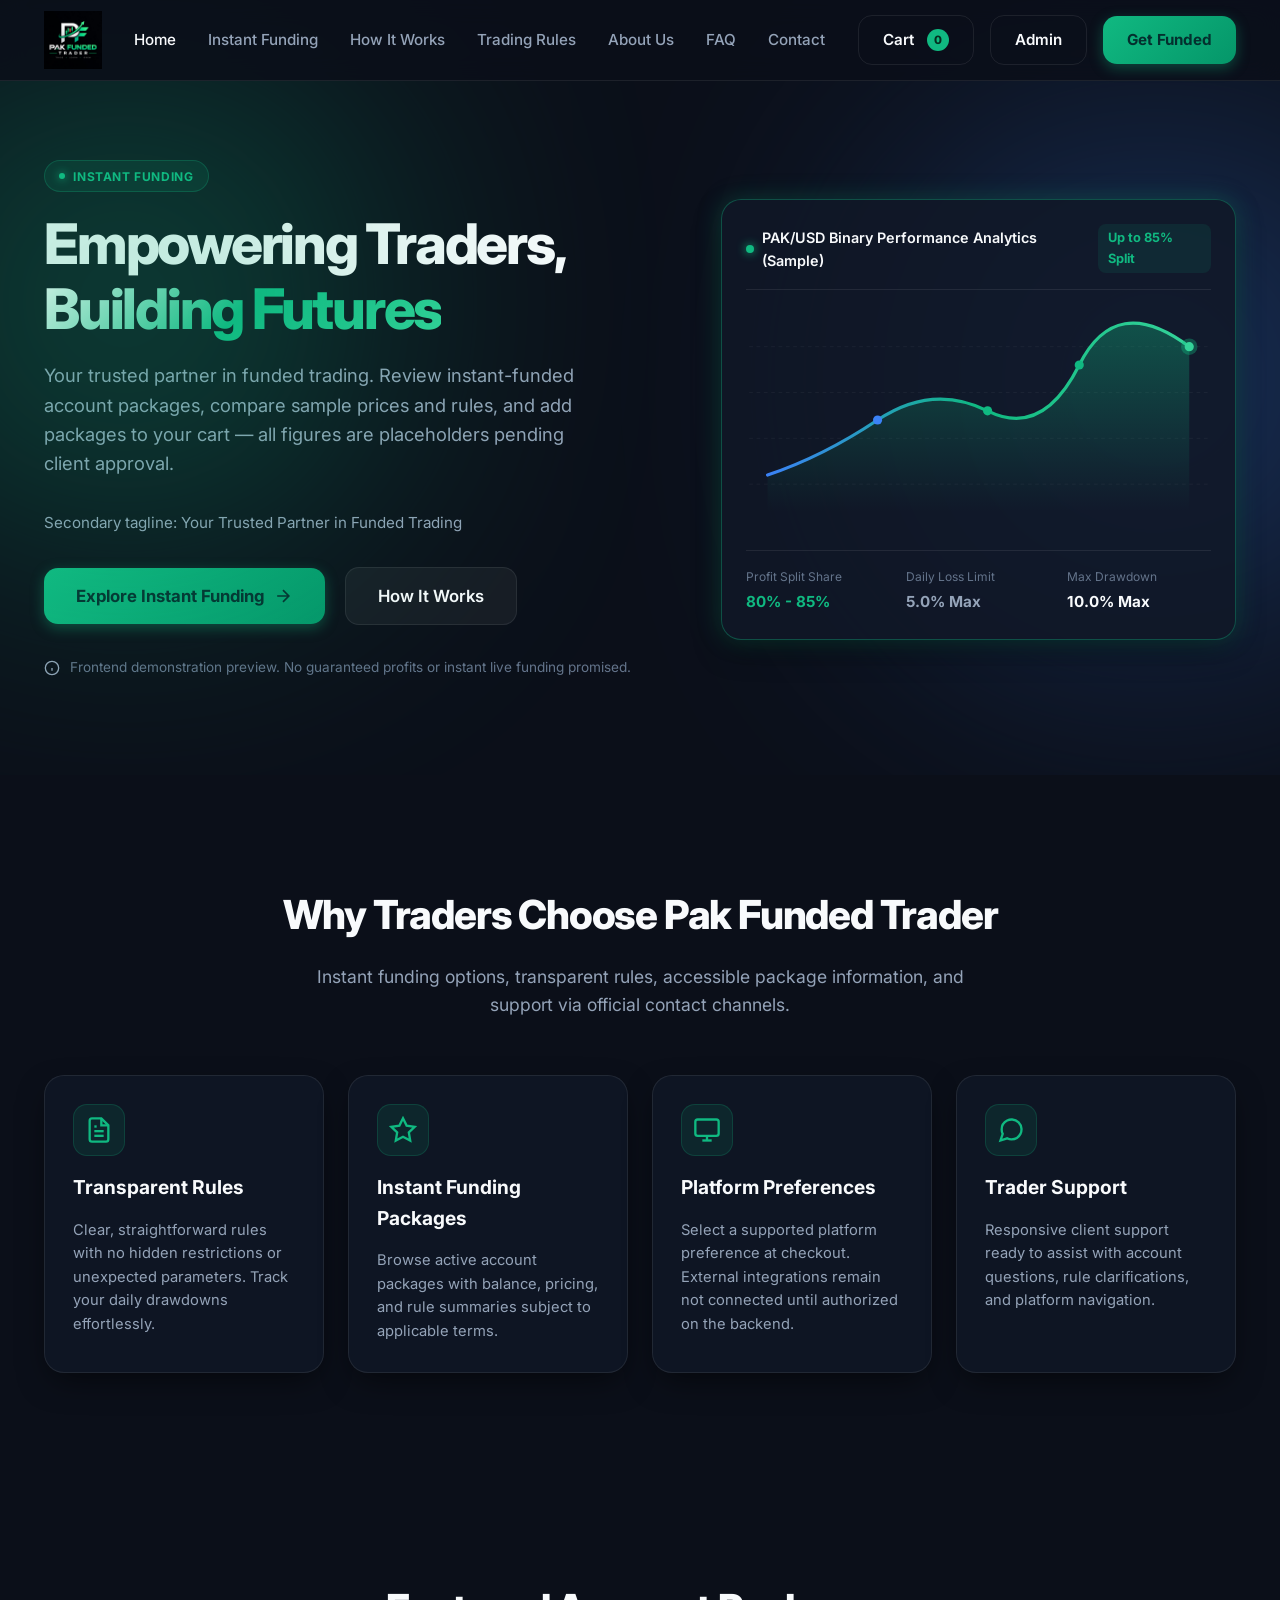
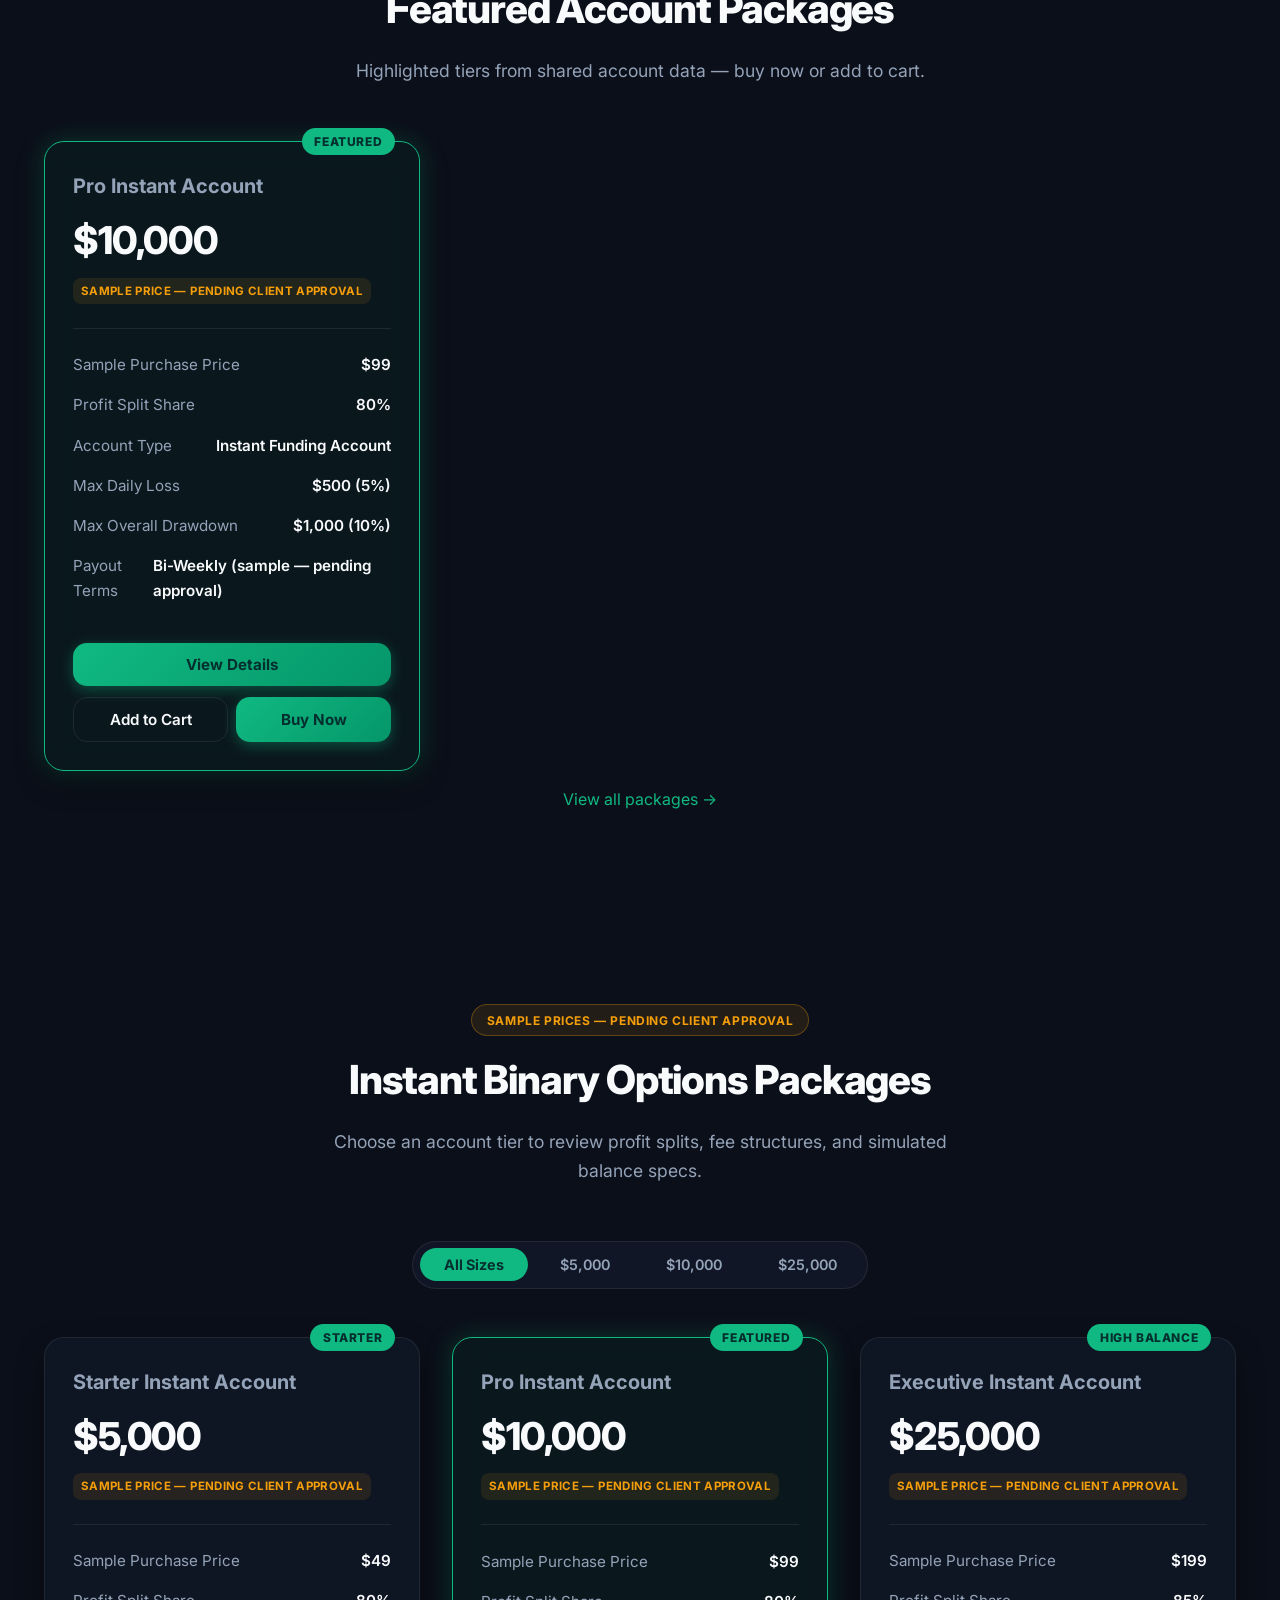
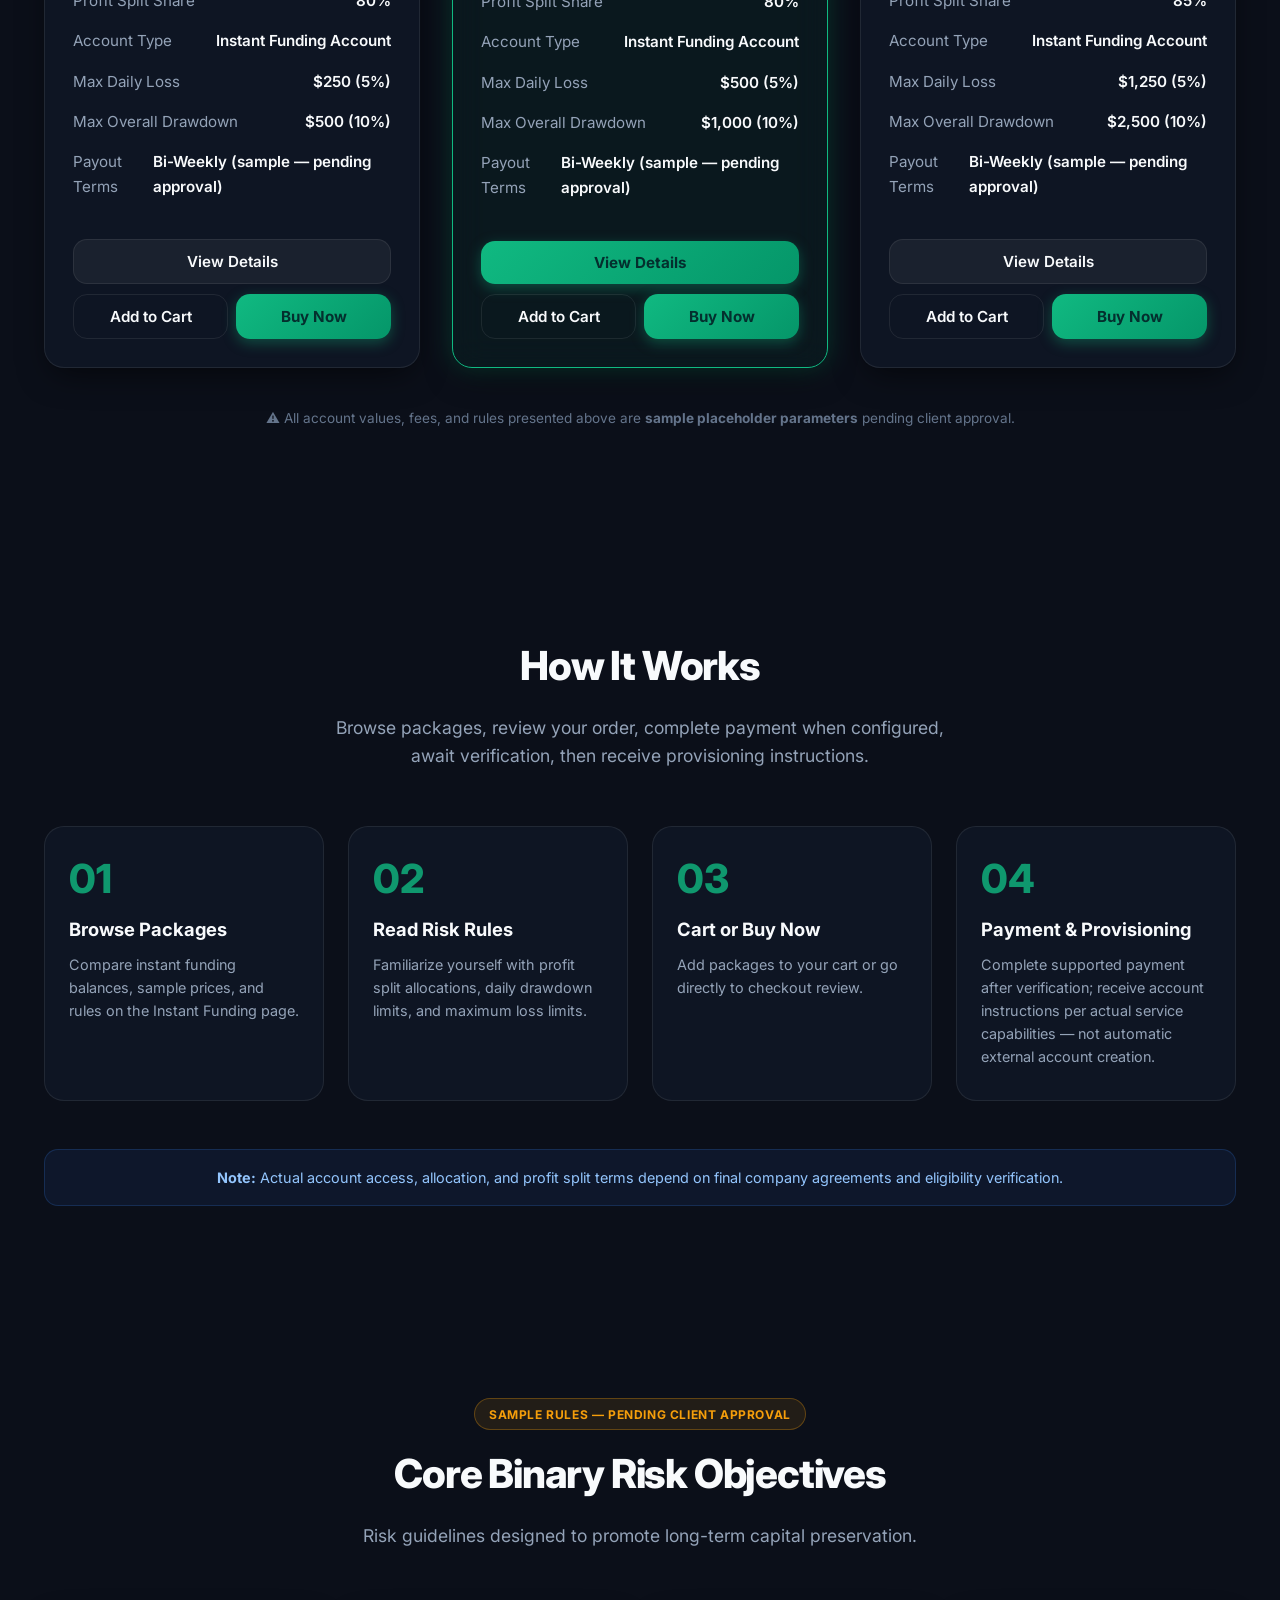
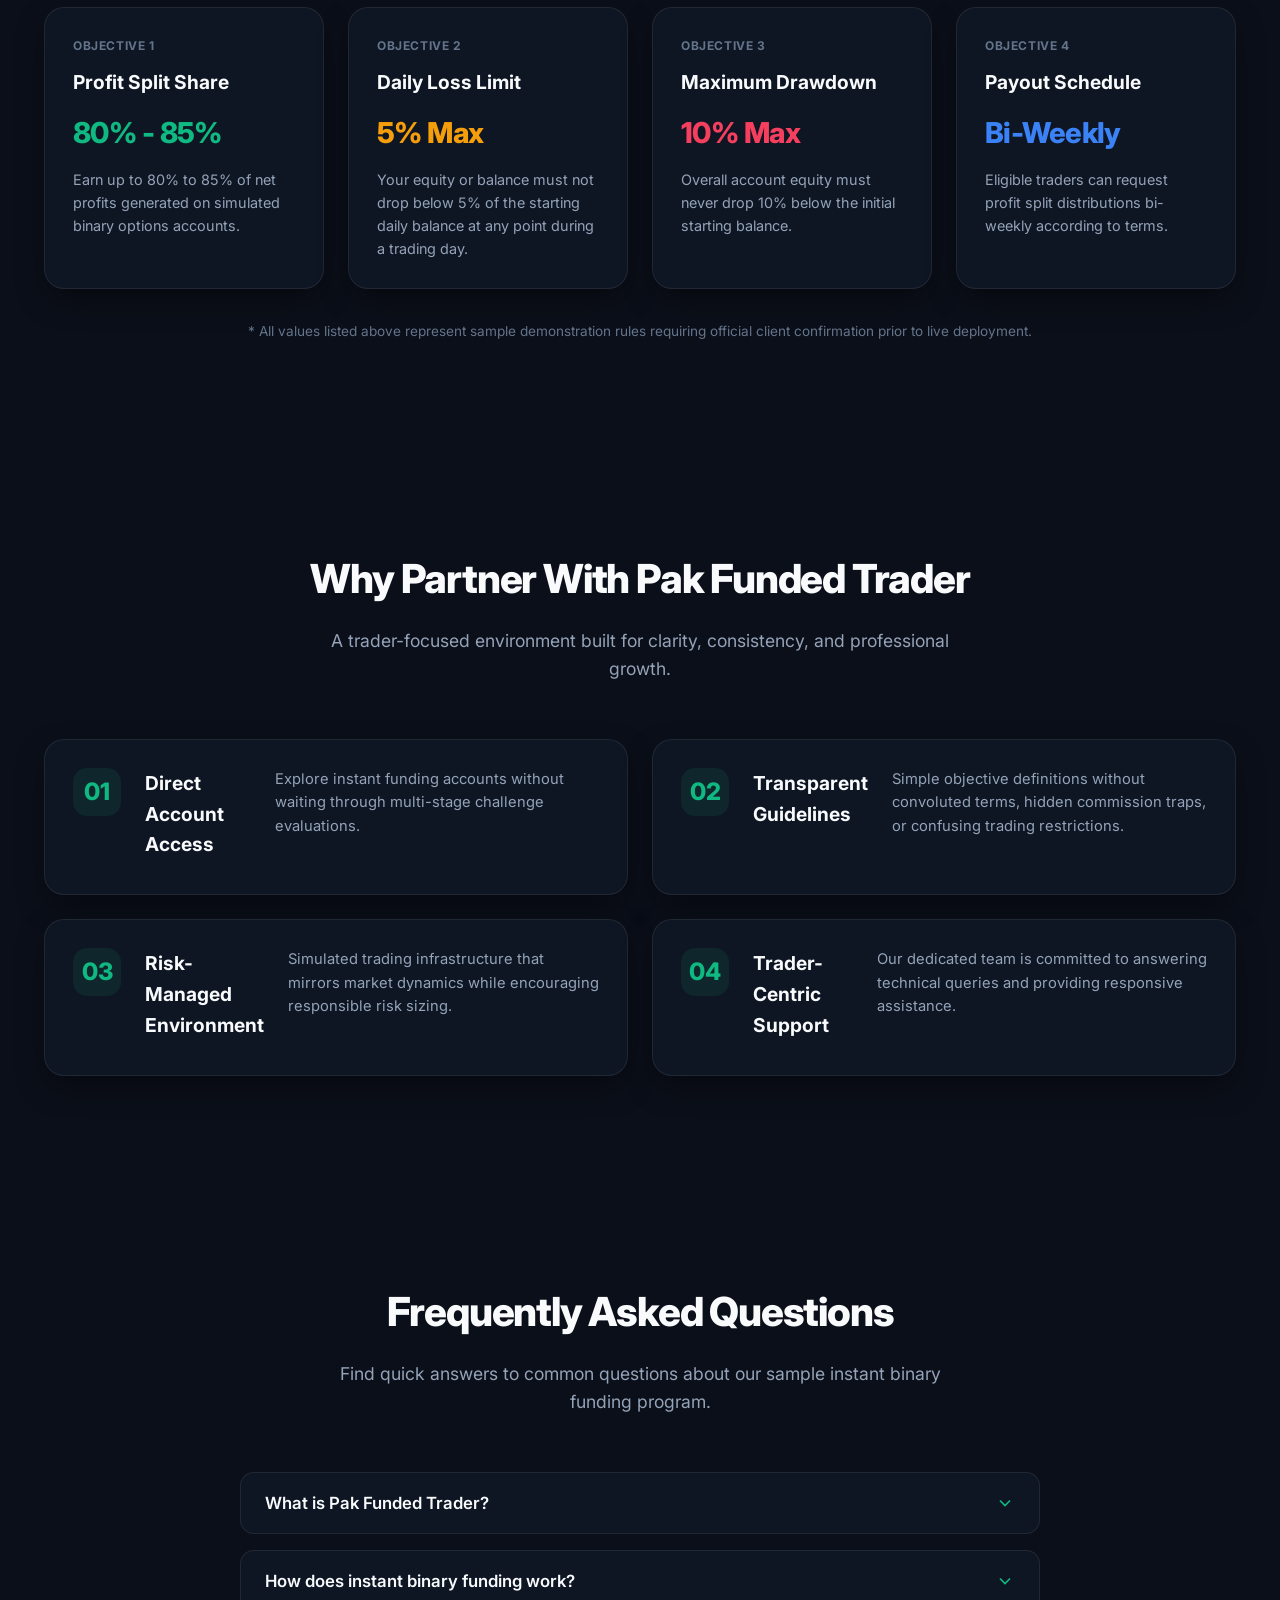
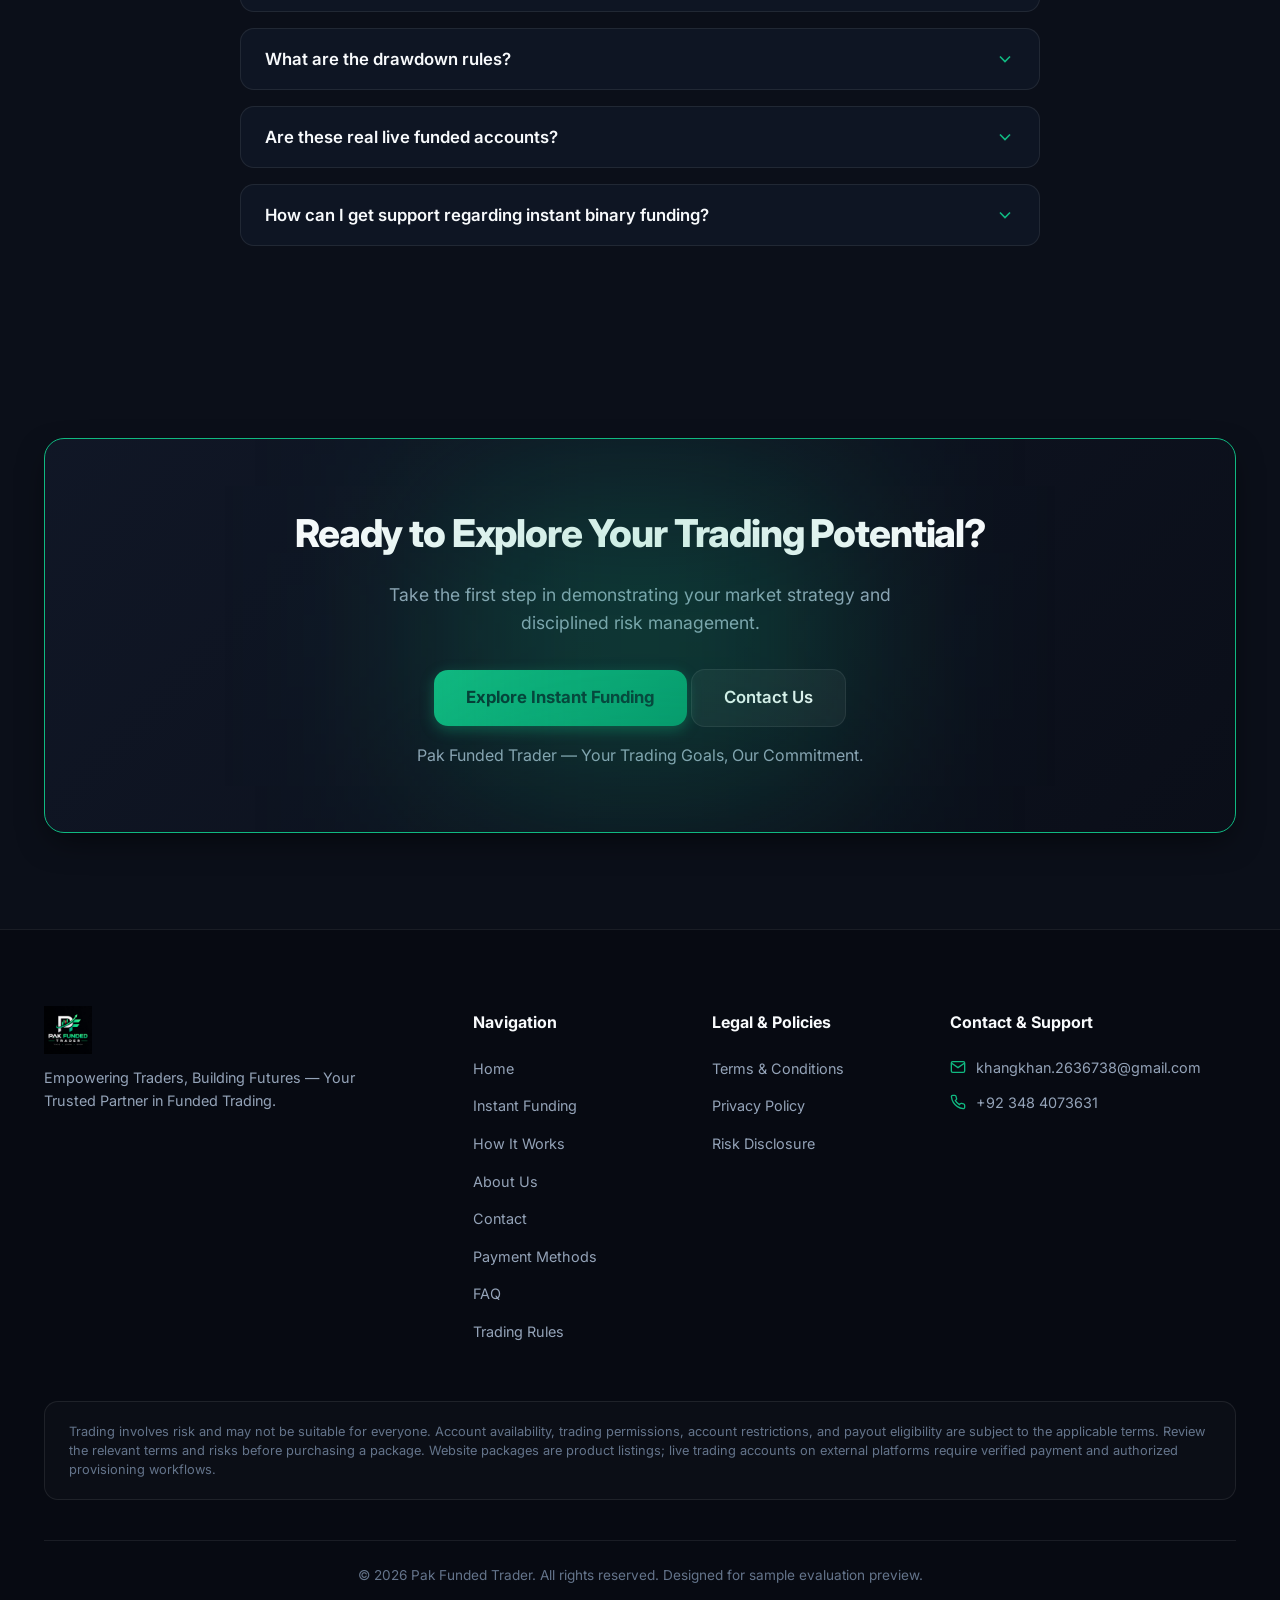
<file: index.html>
﻿<!DOCTYPE html>
<html lang="en">
<head>
  <meta charset="UTF-8">
  <meta name="viewport" content="width=device-width, initial-scale=1.0">
  <title>Pak Funded Trader | Empowering Traders, Building Futures</title>
  <meta name="description" content="Pak Funded Trader — instant funding account packages, transparent rules, and trader-focused support. Sample pricing pending client approval.">
  <link rel="preconnect" href="https://fonts.googleapis.com">
  <link rel="preconnect" href="https://fonts.gstatic.com" crossorigin>
  <link href="https://fonts.googleapis.com/css2?family=Inter:wght@300;400;500;600;700;800&display=swap" rel="stylesheet">
  <link rel="stylesheet" href="styles.css">
</head>
<body id="top" data-page="home">

  <!-- NAVBAR -->
  <header class="header">
    <div class="container navbar">
      <a href="index.html" class="logo" aria-label="Pak Funded Trader Homepage">
        <img src="logo.jpg" alt="Pak Funded Trader" class="logo-img">
      </a>

      <!-- Desktop Nav -->
      <nav class="nav-menu" id="nav-menu" aria-label="Primary Navigation">
        <ul class="nav-list">
          <li><a href="index.html" class="nav-link active" data-nav="home">Home</a></li>
          <li><a href="instant-funding.html" class="nav-link" data-nav="instant">Instant Funding</a></li>
          <li><a href="how-it-works.html" class="nav-link" data-nav="how">How It Works</a></li>
          <li><a href="trading-rules.html" class="nav-link" data-nav="rules">Trading Rules</a></li>
          <li><a href="about.html" class="nav-link" data-nav="about">About Us</a></li>
          <li><a href="faq.html" class="nav-link" data-nav="faq">FAQ</a></li>
          <li><a href="contact.html" class="nav-link" data-nav="contact">Contact</a></li>
        </ul>
      </nav>

      <!-- Action Buttons -->
      <div class="nav-actions">
        <a href="cart.html" class="btn btn-outline cart-nav-link">Cart <span class="cart-count" id="cart-count" hidden>0</span></a>
        <a href="admin.html" class="btn btn-outline">Admin</a>
        <a href="instant-funding.html" class="btn btn-primary">Get Funded</a>
        <button class="hamburger" id="hamburger-btn" aria-label="Toggle navigation menu" aria-expanded="false" aria-controls="nav-menu">
          <span class="bar"></span>
          <span class="bar"></span>
          <span class="bar"></span>
        </button>
      </div>
    </div>
  </header>

  <main>
    <!-- HERO SECTION -->
    <section class="hero-section">
      <div class="hero-glow hero-glow-1"></div>
      <div class="hero-glow hero-glow-2"></div>
      <div class="container hero-container">
        <div class="hero-content">
          <div class="badge">
            <span class="badge-dot"></span>
            <span>INSTANT FUNDING</span>
          </div>
          <h1 class="hero-title">Empowering Traders, <span class="gradient-text">Building Futures</span></h1>
          <p class="hero-description">
            Your trusted partner in funded trading. Review instant-funded account packages, compare sample prices and rules, and add packages to your cart — all figures are placeholders pending client approval.
          </p>
          <p class="hero-description" style="font-size: 0.95rem; color: var(--text-muted);">Secondary tagline: Your Trusted Partner in Funded Trading</p>
          <div class="hero-actions">
            <a href="instant-funding.html" class="btn btn-primary btn-lg">
              Explore Instant Funding
              <svg width="20" height="20" viewBox="0 0 24 24" fill="none" stroke="currentColor" stroke-width="2"><path d="M5 12h14M12 5l7 7-7 7"/></svg>
            </a>
            <a href="how-it-works.html" class="btn btn-secondary btn-lg">How It Works</a>
          </div>
          <div class="hero-disclaimer">
            <svg width="16" height="16" viewBox="0 0 24 24" fill="none" stroke="#94A3B8" stroke-width="2"><circle cx="12" cy="12" r="10"/><path d="M12 16v-4M12 8h.01"/></svg>
            <span>Frontend demonstration preview. No guaranteed profits or instant live funding promised.</span>
          </div>
        </div>

        <!-- HERO GRAPHIC / SVG CHART -->
        <div class="hero-visual">
          <div class="chart-card">
            <div class="chart-header">
              <div class="chart-title">
                <span class="indicator-dot"></span>
                <span>PAK/USD Binary Performance Analytics (Sample)</span>
              </div>
              <div class="chart-badge">Up to 85% Split</div>
            </div>
            
            <div class="chart-container">
              <svg class="chart-svg" viewBox="0 0 500 240" fill="none" xmlns="http://www.w3.org/2000/svg">
                <defs>
                  <linearGradient id="chartGradient" x1="0" y1="0" x2="0" y2="1">
                    <stop offset="0%" stop-color="#10B981" stop-opacity="0.35"/>
                    <stop offset="100%" stop-color="#10B981" stop-opacity="0.0"/>
                  </linearGradient>
                  <linearGradient id="lineGradient" x1="0" y1="0" x2="1" y2="0">
                    <stop offset="0%" stop-color="#3B82F6"/>
                    <stop offset="50%" stop-color="#10B981"/>
                    <stop offset="100%" stop-color="#34D399"/>
                  </linearGradient>
                </defs>

                <!-- Grid lines -->
                <line x1="0" y1="40" x2="500" y2="40" stroke="rgba(255,255,255,0.05)" stroke-dasharray="4 4"/>
                <line x1="0" y1="90" x2="500" y2="90" stroke="rgba(255,255,255,0.05)" stroke-dasharray="4 4"/>
                <line x1="0" y1="140" x2="500" y2="140" stroke="rgba(255,255,255,0.05)" stroke-dasharray="4 4"/>
                <line x1="0" y1="190" x2="500" y2="190" stroke="rgba(255,255,255,0.05)" stroke-dasharray="4 4"/>

                <!-- Fill Area -->
                <path d="M 20 180 Q 80 160 140 120 T 260 110 T 360 60 T 480 40 L 480 220 L 20 220 Z" fill="url(#chartGradient)"/>

                <!-- Main Line -->
                <path class="animated-path" d="M 20 180 Q 80 160 140 120 T 260 110 T 360 60 T 480 40" stroke="url(#lineGradient)" stroke-width="3.5" stroke-linecap="round" fill="none"/>

                <!-- Pulsing Nodes -->
                <circle cx="140" cy="120" r="5" fill="#3B82F6" />
                <circle cx="260" cy="110" r="5" fill="#10B981" />
                <circle cx="360" cy="60" r="5" fill="#10B981" />
                
                <g class="pulse-point">
                  <circle cx="480" cy="40" r="8" fill="#10B981" fill-opacity="0.4">
                    <animate attributeName="r" values="6;12;6" dur="2s" repeatCount="indefinite" />
                    <animate attributeName="fill-opacity" values="0.6;0.1;0.6" dur="2s" repeatCount="indefinite" />
                  </circle>
                  <circle cx="480" cy="40" r="5" fill="#34D399" />
                </g>
              </svg>
            </div>

            <div class="chart-stats">
              <div class="stat-item">
                <span class="stat-label">Profit Split Share</span>
                <span class="stat-value text-emerald">80% - 85%</span>
              </div>
              <div class="stat-item">
                <span class="stat-label">Daily Loss Limit</span>
                <span class="stat-value text-muted">5.0% Max</span>
              </div>
              <div class="stat-item">
                <span class="stat-label">Max Drawdown</span>
                <span class="stat-value">10.0% Max</span>
              </div>
            </div>
          </div>
        </div>
      </div>
    </section>

    <!-- TRUST & FEATURES SECTION -->
    <section class="section features-section" id="features">
      <div class="container">
        <div class="section-header text-center">
          <h2 class="section-title">Why Traders Choose Pak Funded Trader</h2>
          <p class="section-subtitle">Instant funding options, transparent rules, accessible package information, and support via official contact channels.</p>
        </div>

        <div class="features-grid">
          <div class="card feature-card">
            <div class="feature-icon">
              <svg width="28" height="28" viewBox="0 0 24 24" fill="none" stroke="#10B981" stroke-width="2"><path d="M14 2H6a2 2 0 0 0-2 2v16a2 2 0 0 0 2 2h12a2 2 0 0 0 2-2V8z"/><polyline points="14 2 14 8 20 8"/><line x1="16" y1="13" x2="8" y2="13"/><line x1="16" y1="17" x2="8" y2="17"/><polyline points="10 9 9 9 8 9"/></svg>
            </div>
            <h3>Transparent Rules</h3>
            <p>Clear, straightforward rules with no hidden restrictions or unexpected parameters. Track your daily drawdowns effortlessly.</p>
          </div>

          <div class="card feature-card">
            <div class="feature-icon">
              <svg width="28" height="28" viewBox="0 0 24 24" fill="none" stroke="#10B981" stroke-width="2"><polygon points="12 2 15.09 8.26 22 9.27 17 14.14 18.18 21.02 12 17.77 5.82 21.02 7 14.14 2 9.27 8.91 8.26 12 2"/></svg>
            </div>
            <h3>Instant Funding Packages</h3>
            <p>Browse active account packages with balance, pricing, and rule summaries subject to applicable terms.</p>
          </div>

          <div class="card feature-card">
            <div class="feature-icon">
              <svg width="28" height="28" viewBox="0 0 24 24" fill="none" stroke="#10B981" stroke-width="2"><rect x="2" y="3" width="20" height="14" rx="2" ry="2"/><line x1="8" y1="21" x2="16" y2="21"/><line x1="12" y1="17" x2="12" y2="21"/></svg>
            </div>
            <h3>Platform Preferences</h3>
            <p>Select a supported platform preference at checkout. External integrations remain not connected until authorized on the backend.</p>
          </div>

          <div class="card feature-card">
            <div class="feature-icon">
              <svg width="28" height="28" viewBox="0 0 24 24" fill="none" stroke="#10B981" stroke-width="2"><path d="M21 11.5a8.38 8.38 0 0 1-.9 3.8 8.5 8.5 0 0 1-7.6 4.7 8.38 8.38 0 0 1-3.8-.9L3 21l1.9-5.7a8.38 8.38 0 0 1-.9-3.8 8.5 8.5 0 0 1 4.7-7.6 8.38 8.38 0 0 1 3.8-.9h.5a8.48 8.48 0 0 1 8 8v.5z"/></svg>
            </div>
            <h3>Trader Support</h3>
            <p>Responsive client support ready to assist with account questions, rule clarifications, and platform navigation.</p>
          </div>
        </div>
      </div>
    </section>

    <!-- FEATURED PACKAGES -->
    <section class="section challenges-section" id="featured-packages">
      <div class="container">
        <div class="section-header text-center">
          <h2 class="section-title">Featured Account Packages</h2>
          <p class="section-subtitle">Highlighted tiers from shared account data — buy now or add to cart.</p>
        </div>
        <div class="challenges-grid" id="featured-packages-container"></div>
        <p class="text-center" style="margin-top: 1rem;"><a href="instant-funding.html" class="text-emerald">View all packages →</a></p>
      </div>
    </section>

    <!-- INSTANT FUNDING PREVIEW SECTION (AUTOMATICALLY POPULATED FROM ACCOUNTS.JS) -->
    <section class="section challenges-section" id="challenges">
      <div class="container">
        <div class="section-header text-center">
          <div class="badge badge-warning">SAMPLE PRICES — PENDING CLIENT APPROVAL</div>
          <h2 class="section-title">Instant Binary Options Packages</h2>
          <p class="section-subtitle">Choose an account tier to review profit splits, fee structures, and simulated balance specs.</p>
        </div>

        <!-- Tier Selector Controls -->
        <div class="tier-selector" id="tier-selector" role="tablist" aria-label="Account size filter">
          <button class="tier-btn active" role="tab" aria-selected="true" data-size="all">All Sizes</button>
          <button class="tier-btn" role="tab" aria-selected="false" data-size="5000">$5,000</button>
          <button class="tier-btn" role="tab" aria-selected="false" data-size="10000">$10,000</button>
          <button class="tier-btn" role="tab" aria-selected="false" data-size="25000">$25,000</button>
        </div>

        <!-- Dynamic Challenge Grid Container (Populated automatically from accounts.js) -->
        <div class="challenges-grid" id="challenge-cards-container">
          <!-- Populated dynamically by script.js using accounts.js -->
        </div>

        <div class="sample-notice text-center">
          <p>⚠️ All account values, fees, and rules presented above are <strong>sample placeholder parameters</strong> pending client approval.</p>
        </div>
      </div>
    </section>

    <!-- HOW IT WORKS SECTION -->
    <section class="section how-it-works-section" id="how-it-works">
      <div class="container">
        <div class="section-header text-center">
          <h2 class="section-title">How It Works</h2>
          <p class="section-subtitle">Browse packages, review your order, complete payment when configured, await verification, then receive provisioning instructions.</p>
        </div>

        <div class="steps-grid">
          <div class="step-card">
            <div class="step-number">01</div>
            <div class="step-content">
              <h3>Browse Packages</h3>
              <p>Compare instant funding balances, sample prices, and rules on the Instant Funding page.</p>
            </div>
          </div>

          <div class="step-card">
            <div class="step-number">02</div>
            <div class="step-content">
              <h3>Read Risk Rules</h3>
              <p>Familiarize yourself with profit split allocations, daily drawdown limits, and maximum loss limits.</p>
            </div>
          </div>

          <div class="step-card">
            <div class="step-number">03</div>
            <div class="step-content">
              <h3>Cart or Buy Now</h3>
              <p>Add packages to your cart or go directly to checkout review.</p>
            </div>
          </div>

          <div class="step-card">
            <div class="step-number">04</div>
            <div class="step-content">
              <h3>Payment &amp; Provisioning</h3>
              <p>Complete supported payment after verification; receive account instructions per actual service capabilities — not automatic external account creation.</p>
            </div>
          </div>
        </div>

        <div class="info-box text-center">
          <p><strong>Note:</strong> Actual account access, allocation, and profit split terms depend on final company agreements and eligibility verification.</p>
        </div>
      </div>
    </section>

    <!-- TRADING RULES PREVIEW -->
    <section class="section rules-section" id="rules">
      <div class="container">
        <div class="section-header text-center">
          <div class="badge badge-warning">SAMPLE RULES — PENDING CLIENT APPROVAL</div>
          <h2 class="section-title">Core Binary Risk Objectives</h2>
          <p class="section-subtitle">Risk guidelines designed to promote long-term capital preservation.</p>
        </div>

        <div class="rules-grid">
          <div class="card rule-card">
            <div class="rule-badge">Objective 1</div>
            <h3>Profit Split Share</h3>
            <div class="rule-value text-emerald">80% - 85%</div>
            <p>Earn up to 80% to 85% of net profits generated on simulated binary options accounts.</p>
          </div>

          <div class="card rule-card">
            <div class="rule-badge">Objective 2</div>
            <h3>Daily Loss Limit</h3>
            <div class="rule-value text-amber">5% Max</div>
            <p>Your equity or balance must not drop below 5% of the starting daily balance at any point during a trading day.</p>
          </div>

          <div class="card rule-card">
            <div class="rule-badge">Objective 3</div>
            <h3>Maximum Drawdown</h3>
            <div class="rule-value text-rose">10% Max</div>
            <p>Overall account equity must never drop 10% below the initial starting balance.</p>
          </div>

          <div class="card rule-card">
            <div class="rule-badge">Objective 4</div>
            <h3>Payout Schedule</h3>
            <div class="rule-value text-blue">Bi-Weekly</div>
            <p>Eligible traders can request profit split distributions bi-weekly according to terms.</p>
          </div>
        </div>

        <div class="rules-disclaimer text-center">
          <p>* All values listed above represent sample demonstration rules requiring official client confirmation prior to live deployment.</p>
        </div>
      </div>
    </section>

    <!-- WHY CHOOSE US -->
    <section class="section why-us-section" id="why-us">
      <div class="container">
        <div class="section-header text-center">
          <h2 class="section-title">Why Partner With Pak Funded Trader</h2>
          <p class="section-subtitle">A trader-focused environment built for clarity, consistency, and professional growth.</p>
        </div>

        <div class="why-us-grid">
          <div class="card why-card">
            <div class="why-number">01</div>
            <h3>Direct Account Access</h3>
            <p>Explore instant funding accounts without waiting through multi-stage challenge evaluations.</p>
          </div>

          <div class="card why-card">
            <div class="why-number">02</div>
            <h3>Transparent Guidelines</h3>
            <p>Simple objective definitions without convoluted terms, hidden commission traps, or confusing trading restrictions.</p>
          </div>

          <div class="card why-card">
            <div class="why-number">03</div>
            <h3>Risk-Managed Environment</h3>
            <p>Simulated trading infrastructure that mirrors market dynamics while encouraging responsible risk sizing.</p>
          </div>

          <div class="card why-card">
            <div class="why-number">04</div>
            <h3>Trader-Centric Support</h3>
            <p>Our dedicated team is committed to answering technical queries and providing responsive assistance.</p>
          </div>
        </div>
      </div>
    </section>

    <!-- FAQ SECTION -->
    <section class="section faq-section" id="faq">
      <div class="container">
        <div class="section-header text-center">
          <h2 class="section-title">Frequently Asked Questions</h2>
          <p class="section-subtitle">Find quick answers to common questions about our sample instant binary funding program.</p>
        </div>

        <div class="faq-accordion" id="faq-accordion">
          <!-- Item 1 -->
          <div class="faq-item">
            <button class="faq-question" id="faq-q1" aria-expanded="false" aria-controls="faq-a1">
              <span>What is Pak Funded Trader?</span>
              <svg class="faq-icon" width="20" height="20" viewBox="0 0 24 24" fill="none" stroke="currentColor" stroke-width="2"><polyline points="6 9 12 15 18 9"/></svg>
            </button>
            <div class="faq-answer" id="faq-a1" role="region" aria-labelledby="faq-q1" hidden>
              <div class="faq-body">
                Pak Funded Trader is a modern instant binary funding platform concept designed to provide traders with structured simulated accounts and clear risk management parameters.
              </div>
            </div>
          </div>

          <!-- Item 2 -->
          <div class="faq-item">
            <button class="faq-question" id="faq-q2" aria-expanded="false" aria-controls="faq-a2">
              <span>How does instant binary funding work?</span>
              <svg class="faq-icon" width="20" height="20" viewBox="0 0 24 24" fill="none" stroke="currentColor" stroke-width="2"><polyline points="6 9 12 15 18 9"/></svg>
            </button>
            <div class="faq-answer" id="faq-a2" role="region" aria-labelledby="faq-q2" hidden>
              <div class="faq-body">
                Traders choose a sample account size ($5,000, $10,000, or $25,000) and trade on a simulated platform while staying within daily and maximum drawdown limits to earn profit splits.
              </div>
            </div>
          </div>

          <!-- Item 3 -->
          <div class="faq-item">
            <button class="faq-question" id="faq-q3" aria-expanded="false" aria-controls="faq-a3">
              <span>What are the drawdown rules?</span>
              <svg class="faq-icon" width="20" height="20" viewBox="0 0 24 24" fill="none" stroke="currentColor" stroke-width="2"><polyline points="6 9 12 15 18 9"/></svg>
            </button>
            <div class="faq-answer" id="faq-a3" role="region" aria-labelledby="faq-q3" hidden>
              <div class="faq-body">
                The sample rules specify a 5% Maximum Daily Loss limit calculated from starting daily balance, and a 10% Maximum Total Drawdown limit calculated from initial starting balance.
              </div>
            </div>
          </div>

          <!-- Item 4 -->
          <div class="faq-item">
            <button class="faq-question" id="faq-q4" aria-expanded="false" aria-controls="faq-a4">
              <span>Are these real live funded accounts?</span>
              <svg class="faq-icon" width="20" height="20" viewBox="0 0 24 24" fill="none" stroke="currentColor" stroke-width="2"><polyline points="6 9 12 15 18 9"/></svg>
            </button>
            <div class="faq-answer" id="faq-a4" role="region" aria-labelledby="faq-q4" hidden>
              <div class="faq-body">
                No. All accounts shown on this frontend preview are simulated sample accounts. Actual funding, contract agreements, and live account allocations are subject to final company approval and legal verification.
              </div>
            </div>
          </div>

          <!-- Item 5 -->
          <div class="faq-item">
            <button class="faq-question" id="faq-q5" aria-expanded="false" aria-controls="faq-a5">
              <span>How can I get support regarding instant binary funding?</span>
              <svg class="faq-icon" width="20" height="20" viewBox="0 0 24 24" fill="none" stroke="currentColor" stroke-width="2"><polyline points="6 9 12 15 18 9"/></svg>
            </button>
            <div class="faq-answer" id="faq-a5" role="region" aria-labelledby="faq-q5" hidden>
              <div class="faq-body">
                Email <a href="mailto:khangkhan.2636738@gmail.com">khangkhan.2636738@gmail.com</a> or WhatsApp <a href="https://wa.me/923484073631">+92 348 4073631</a>. See the <a href="contact.html">Contact</a> page for payment methods.
              </div>
            </div>
          </div>
        </div>
      </div>
    </section>

    <!-- FINAL CALL TO ACTION -->
    <section class="section cta-section" id="cta">
      <div class="container">
        <div class="card cta-card text-center">
          <div class="cta-glow"></div>
          <h2 class="cta-title">Ready to Explore Your Trading Potential?</h2>
          <p class="cta-description">Take the first step in demonstrating your market strategy and disciplined risk management.</p>
          <div class="cta-actions">
            <a href="instant-funding.html" class="btn btn-primary btn-lg">Explore Instant Funding</a>
            <a href="contact.html" class="btn btn-secondary btn-lg">Contact Us</a>
          </div>
          <p style="margin-top: 1rem; color: var(--text-muted);">Pak Funded Trader — Your Trading Goals, Our Commitment.</p>
        </div>
      </div>
    </section>
  </main>

  <!-- FOOTER -->
  <footer class="footer">
    <div class="container">
      <div class="footer-grid">
        <div class="footer-brand">
          <a href="index.html" class="logo" aria-label="Pak Funded Trader Homepage">
            <img src="logo.jpg" alt="Pak Funded Trader" class="logo-img logo-img-footer">
          </a>
          <p class="footer-tagline">Empowering Traders, Building Futures — Your Trusted Partner in Funded Trading.</p>
        </div>

        <div class="footer-links">
          <h4>Navigation</h4>
          <ul>
            <li><a href="index.html">Home</a></li>
            <li><a href="instant-funding.html">Instant Funding</a></li>
            <li><a href="how-it-works.html">How It Works</a></li>
            <li><a href="about.html">About Us</a></li>
            <li><a href="contact.html">Contact</a></li>
            <li><a href="contact.html#payment-methods">Payment Methods</a></li>
            <li><a href="faq.html">FAQ</a></li>
            <li><a href="trading-rules.html">Trading Rules</a></li>
          </ul>
        </div>

        <div class="footer-links">
          <h4>Legal & Policies</h4>
          <ul>
            <li><a href="#" class="js-modal-trigger" data-action="terms">Terms & Conditions</a></li>
            <li><a href="#" class="js-modal-trigger" data-action="privacy">Privacy Policy</a></li>
            <li><a href="#" class="js-modal-trigger" data-action="risk">Risk Disclosure</a></li>
          </ul>
        </div>

        <div class="footer-links">
          <h4>Contact & Support</h4>
          <ul>
            <li class="contact-item">
              <svg width="16" height="16" viewBox="0 0 24 24" fill="none" stroke="#10B981" stroke-width="2"><path d="M4 4h16c1.1 0 2 .9 2 2v12c0 1.1-.9 2-2 2H4c-1.1 0-2-.9-2-2V6c0-1.1.9-2 2-2z"/><polyline points="22,6 12,13 2,6"/></svg>
              <a href="mailto:khangkhan.2636738@gmail.com">khangkhan.2636738@gmail.com</a>
            </li>
            <li class="contact-item">
              <svg width="16" height="16" viewBox="0 0 24 24" fill="none" stroke="#10B981" stroke-width="2"><path d="M22 16.92v3a2 2 0 0 1-2.18 2 19.79 19.79 0 0 1-8.63-3.07 19.5 19.5 0 0 1-6-6 19.79 19.79 0 0 1-3.07-8.67A2 2 0 0 1 4.11 2h3a2 2 0 0 1 2 1.72 12.84 12.84 0 0 0 .7 2.81 2 2 0 0 1-.45 2.11L8.09 9.91a16 16 0 0 0 6 6l1.27-1.27a2 2 0 0 1 2.11-.45 12.84 12.84 0 0 0 2.81.7A2 2 0 0 1 22 16.92z"/></svg>
              <a href="https://wa.me/923484073631">+92 348 4073631</a>
            </li>
          </ul>
        </div>
      </div>

      <div class="footer-risk">
        <p>Trading involves risk and may not be suitable for everyone. Account availability, trading permissions, account restrictions, and payout eligibility are subject to the applicable terms. Review the relevant terms and risks before purchasing a package. Website packages are product listings; live trading accounts on external platforms require verified payment and authorized provisioning workflows.</p>
      </div>

      <div class="footer-bottom text-center">
        <p>&copy; 2026 Pak Funded Trader. All rights reserved. Designed for sample evaluation preview.</p>
      </div>
    </div>
  </footer>

  <!-- MODAL CONTAINER -->
  <div class="modal-overlay" id="modal-overlay" hidden>
    <div class="modal-card" role="dialog" aria-modal="true" aria-labelledby="modal-title">
      <button class="modal-close" id="modal-close-btn" aria-label="Close dialog">&times;</button>
      <div class="modal-icon">
        <svg width="32" height="32" viewBox="0 0 24 24" fill="none" stroke="#10B981" stroke-width="2"><circle cx="12" cy="12" r="10"/><path d="M12 16v-4M12 8h.01"/></svg>
      </div>
      <h3 id="modal-title" class="modal-title">Frontend Preview Mode</h3>
      <div id="modal-body" class="modal-body">
        <p>This button interaction demonstrates the user interface flow for Pak Funded Trader. Backend authentication, account creation, and payment processing are disabled in this frontend-only build.</p>
      </div>
      <button class="btn btn-primary btn-block" id="modal-ok-btn">Got It</button>
    </div>
  </div>

  <!-- Centralized Configuration & Main Script -->
  <script src="accounts.js"></script>
  <script src="platforms.js"></script>
  <script src="cart.js"></script>
  <script src="layout.js"></script>
  <script src="script.js"></script>
</body>
</html>
</file>
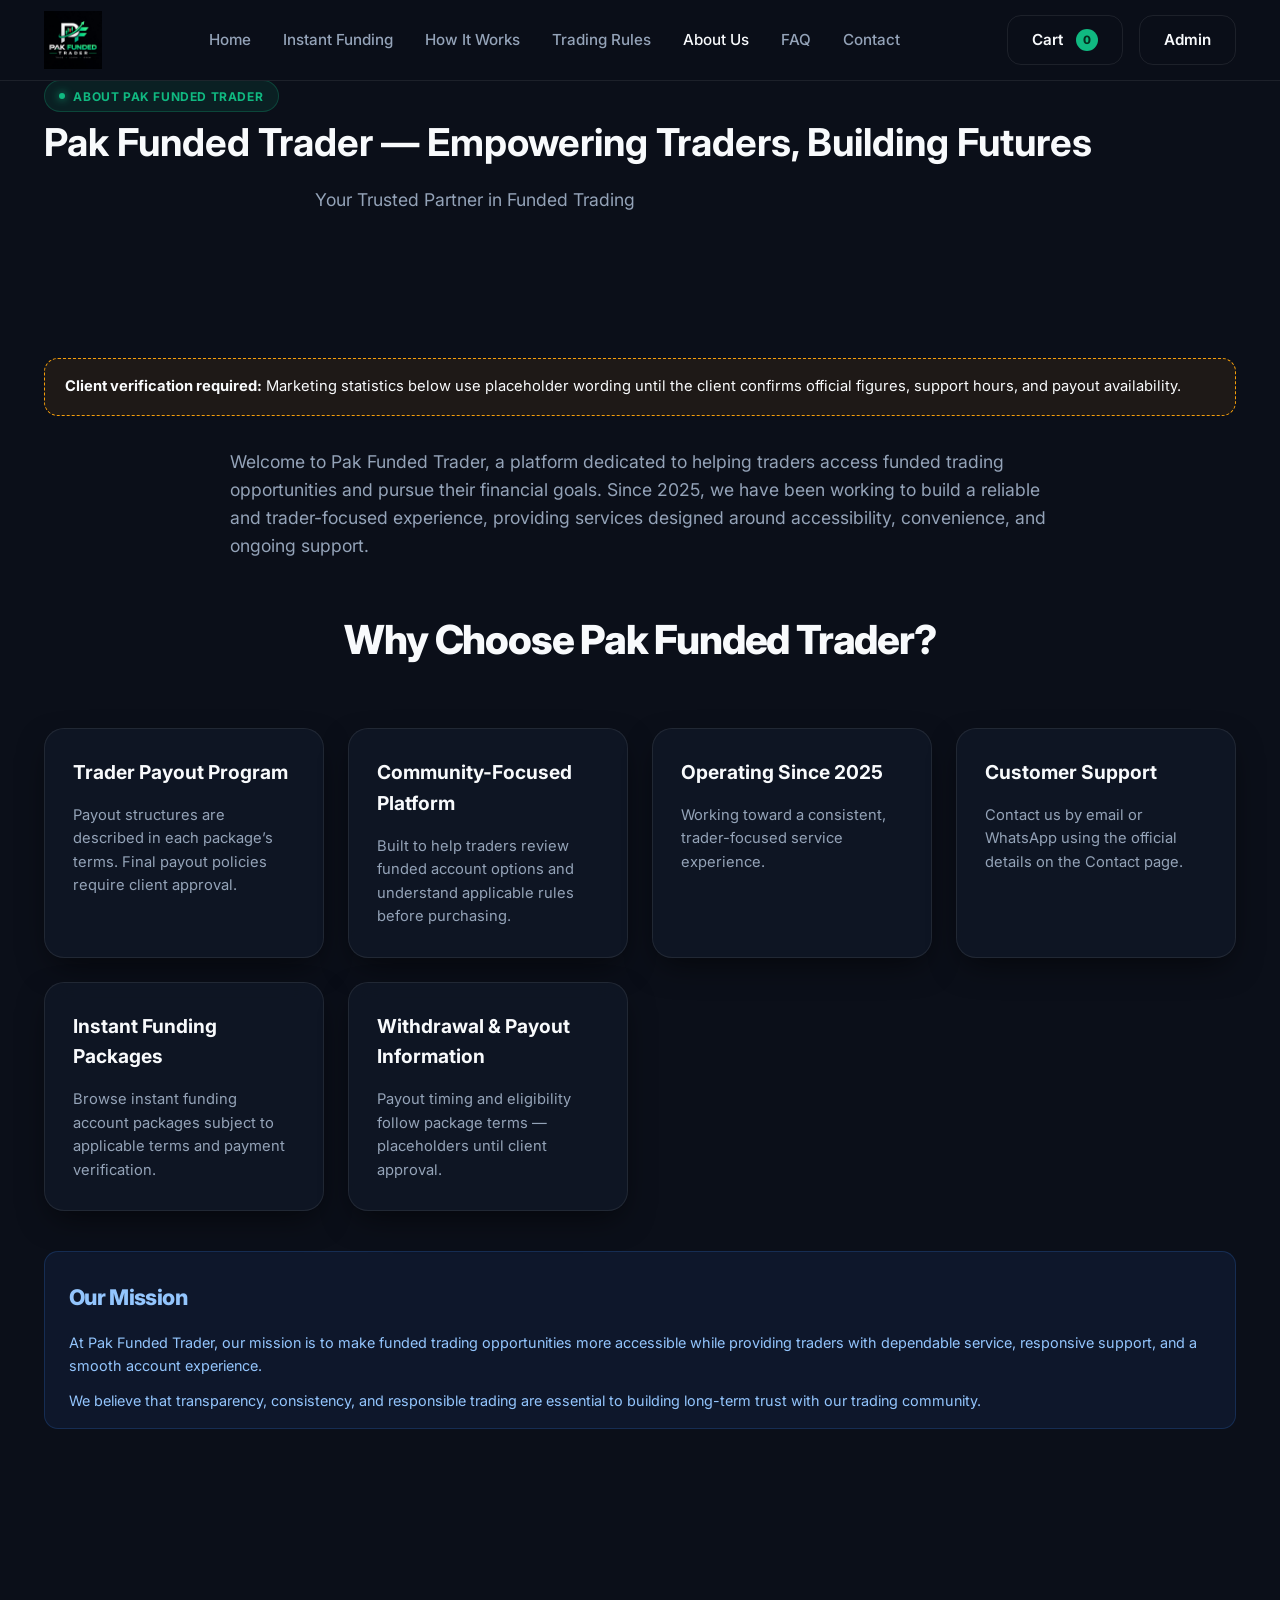
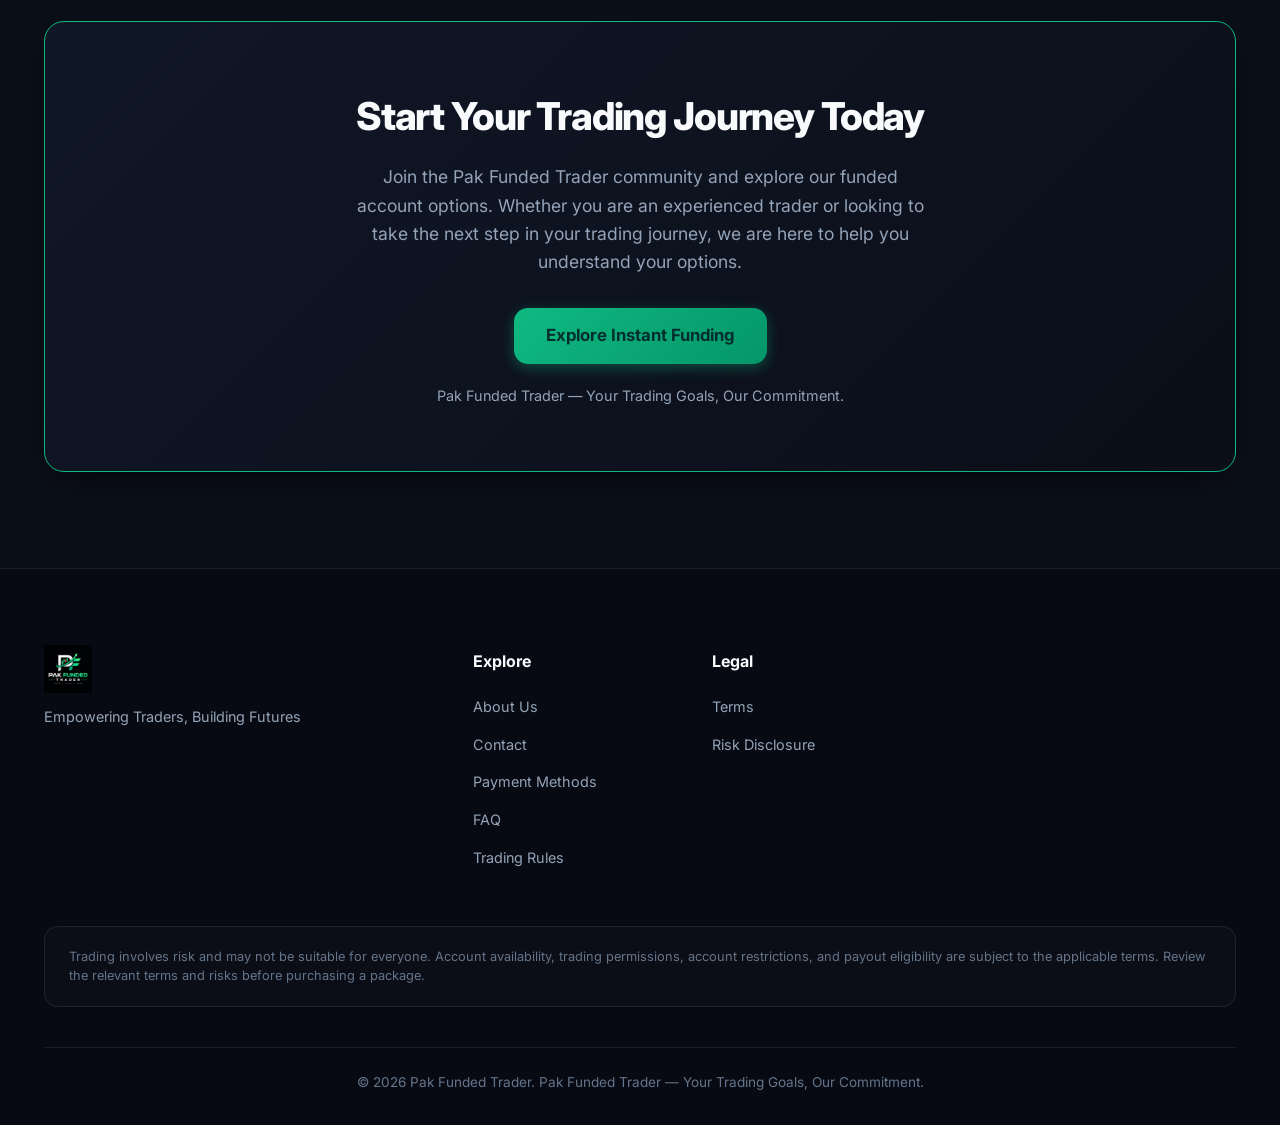
<file: about.html>
<!DOCTYPE html>
<html lang="en">
<head>
  <meta charset="UTF-8">
  <meta name="viewport" content="width=device-width, initial-scale=1.0">
  <title>About Us | Pak Funded Trader</title>
  <meta name="description" content="Learn about Pak Funded Trader — empowering traders and building futures through instant funding account packages.">
  <link rel="preconnect" href="https://fonts.googleapis.com">
  <link rel="preconnect" href="https://fonts.gstatic.com" crossorigin>
  <link href="https://fonts.googleapis.com/css2?family=Inter:wght@300;400;500;600;700;800&display=swap" rel="stylesheet">
  <link rel="stylesheet" href="styles.css">
</head>
<body id="top" data-page="about">
  <header class="header">
    <div class="container navbar">
      <a href="index.html" class="logo" aria-label="Pak Funded Trader Homepage">
        <img src="logo.jpg" alt="Pak Funded Trader" class="logo-img">
      </a>
      <nav class="nav-menu" id="nav-menu" aria-label="Primary Navigation">
        <ul class="nav-list">
          <li><a href="index.html" class="nav-link" data-nav="home">Home</a></li>
          <li><a href="instant-funding.html" class="nav-link" data-nav="instant">Instant Funding</a></li>
          <li><a href="how-it-works.html" class="nav-link" data-nav="how">How It Works</a></li>
          <li><a href="trading-rules.html" class="nav-link" data-nav="rules">Trading Rules</a></li>
          <li><a href="about.html" class="nav-link active" data-nav="about">About Us</a></li>
          <li><a href="faq.html" class="nav-link" data-nav="faq">FAQ</a></li>
          <li><a href="contact.html" class="nav-link" data-nav="contact">Contact</a></li>
        </ul>
      </nav>
      <div class="nav-actions">
        <a href="cart.html" class="btn btn-outline cart-nav-link">Cart <span class="cart-count" id="cart-count" hidden>0</span></a>
        <a href="admin.html" class="btn btn-outline">Admin</a>
        <button class="hamburger" id="hamburger-btn" aria-label="Toggle navigation menu" aria-expanded="false" aria-controls="nav-menu">
          <span class="bar"></span><span class="bar"></span><span class="bar"></span>
        </button>
      </div>
    </div>
  </header>

  <main>
    <section class="page-hero section">
      <div class="container">
        <p class="badge"><span class="badge-dot"></span> ABOUT PAK FUNDED TRADER</p>
        <h1>Pak Funded Trader — Empowering Traders, Building Futures</h1>
        <p class="section-subtitle">Your Trusted Partner in Funded Trading</p>
      </div>
    </section>

    <section class="section">
      <div class="container">
        <div class="verification-banner">
          <strong>Client verification required:</strong> Marketing statistics below use placeholder wording until the client confirms official figures, support hours, and payout availability.
        </div>
        <p class="section-subtitle" style="max-width: 820px;">
          Welcome to Pak Funded Trader, a platform dedicated to helping traders access funded trading opportunities and pursue their financial goals. Since 2025, we have been working to build a reliable and trader-focused experience, providing services designed around accessibility, convenience, and ongoing support.
        </p>

        <div class="section-header text-center" style="margin-top: 3rem;">
          <h2 class="section-title">Why Choose Pak Funded Trader?</h2>
        </div>
        <div class="features-grid">
          <div class="card feature-card"><h3>Trader Payout Program</h3><p>Payout structures are described in each package’s terms. Final payout policies require client approval.</p></div>
          <div class="card feature-card"><h3>Community-Focused Platform</h3><p>Built to help traders review funded account options and understand applicable rules before purchasing.</p></div>
          <div class="card feature-card"><h3>Operating Since 2025</h3><p>Working toward a consistent, trader-focused service experience.</p></div>
          <div class="card feature-card"><h3>Customer Support</h3><p>Contact us by email or WhatsApp using the official details on the Contact page.</p></div>
          <div class="card feature-card"><h3>Instant Funding Packages</h3><p>Browse instant funding account packages subject to applicable terms and payment verification.</p></div>
          <div class="card feature-card"><h3>Withdrawal &amp; Payout Information</h3><p>Payout timing and eligibility follow package terms — placeholders until client approval.</p></div>
        </div>

        <div class="info-box" style="margin-top: 2.5rem;">
          <h2 class="section-title" style="font-size: 1.35rem;">Our Mission</h2>
          <p>At Pak Funded Trader, our mission is to make funded trading opportunities more accessible while providing traders with dependable service, responsive support, and a smooth account experience.</p>
          <p style="margin-top: 0.75rem;">We believe that transparency, consistency, and responsible trading are essential to building long-term trust with our trading community.</p>
        </div>
      </div>
    </section>

    <section class="section cta-section">
      <div class="container">
        <div class="card cta-card text-center">
          <h2 class="cta-title">Start Your Trading Journey Today</h2>
          <p class="cta-description">Join the Pak Funded Trader community and explore our funded account options. Whether you are an experienced trader or looking to take the next step in your trading journey, we are here to help you understand your options.</p>
          <a href="instant-funding.html" class="btn btn-primary btn-lg">Explore Instant Funding</a>
          <p style="margin-top: 1.25rem; color: var(--text-muted); font-size: 0.9rem;">Pak Funded Trader — Your Trading Goals, Our Commitment.</p>
        </div>
      </div>
    </section>
  </main>

  <footer class="footer">
    <div class="container">
      <div class="footer-grid">
        <div class="footer-brand">
          <a href="index.html" class="logo"><img src="logo.jpg" alt="Pak Funded Trader" class="logo-img logo-img-footer"></a>
          <p class="footer-tagline">Empowering Traders, Building Futures</p>
        </div>
        <div class="footer-links"><h4>Explore</h4><ul>
          <li><a href="about.html">About Us</a></li><li><a href="contact.html">Contact</a></li><li><a href="contact.html#payment-methods">Payment Methods</a></li><li><a href="faq.html">FAQ</a></li><li><a href="trading-rules.html">Trading Rules</a></li>
        </ul></div>
        <div class="footer-links"><h4>Legal</h4><ul>
          <li><a href="#" class="js-modal-trigger" data-action="terms">Terms</a></li><li><a href="#" class="js-modal-trigger" data-action="risk">Risk Disclosure</a></li>
        </ul></div>
      </div>
      <div class="footer-risk">
        <p>Trading involves risk and may not be suitable for everyone. Account availability, trading permissions, account restrictions, and payout eligibility are subject to the applicable terms. Review the relevant terms and risks before purchasing a package.</p>
      </div>
      <div class="footer-bottom text-center"><p>&copy; 2026 Pak Funded Trader. Pak Funded Trader — Your Trading Goals, Our Commitment.</p></div>
    </div>
  </footer>

  <div class="modal-overlay" id="modal-overlay" hidden>
    <div class="modal-card" role="dialog" aria-modal="true" aria-labelledby="modal-title">
      <button class="modal-close" id="modal-close-btn" aria-label="Close dialog">&times;</button>
      <h3 id="modal-title" class="modal-title">Notice</h3>
      <div id="modal-body" class="modal-body"></div>
      <button class="btn btn-primary btn-block" id="modal-ok-btn">Close</button>
    </div>
  </div>
  <script src="accounts.js"></script>
  <script src="platforms.js"></script>
  <script src="cart.js"></script>
  <script src="layout.js"></script>
  <script src="script.js"></script>
</body>
</html>
</file>
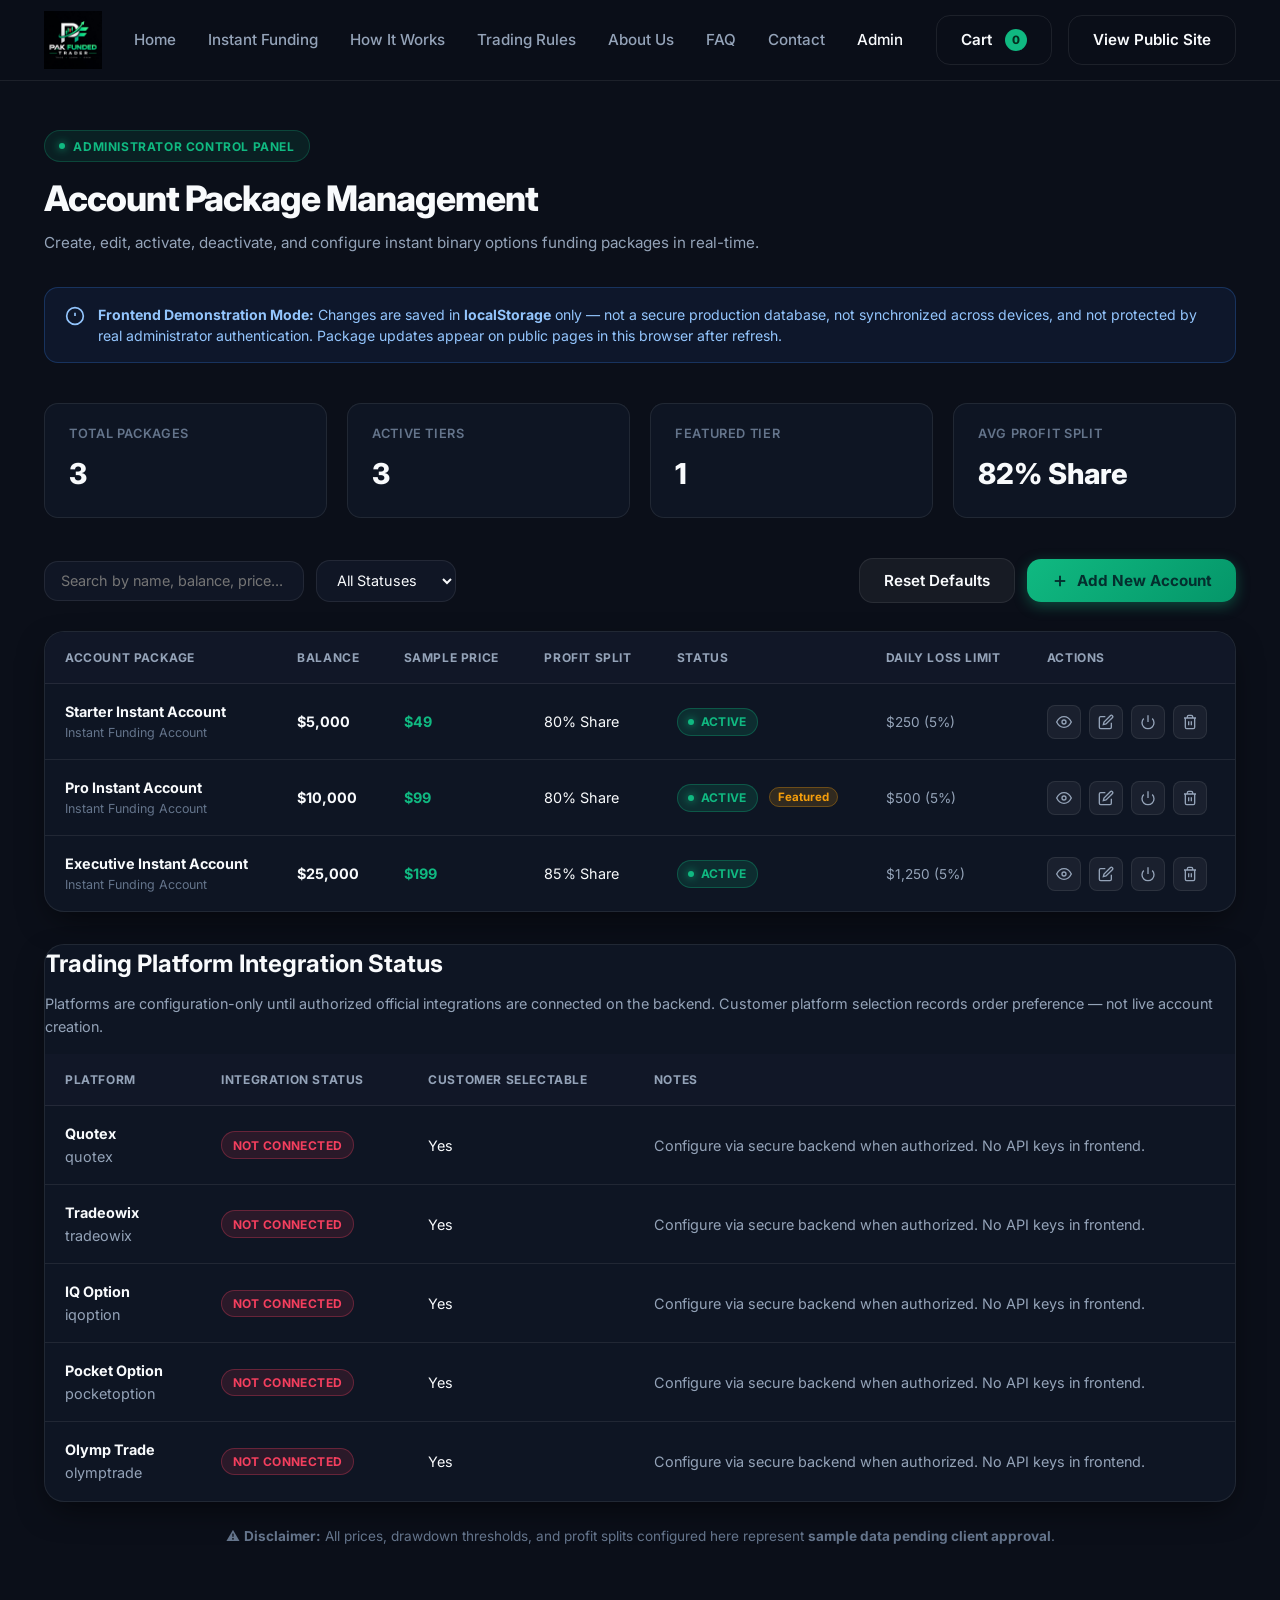
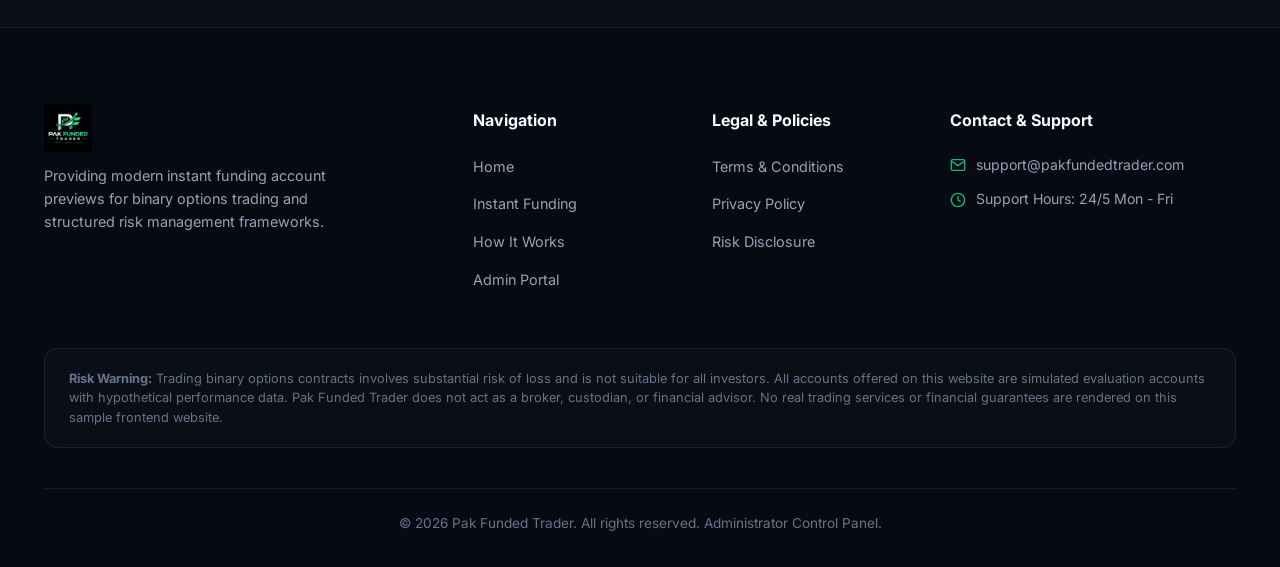
<file: admin.html>
﻿<!DOCTYPE html>
<html lang="en">
<head>
  <meta charset="UTF-8">
  <meta name="viewport" content="width=device-width, initial-scale=1.0">
  <title>Pak Funded Trader | Admin Dashboard - Account Management</title>
  <meta name="description" content="Admin Dashboard for managing Instant Funding account packages, pricing, rules, and status.">
  <link rel="preconnect" href="https://fonts.googleapis.com">
  <link rel="preconnect" href="https://fonts.gstatic.com" crossorigin>
  <link href="https://fonts.googleapis.com/css2?family=Inter:wght@300;400;500;600;700;800&display=swap" rel="stylesheet">
  <link rel="stylesheet" href="styles.css">
  <link rel="stylesheet" href="admin.css">
</head>
<body id="top" data-page="admin">

  <!-- HEADER / NAVBAR -->
  <header class="header">
    <div class="container navbar">
      <a href="index.html" class="logo" aria-label="Pak Funded Trader Homepage">
        <img src="logo.jpg" alt="Pak Funded Trader" class="logo-img">
      </a>

      <!-- Desktop Nav -->
      <nav class="nav-menu" id="nav-menu" aria-label="Primary Navigation">
        <ul class="nav-list">
          <li><a href="index.html" class="nav-link" data-nav="home">Home</a></li>
          <li><a href="instant-funding.html" class="nav-link" data-nav="instant">Instant Funding</a></li>
          <li><a href="how-it-works.html" class="nav-link" data-nav="how">How It Works</a></li>
          <li><a href="trading-rules.html" class="nav-link" data-nav="rules">Trading Rules</a></li>
          <li><a href="about.html" class="nav-link" data-nav="about">About Us</a></li>
          <li><a href="faq.html" class="nav-link" data-nav="faq">FAQ</a></li>
          <li><a href="contact.html" class="nav-link" data-nav="contact">Contact</a></li>
          <li><a href="admin.html" class="nav-link active" data-nav="admin">Admin</a></li>
        </ul>
      </nav>

      <!-- Action Buttons -->
      <div class="nav-actions">
        <a href="cart.html" class="btn btn-outline cart-nav-link">Cart <span class="cart-count" id="cart-count" hidden>0</span></a>
        <a href="instant-funding.html" class="btn btn-outline">View Public Site</a>
        <button class="hamburger" id="hamburger-btn" aria-label="Toggle navigation menu" aria-expanded="false" aria-controls="nav-menu">
          <span class="bar"></span>
          <span class="bar"></span>
          <span class="bar"></span>
        </button>
      </div>
    </div>
  </header>

  <main class="admin-main">
    <div class="container">
      
      <!-- Top Title Group -->
      <div class="admin-header-bar">
        <div class="admin-title-group">
          <div class="badge" style="margin-bottom: 0.5rem;">
            <span class="badge-dot"></span>
            <span>ADMINISTRATOR CONTROL PANEL</span>
          </div>
          <h1>Account Package Management</h1>
          <p>Create, edit, activate, deactivate, and configure instant binary options funding packages in real-time.</p>
        </div>
      </div>

      <!-- LocalStorage Notice Banner -->
      <div class="notice-banner">
        <svg width="20" height="20" viewBox="0 0 24 24" fill="none" stroke="currentColor" stroke-width="2"><circle cx="12" cy="12" r="10"/><line x1="12" y1="8" x2="12" y2="12"/><line x1="12" y1="16" x2="12.01" y2="16"/></svg>
        <div>
          <strong>Frontend Demonstration Mode:</strong> Changes are saved in <strong>localStorage</strong> only — not a secure production database, not synchronized across devices, and not protected by real administrator authentication. Package updates appear on public pages in this browser after refresh.
        </div>
      </div>

      <!-- Stat Metrics Overview Cards -->
      <div class="admin-stats-grid">
        <div class="stat-card">
          <span class="stat-title">Total Packages</span>
          <span class="stat-number" id="stat-total">3</span>
        </div>
        <div class="stat-card">
          <span class="stat-title">Active Tiers</span>
          <span class="stat-number text-emerald" id="stat-active">3</span>
        </div>
        <div class="stat-card">
          <span class="stat-title">Featured Tier</span>
          <span class="stat-number text-amber" id="stat-featured">1</span>
        </div>
        <div class="stat-card">
          <span class="stat-title">Avg Profit Split</span>
          <span class="stat-number text-blue" id="stat-split">82% Share</span>
        </div>
      </div>

      <!-- Action Control Bar -->
      <div class="control-bar">
        <div class="search-filter-group">
          <input type="text" class="admin-input" id="search-input" placeholder="Search by name, balance, price..." style="min-width: 260px;">
          <select class="admin-input admin-select" id="status-filter">
            <option value="all">All Statuses</option>
            <option value="active">Active Only</option>
            <option value="inactive">Inactive Only</option>
          </select>
        </div>
        <div class="admin-actions-group">
          <button class="btn btn-secondary" id="reset-defaults-btn" title="Reset packages to original sample dataset">Reset Defaults</button>
          <button class="btn btn-primary" id="add-account-btn">
            <svg width="18" height="18" viewBox="0 0 24 24" fill="none" stroke="currentColor" stroke-width="2.5"><line x1="12" y1="5" x2="12" y2="19"/><line x1="5" y1="12" x2="19" y2="12"/></svg>
            Add New Account
          </button>
        </div>
      </div>

      <!-- Accounts Management Table Card -->
      <div class="admin-table-card">
        <div style="overflow-x: auto;">
          <table class="admin-table">
            <thead>
              <tr>
                <th>Account Package</th>
                <th>Balance</th>
                <th>Sample Price</th>
                <th>Profit Split</th>
                <th>Status</th>
                <th>Daily Loss Limit</th>
                <th>Actions</th>
              </tr>
            </thead>
            <tbody id="accounts-table-body">
              <!-- Populated dynamically by admin.js -->
            </tbody>
          </table>
        </div>
      </div>

      <div class="admin-table-card" style="margin-top: 2rem;">
        <h2 style="margin-bottom: 0.5rem;">Trading Platform Integration Status</h2>
        <p class="text-muted" style="font-size: 0.9rem; margin-bottom: 1rem;">Platforms are configuration-only until authorized official integrations are connected on the backend. Customer platform selection records order preference — not live account creation.</p>
        <div style="overflow-x: auto;">
          <table class="admin-table">
            <thead>
              <tr>
                <th>Platform</th>
                <th>Integration Status</th>
                <th>Customer Selectable</th>
                <th>Notes</th>
              </tr>
            </thead>
            <tbody id="platforms-table-body"></tbody>
          </table>
        </div>
      </div>

      <div class="sample-notice text-center" style="margin-top: 1.5rem;">
        <p>⚠️ <strong>Disclaimer:</strong> All prices, drawdown thresholds, and profit splits configured here represent <strong>sample data pending client approval</strong>.</p>
      </div>

    </div>
  </main>

  <!-- ADD / EDIT ACCOUNT MODAL -->
  <div class="modal-overlay" id="account-form-modal" hidden>
    <div class="modal-card modal-large" role="dialog" aria-modal="true" aria-labelledby="form-modal-title">
      <button class="modal-close" id="form-modal-close" aria-label="Close dialog">&times;</button>
      
      <h3 id="form-modal-title" class="modal-title" style="text-align: left;">Add New Account Package</h3>
      <p style="text-align: left; color: var(--text-muted); font-size: 0.9rem; margin-bottom: 1.5rem;">
        Configure the package balance, sample price, profit split, and risk limits below.
      </p>

      <form id="account-form">
        <input type="hidden" id="field-id">

        <div class="form-grid">
          <!-- Name -->
          <div class="form-group">
            <label class="form-label" for="field-name">Account Name *</label>
            <input type="text" id="field-name" class="admin-input" placeholder="e.g. Master Binary Account" required>
          </div>

          <!-- Balance -->
          <div class="form-group">
            <label class="form-label" for="field-balance">Account Balance *</label>
            <input type="text" id="field-balance" class="admin-input" placeholder="e.g. $50,000" required>
          </div>

          <!-- Price -->
          <div class="form-group">
            <label class="form-label" for="field-price">Sample Price *</label>
            <input type="text" id="field-price" class="admin-input" placeholder="e.g. $299" required>
          </div>

          <!-- Currency -->
          <div class="form-group">
            <label class="form-label" for="field-currency">Currency *</label>
            <select id="field-currency" class="admin-input admin-select" required>
              <option value="USD">USD</option>
              <option value="PKR">PKR</option>
            </select>
          </div>

          <!-- Profit Split -->
          <div class="form-group">
            <label class="form-label" for="field-profit-split">Profit Split Percentage *</label>
            <input type="text" id="field-profit-split" class="admin-input" placeholder="e.g. 85%" required>
          </div>

          <!-- Daily Loss -->
          <div class="form-group">
            <label class="form-label" for="field-daily-loss">Daily Loss Limit *</label>
            <input type="text" id="field-daily-loss" class="admin-input" placeholder="e.g. $2,500 (5%)" required>
          </div>

          <!-- Max Drawdown -->
          <div class="form-group">
            <label class="form-label" for="field-max-drawdown">Maximum Drawdown *</label>
            <input type="text" id="field-max-drawdown" class="admin-input" placeholder="e.g. $5,000 (10%)" required>
          </div>

          <!-- Payout Terms -->
          <div class="form-group">
            <label class="form-label" for="field-payout-terms">Payout Terms</label>
            <input type="text" id="field-payout-terms" class="admin-input" placeholder="e.g. Bi-Weekly Distribution">
          </div>

          <!-- Status -->
          <div class="form-group">
            <label class="form-label" for="field-status">Account Status</label>
            <select id="field-status" class="admin-input admin-select">
              <option value="active">Active (Visible on Site)</option>
              <option value="inactive">Inactive (Hidden)</option>
            </select>
          </div>

          <!-- Description -->
          <div class="form-group full-width">
            <label class="form-label" for="field-description">Account Description</label>
            <textarea id="field-description" class="admin-input" rows="3" placeholder="Brief description of the binary options account tier..."></textarea>
          </div>

          <!-- Supported platforms -->
          <div class="form-group full-width">
            <label class="form-label">Supported Platforms (display only — integrations not connected) *</label>
            <div id="field-platforms-wrap" class="platform-check-grid"></div>
          </div>

          <!-- Featured Checkbox -->
          <div class="form-group full-width">
            <label class="checkbox-group">
              <input type="checkbox" id="field-featured">
              <span style="font-size: 0.9rem; font-weight: 600; color: var(--text-white);">Mark as Featured Package (shown in homepage featured section)</span>
            </label>
          </div>
        </div>

        <div class="modal-footer">
          <button type="button" class="btn btn-outline" id="form-modal-cancel">Cancel</button>
          <button type="submit" class="btn btn-primary" id="form-modal-save">Save Package</button>
        </div>
      </form>
    </div>
  </div>

  <!-- DELETE CONFIRMATION MODAL -->
  <div class="modal-overlay" id="delete-confirm-modal" hidden>
    <div class="modal-card" role="dialog" aria-modal="true" aria-labelledby="delete-modal-title">
      <button class="modal-close" id="delete-modal-close" aria-label="Close dialog">&times;</button>
      <div class="modal-icon" style="background: rgba(244, 63, 94, 0.1);">
        <svg width="32" height="32" viewBox="0 0 24 24" fill="none" stroke="#F43F5E" stroke-width="2"><circle cx="12" cy="12" r="10"/><line x1="15" y1="9" x2="9" y2="15"/><line x1="9" y1="9" x2="15" y2="15"/></svg>
      </div>
      <h3 id="delete-modal-title" class="modal-title">Delete Account Package?</h3>
      <div class="modal-body">
        <p>Are you sure you want to delete <strong id="delete-account-name" class="text-white">this package</strong>?</p>
        <p style="font-size: 0.85rem; margin-top: 0.5rem;" class="text-muted">This action will remove the package from browser localStorage.</p>
      </div>
      <div style="display: flex; gap: 0.75rem;">
        <button class="btn btn-outline btn-block" id="delete-modal-cancel">Cancel</button>
        <button class="btn btn-block" id="delete-modal-confirm" style="background: var(--rose-danger); color: white; font-weight: 700;">Delete Package</button>
      </div>
    </div>
  </div>

  <!-- FOOTER -->
  <footer class="footer">
    <div class="container">
      <div class="footer-grid">
        <div class="footer-brand">
          <a href="index.html" class="logo" aria-label="Pak Funded Trader Homepage">
            <img src="logo.jpg" alt="Pak Funded Trader" class="logo-img logo-img-footer">
          </a>
          <p class="footer-tagline">Providing modern instant funding account previews for binary options trading and structured risk management frameworks.</p>
        </div>

        <div class="footer-links">
          <h4>Navigation</h4>
          <ul>
            <li><a href="index.html">Home</a></li>
            <li><a href="instant-funding.html">Instant Funding</a></li>
            <li><a href="how-it-works.html">How It Works</a></li>
            <li><a href="admin.html">Admin Portal</a></li>
          </ul>
        </div>

        <div class="footer-links">
          <h4>Legal & Policies</h4>
          <ul>
            <li><a href="#" class="js-modal-trigger" data-action="terms">Terms & Conditions</a></li>
            <li><a href="#" class="js-modal-trigger" data-action="privacy">Privacy Policy</a></li>
            <li><a href="#" class="js-modal-trigger" data-action="risk">Risk Disclosure</a></li>
          </ul>
        </div>

        <div class="footer-links">
          <h4>Contact & Support</h4>
          <ul>
            <li class="contact-item">
              <svg width="16" height="16" viewBox="0 0 24 24" fill="none" stroke="#10B981" stroke-width="2"><path d="M4 4h16c1.1 0 2 .9 2 2v12c0 1.1-.9 2-2 2H4c-1.1 0-2-.9-2-2V6c0-1.1.9-2 2-2z"/><polyline points="22,6 12,13 2,6"/></svg>
              <span>support@pakfundedtrader.com</span>
            </li>
            <li class="contact-item">
              <svg width="16" height="16" viewBox="0 0 24 24" fill="none" stroke="#10B981" stroke-width="2"><circle cx="12" cy="12" r="10"/><polyline points="12 6 12 12 16 14"/></svg>
              <span>Support Hours: 24/5 Mon - Fri</span>
            </li>
          </ul>
        </div>
      </div>

      <div class="footer-risk">
        <p><strong>Risk Warning:</strong> Trading binary options contracts involves substantial risk of loss and is not suitable for all investors. All accounts offered on this website are simulated evaluation accounts with hypothetical performance data. Pak Funded Trader does not act as a broker, custodian, or financial advisor. No real trading services or financial guarantees are rendered on this sample frontend website.</p>
      </div>

      <div class="footer-bottom text-center">
        <p>&copy; 2026 Pak Funded Trader. All rights reserved. Administrator Control Panel.</p>
      </div>
    </div>
  </footer>

  <!-- Centralized Configuration & Admin Scripts -->
  <script src="accounts.js"></script>
  <script src="platforms.js"></script>
  <script src="cart.js"></script>
  <script src="layout.js"></script>
  <script src="admin.js"></script>
</body>
</html>
</file>
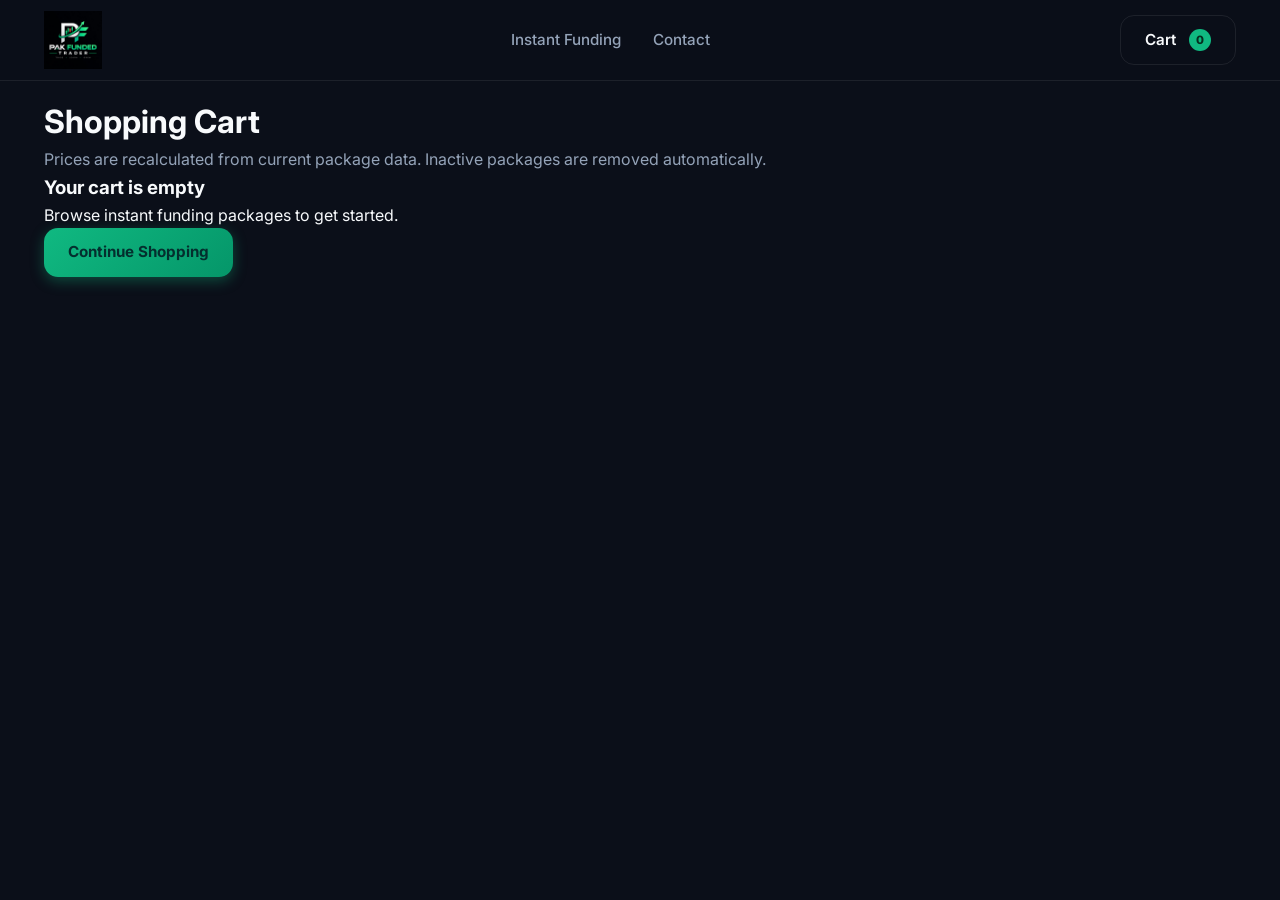
<file: cart.html>
<!DOCTYPE html>
<html lang="en">
<head>
  <meta charset="UTF-8">
  <meta name="viewport" content="width=device-width, initial-scale=1.0">
  <title>Shopping Cart | Pak Funded Trader</title>
  <link href="https://fonts.googleapis.com/css2?family=Inter:wght@400;600;700&display=swap" rel="stylesheet">
  <link rel="stylesheet" href="styles.css">
</head>
<body data-page="cart">
  <header class="header">
    <div class="container navbar">
      <a href="index.html" class="logo"><img src="logo.jpg" alt="Pak Funded Trader" class="logo-img"></a>
      <nav class="nav-menu" id="nav-menu">
        <ul class="nav-list">
          <li><a href="instant-funding.html" class="nav-link" data-nav="instant">Instant Funding</a></li>
          <li><a href="contact.html" class="nav-link" data-nav="contact">Contact</a></li>
        </ul>
      </nav>
      <div class="nav-actions">
        <a href="cart.html" class="btn btn-outline cart-nav-link">Cart <span class="cart-count" id="cart-count" hidden>0</span></a>
        <button class="hamburger" id="hamburger-btn"><span class="bar"></span><span class="bar"></span><span class="bar"></span></button>
      </div>
    </div>
  </header>
  <main class="section">
    <div class="container">
      <h1>Shopping Cart</h1>
      <p class="text-muted">Prices are recalculated from current package data. Inactive packages are removed automatically.</p>
      <div id="cart-warnings" class="verification-banner" hidden style="margin: 1rem 0;"></div>
      <div id="cart-empty-state" class="empty-state" hidden>
        <h3>Your cart is empty</h3>
        <p>Browse instant funding packages to get started.</p>
        <a href="instant-funding.html" class="btn btn-primary">Continue Shopping</a>
      </div>
      <div class="features-grid" style="grid-template-columns: 2fr 1fr; align-items: start;">
        <div id="cart-items-container"></div>
        <aside class="card cart-summary-card" id="cart-summary" hidden>
          <h2>Order Summary</h2>
          <p>Subtotal: <strong id="cart-subtotal">$0.00</strong></p>
          <p class="text-muted">Currency: <span id="cart-currency">USD</span></p>
          <a href="checkout.html" class="btn btn-primary btn-block" style="margin-top: 1rem;">Proceed to Checkout</a>
          <a href="instant-funding.html" class="btn btn-outline btn-block" style="margin-top: 0.5rem;">Continue Shopping</a>
          <button type="button" class="btn btn-secondary btn-block" id="clear-cart-btn" style="margin-top: 0.5rem;">Clear Cart</button>
        </aside>
      </div>
    </div>
  </main>
  <script src="accounts.js"></script>
  <script src="cart.js"></script>
  <script src="layout.js"></script>
  <script src="script.js"></script>
  <script src="cart-page.js"></script>
</body>
</html>
</file>
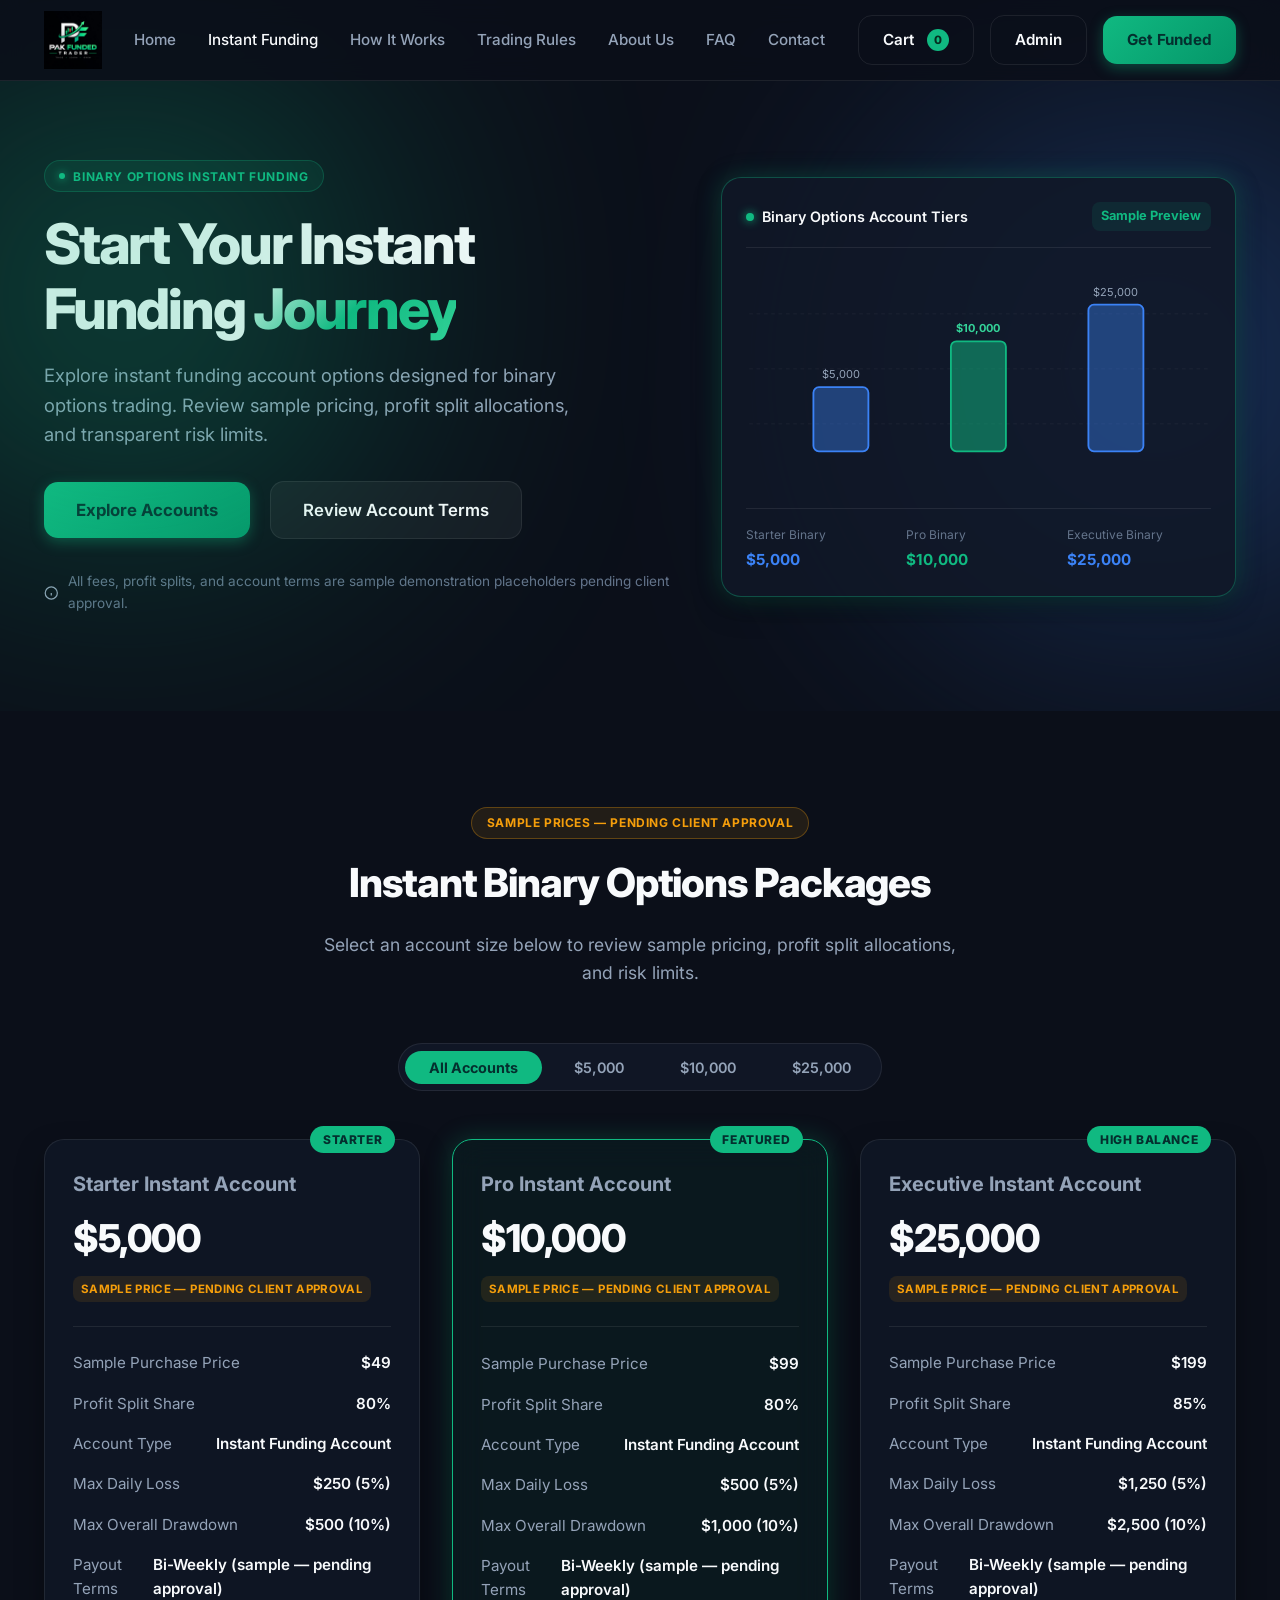
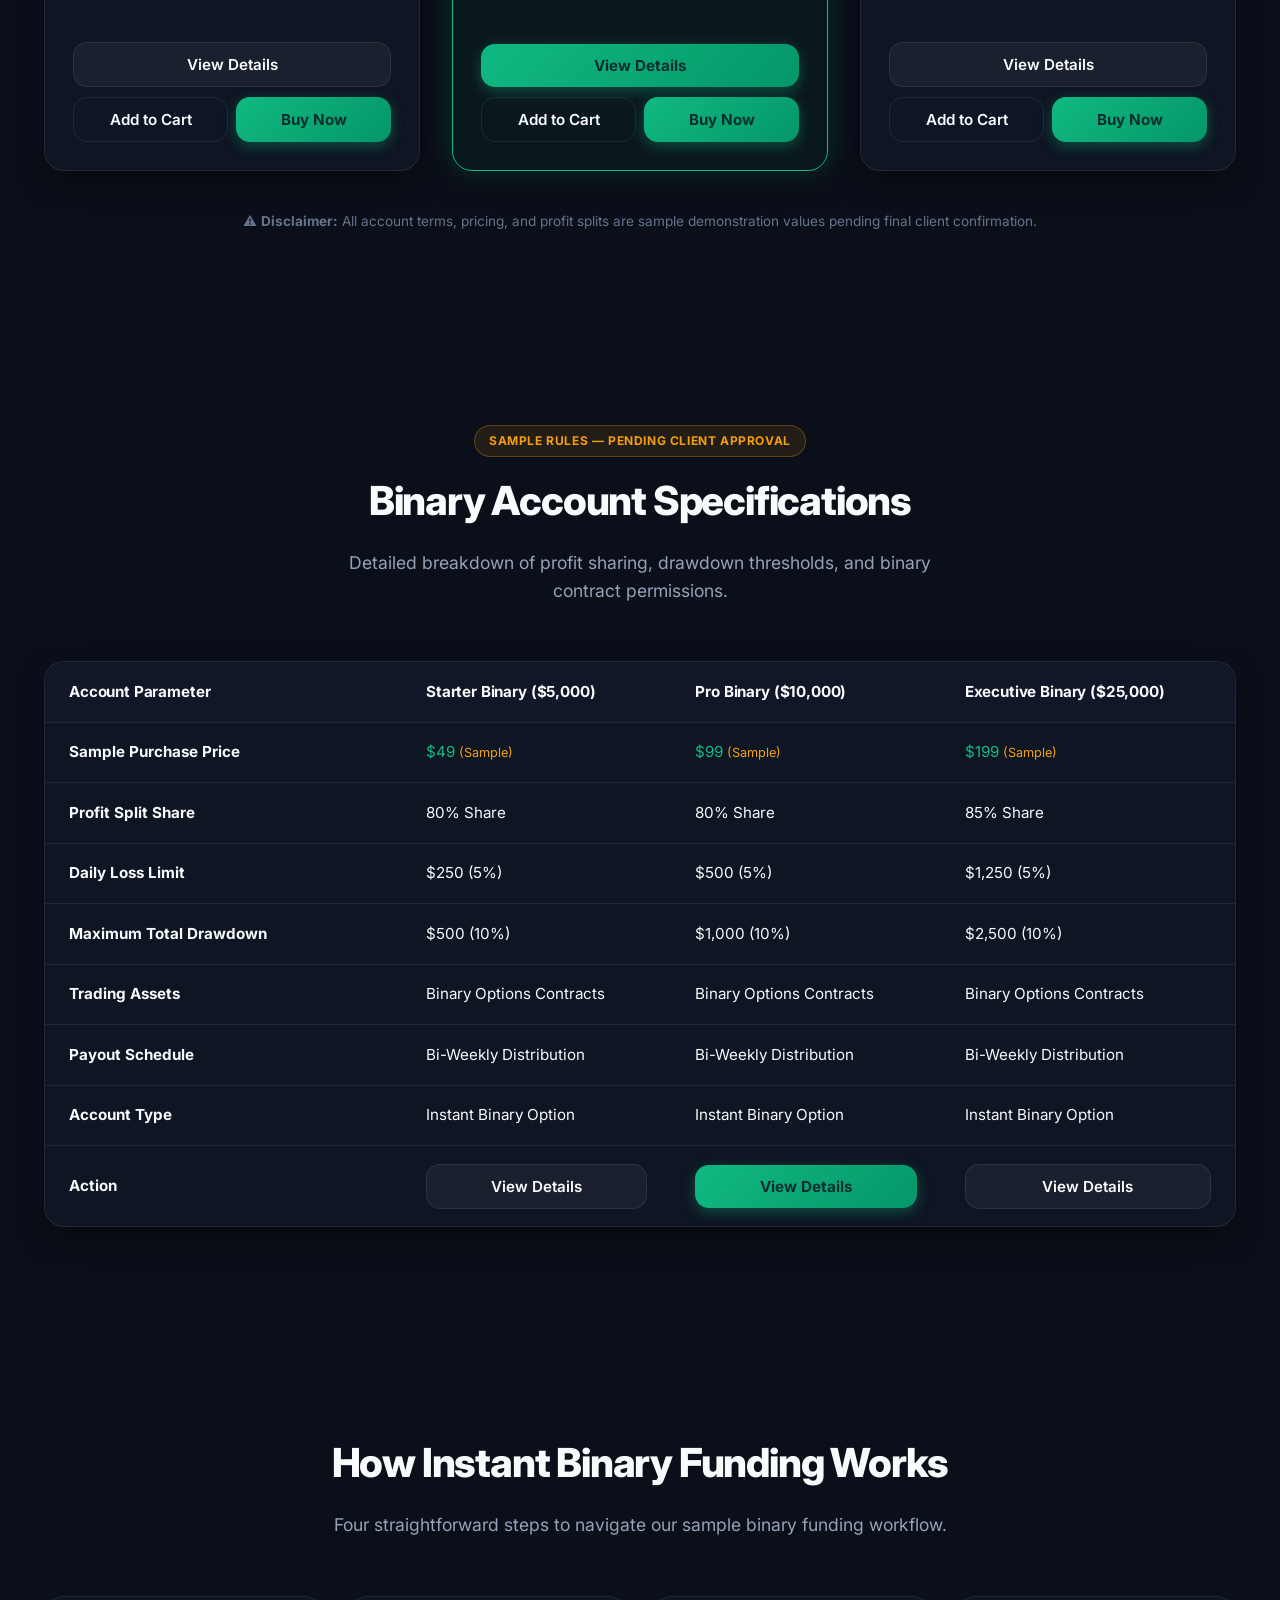
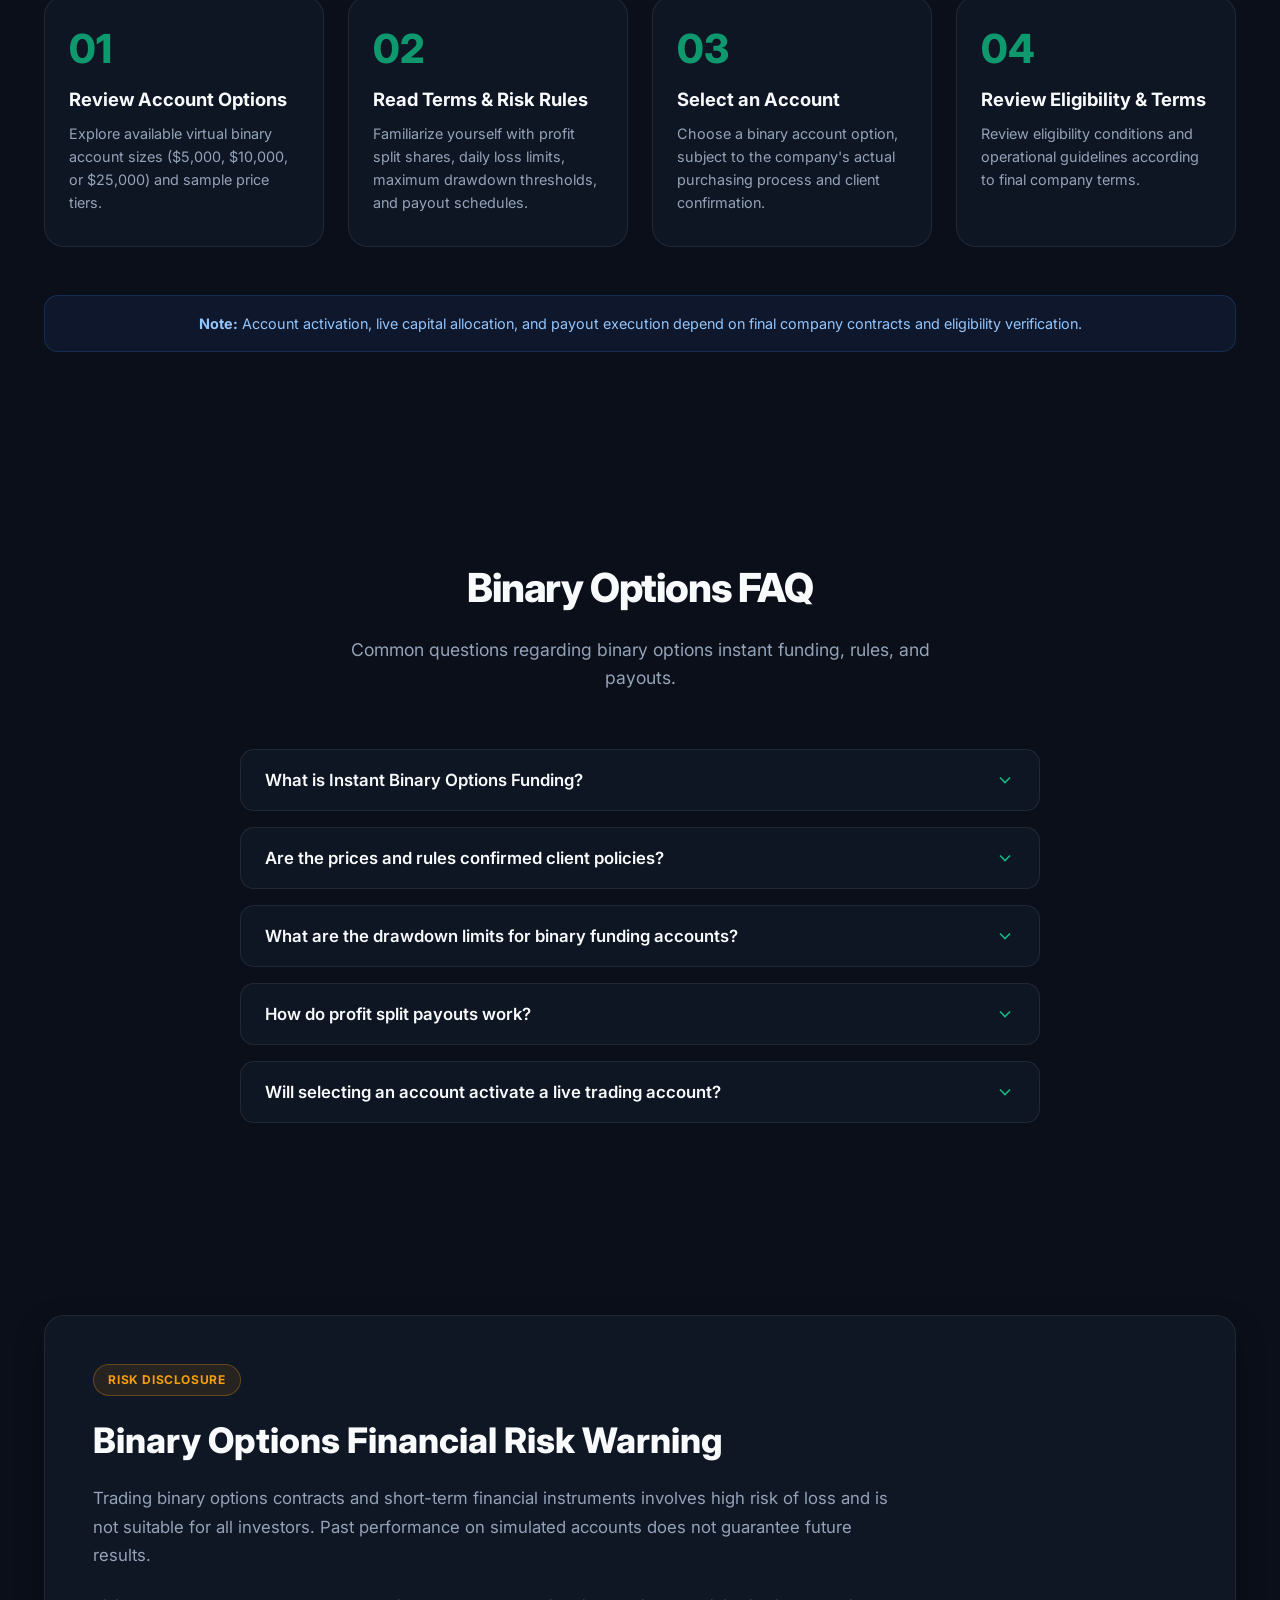
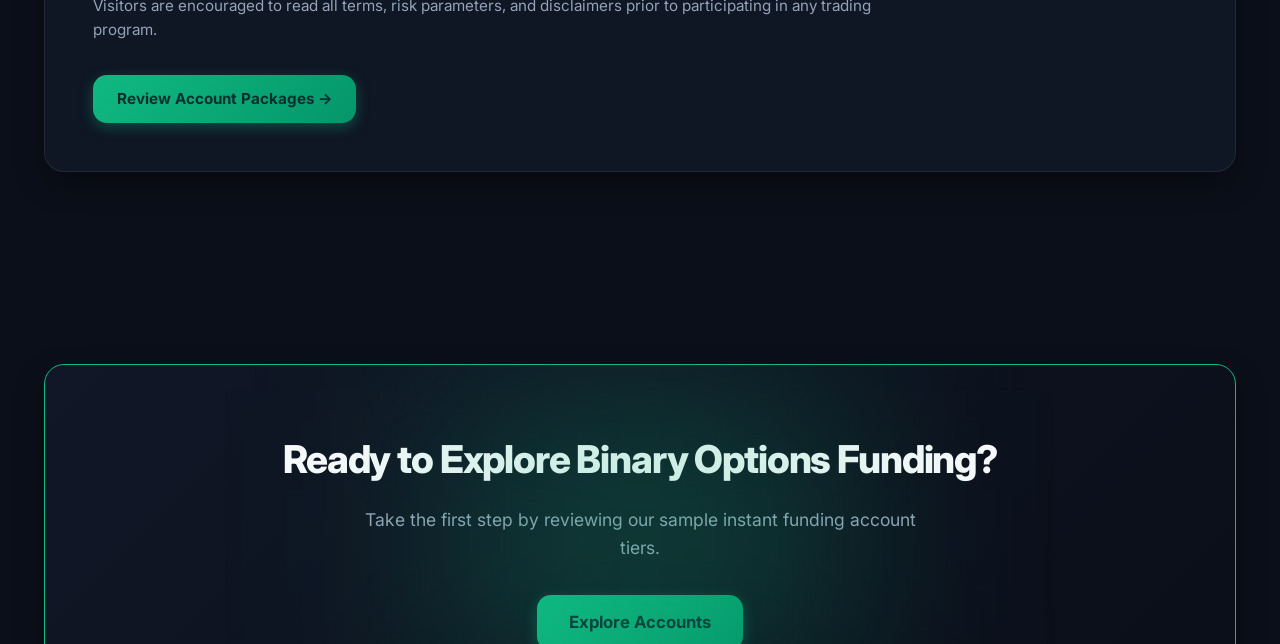
<file: challenges.html>
<!DOCTYPE html>
<html lang="en">
<head>
  <meta charset="UTF-8">
  <meta http-equiv="refresh" content="0; url=instant-funding.html">
  <title>Redirecting…</title>
</head>
<body>
  <p>Pak Funded Trader focuses on Instant Funding. <a href="instant-funding.html">Continue to Instant Funding</a>.</p>
</body>
</html>
</file>
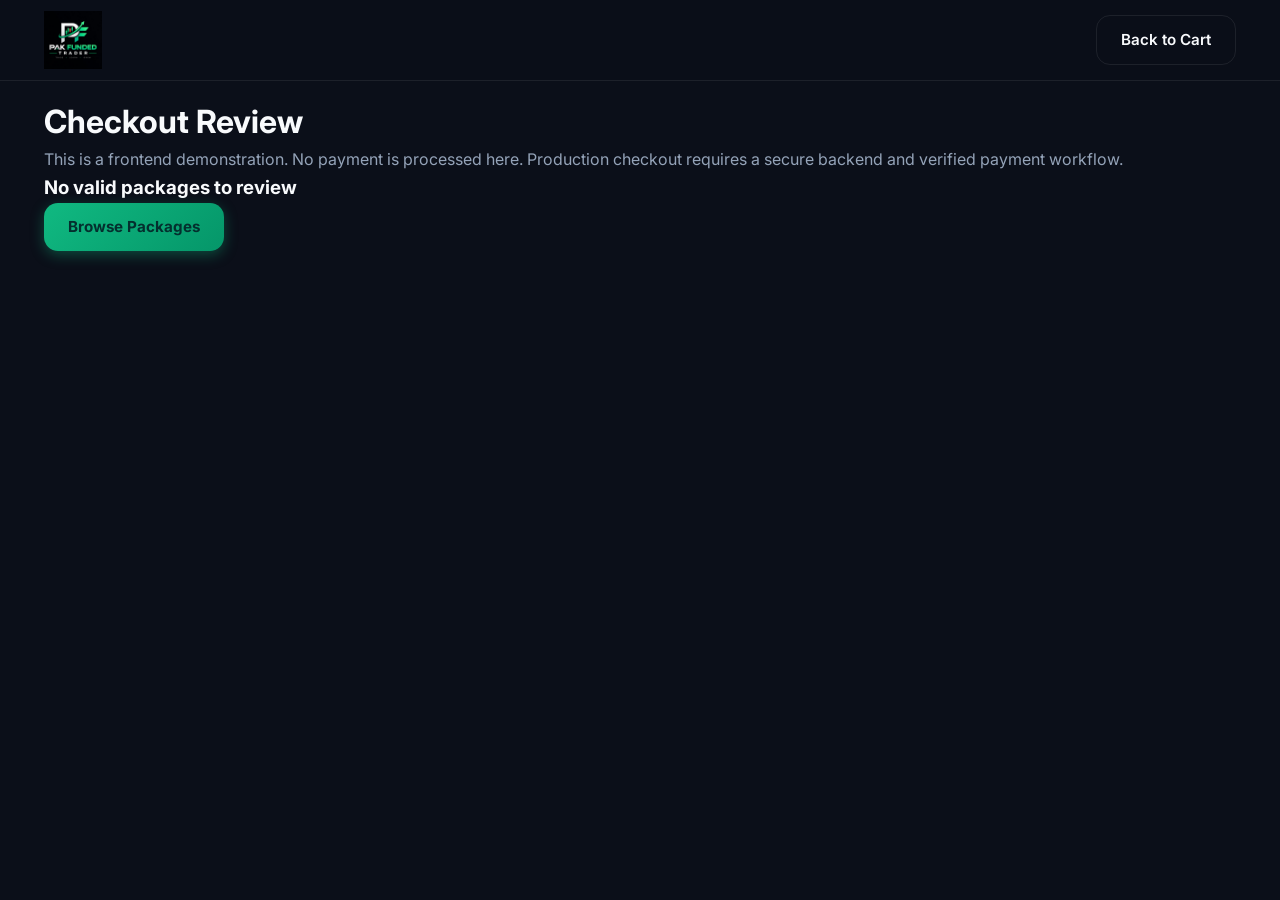
<file: checkout.html>
<!DOCTYPE html>
<html lang="en">
<head>
  <meta charset="UTF-8">
  <meta name="viewport" content="width=device-width, initial-scale=1.0">
  <title>Checkout Review | Pak Funded Trader</title>
  <link href="https://fonts.googleapis.com/css2?family=Inter:wght@400;600;700&display=swap" rel="stylesheet">
  <link rel="stylesheet" href="styles.css">
</head>
<body data-page="checkout">
  <header class="header">
    <div class="container navbar">
      <a href="index.html" class="logo"><img src="logo.jpg" alt="Pak Funded Trader" class="logo-img"></a>
      <div class="nav-actions">
        <a href="cart.html" class="btn btn-outline">Back to Cart</a>
      </div>
    </div>
  </header>
  <main class="section">
    <div class="container">
      <h1>Checkout Review</h1>
      <p class="text-muted">This is a frontend demonstration. No payment is processed here. Production checkout requires a secure backend and verified payment workflow.</p>

      <div id="checkout-empty" class="empty-state" hidden>
        <h3>No valid packages to review</h3>
        <a href="instant-funding.html" class="btn btn-primary">Browse Packages</a>
      </div>

      <div id="checkout-panel" class="card" style="padding: 1.5rem; margin-top: 1.5rem;" hidden>
        <p>Order reference (local demo): <strong id="order-reference-display"></strong></p>
        <input type="hidden" id="order-reference">
        <table class="checkout-table" aria-label="Order lines">
          <thead><tr><th>Package</th><th>Qty</th><th>Unit Price</th><th>Line Total</th></tr></thead>
          <tbody id="checkout-lines"></tbody>
        </table>
        <p><strong>Subtotal:</strong> <span id="checkout-subtotal">$0.00</span></p>

        <form id="checkout-form" style="margin-top: 1.5rem;">
          <div class="form-group">
            <label class="form-label" for="checkout-name">Full Name</label>
            <input class="admin-input" id="checkout-name" name="name" required autocomplete="name">
          </div>
          <div class="form-group">
            <label class="form-label" for="checkout-email">Email</label>
            <input class="admin-input" type="email" id="checkout-email" name="email" required autocomplete="email">
          </div>
          <div class="form-group">
            <label class="form-label" for="checkout-platform">Preferred Trading Platform</label>
            <select class="admin-input admin-select" id="checkout-platform" name="platform"></select>
            <p class="text-muted" style="font-size: 0.82rem; margin-top: 0.35rem;">Platform selection records preference only. External accounts are not created automatically.</p>
          </div>
          <div class="form-group">
            <label class="checkbox-group">
              <input type="checkbox" id="checkout-terms" required>
              <span>I understand that trading involves risk, package terms apply, and payment must be verified before any account provisioning.</span>
            </label>
          </div>
          <p class="text-muted" style="font-size: 0.88rem;">After submission, follow manual payment instructions on the <a href="contact.html#payment-methods" class="text-emerald">Payment Methods</a> page and contact Pak Funded Trader with your order reference and receipt. Receipt upload requires a secure backend.</p>
          <button type="submit" class="btn btn-primary" id="checkout-submit-btn">Submit Order Review (Demo)</button>
          <div id="checkout-result" class="checkout-result checkout-result-info" hidden role="status"></div>
        </form>
      </div>
    </div>
  </main>
  <script src="accounts.js"></script>
  <script src="platforms.js"></script>
  <script src="cart.js"></script>
  <script src="checkout.js"></script>
  <script>
    document.addEventListener("DOMContentLoaded", () => {
      const ref = document.getElementById("order-reference");
      const disp = document.getElementById("order-reference-display");
      if (ref && disp) disp.textContent = ref.value;
    });
  </script>
</body>
</html>
</file>
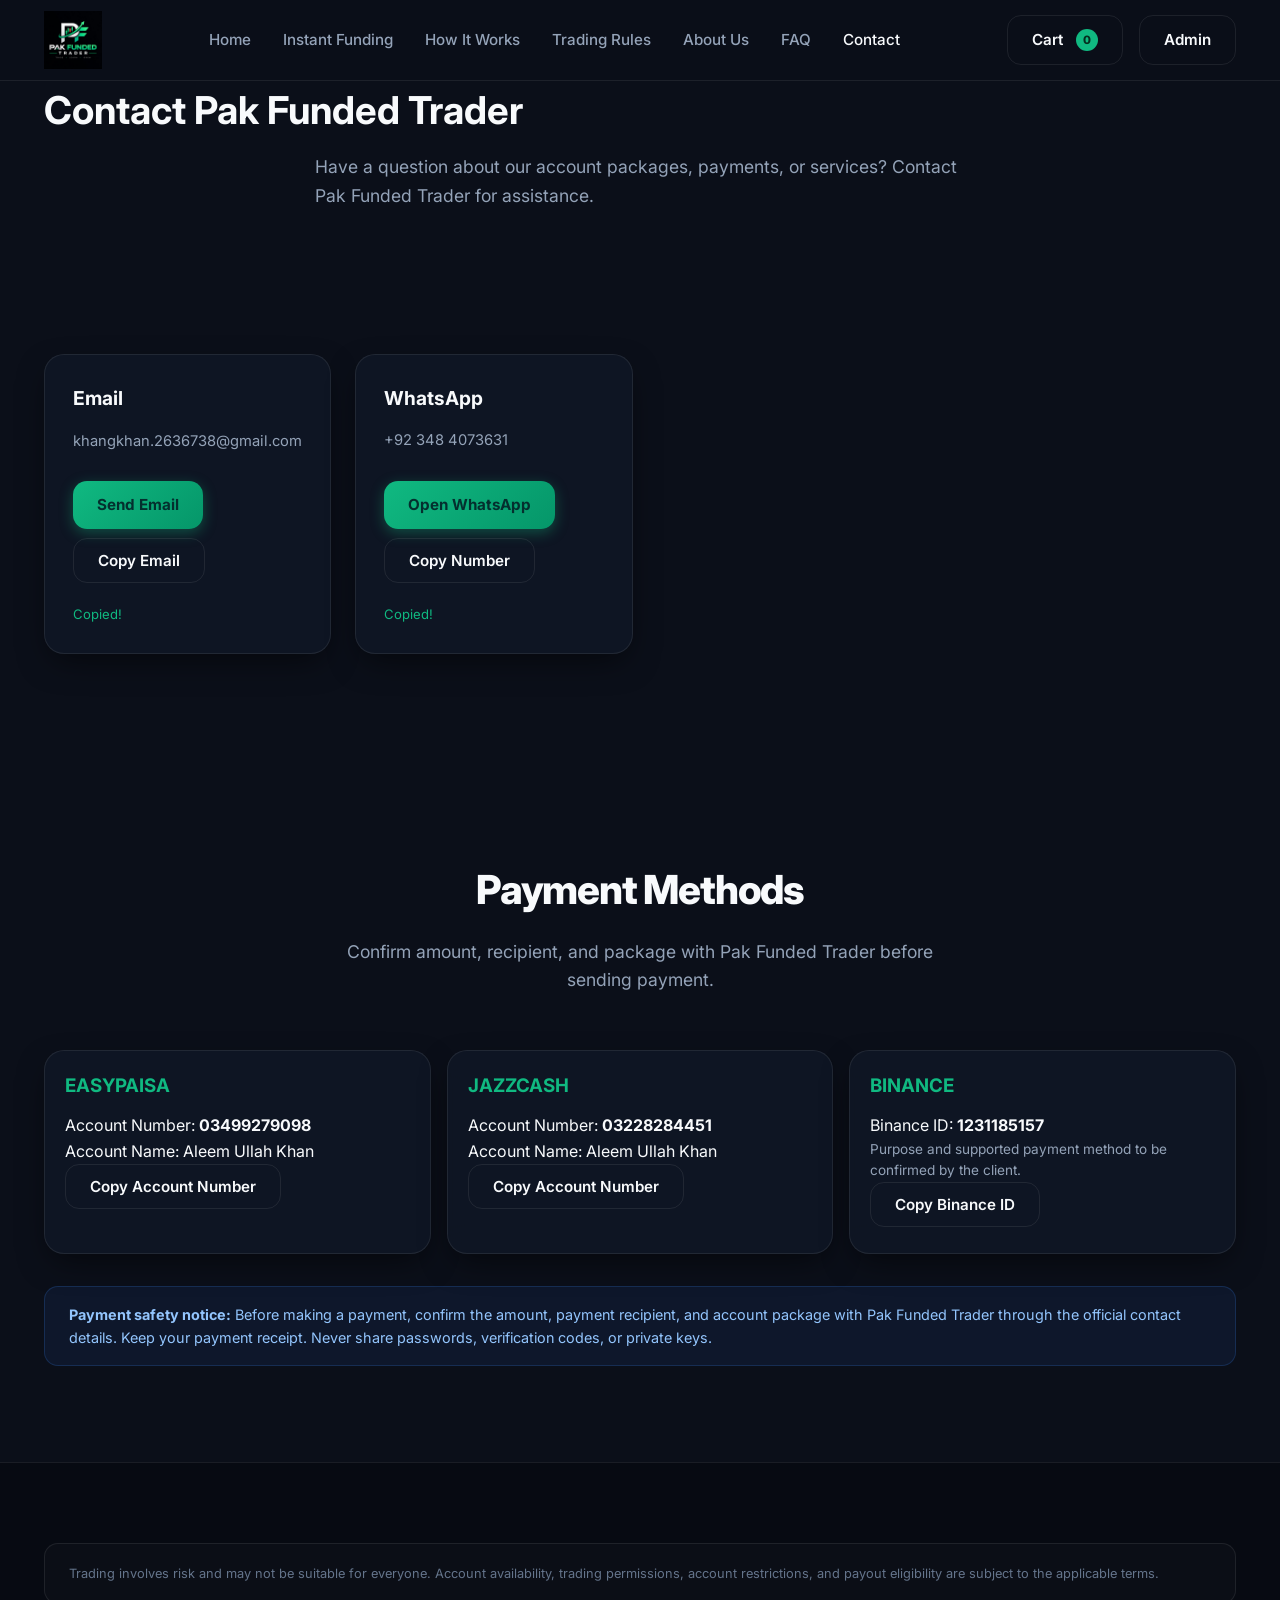
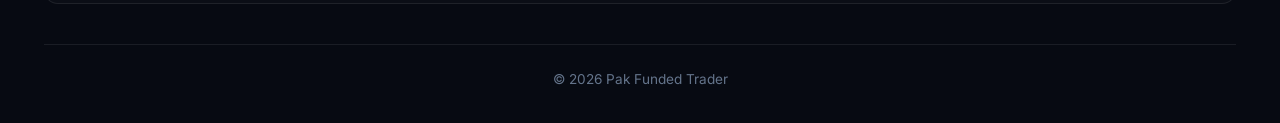
<file: contact.html>
<!DOCTYPE html>
<html lang="en">
<head>
  <meta charset="UTF-8">
  <meta name="viewport" content="width=device-width, initial-scale=1.0">
  <title>Contact &amp; Payment Methods | Pak Funded Trader</title>
  <link rel="preconnect" href="https://fonts.googleapis.com">
  <link rel="preconnect" href="https://fonts.gstatic.com" crossorigin>
  <link href="https://fonts.googleapis.com/css2?family=Inter:wght@300;400;500;600;700;800&display=swap" rel="stylesheet">
  <link rel="stylesheet" href="styles.css">
</head>
<body id="top" data-page="contact">
  <header class="header">
    <div class="container navbar">
      <a href="index.html" class="logo"><img src="logo.jpg" alt="Pak Funded Trader" class="logo-img"></a>
      <nav class="nav-menu" id="nav-menu" aria-label="Primary Navigation">
        <ul class="nav-list">
          <li><a href="index.html" class="nav-link" data-nav="home">Home</a></li>
          <li><a href="instant-funding.html" class="nav-link" data-nav="instant">Instant Funding</a></li>
          <li><a href="how-it-works.html" class="nav-link" data-nav="how">How It Works</a></li>
          <li><a href="trading-rules.html" class="nav-link" data-nav="rules">Trading Rules</a></li>
          <li><a href="about.html" class="nav-link" data-nav="about">About Us</a></li>
          <li><a href="faq.html" class="nav-link" data-nav="faq">FAQ</a></li>
          <li><a href="contact.html" class="nav-link active" data-nav="contact">Contact</a></li>
        </ul>
      </nav>
      <div class="nav-actions">
        <a href="cart.html" class="btn btn-outline cart-nav-link">Cart <span class="cart-count" id="cart-count" hidden>0</span></a>
        <a href="admin.html" class="btn btn-outline">Admin</a>
        <button class="hamburger" id="hamburger-btn" aria-expanded="false" aria-controls="nav-menu"><span class="bar"></span><span class="bar"></span><span class="bar"></span></button>
      </div>
    </div>
  </header>

  <main>
    <section class="page-hero section">
      <div class="container">
        <h1>Contact Pak Funded Trader</h1>
        <p class="section-subtitle">Have a question about our account packages, payments, or services? Contact Pak Funded Trader for assistance.</p>
      </div>
    </section>

    <section class="section">
      <div class="container">
        <div class="features-grid">
          <div class="card feature-card">
            <h3>Email</h3>
            <p><a href="mailto:khangkhan.2636738@gmail.com" id="contact-email">khangkhan.2636738@gmail.com</a></p>
            <div class="contact-actions">
              <a href="mailto:khangkhan.2636738@gmail.com" class="btn btn-primary btn-sm">Send Email</a>
              <button type="button" class="btn btn-outline btn-sm" data-copy="khangkhan.2636738@gmail.com" data-copy-feedback="copy-email-feedback">Copy Email</button>
            </div>
            <span id="copy-email-feedback" class="copy-feedback" hidden aria-live="polite">Copied!</span>
          </div>
          <div class="card feature-card">
            <h3>WhatsApp</h3>
            <p><a href="https://wa.me/923484073631" target="_blank" rel="noopener noreferrer">+92 348 4073631</a></p>
            <div class="contact-actions">
              <a href="https://wa.me/923484073631" class="btn btn-primary btn-sm" target="_blank" rel="noopener noreferrer">Open WhatsApp</a>
              <button type="button" class="btn btn-outline btn-sm" data-copy="+923484073631" data-copy-feedback="copy-wa-feedback">Copy Number</button>
            </div>
            <span id="copy-wa-feedback" class="copy-feedback" hidden aria-live="polite">Copied!</span>
          </div>
        </div>
      </div>
    </section>

    <section class="section" id="payment-methods">
      <div class="container">
        <div class="section-header text-center">
          <h2 class="section-title">Payment Methods</h2>
          <p class="section-subtitle">Confirm amount, recipient, and package with Pak Funded Trader before sending payment.</p>
        </div>
        <div class="payment-card-grid">
          <div class="card payment-card">
            <h3>EASYPAISA</h3>
            <p>Account Number: <strong id="easypaisa-num">03499279098</strong></p>
            <p>Account Name: Aleem Ullah Khan</p>
            <button type="button" class="btn btn-outline btn-sm" data-copy="03499279098" data-copy-feedback="copy-ep-feedback">Copy Account Number</button>
            <span id="copy-ep-feedback" class="copy-feedback" hidden aria-live="polite"></span>
          </div>
          <div class="card payment-card">
            <h3>JAZZCASH</h3>
            <p>Account Number: <strong id="jazzcash-num">03228284451</strong></p>
            <p>Account Name: Aleem Ullah Khan</p>
            <button type="button" class="btn btn-outline btn-sm" data-copy="03228284451" data-copy-feedback="copy-jc-feedback">Copy Account Number</button>
            <span id="copy-jc-feedback" class="copy-feedback" hidden aria-live="polite"></span>
          </div>
          <div class="card payment-card">
            <h3>BINANCE</h3>
            <p>Binance ID: <strong id="binance-id">1231185157</strong></p>
            <p class="text-muted" style="font-size: 0.85rem;">Purpose and supported payment method to be confirmed by the client.</p>
            <button type="button" class="btn btn-outline btn-sm" data-copy="1231185157" data-copy-feedback="copy-bn-feedback">Copy Binance ID</button>
            <span id="copy-bn-feedback" class="copy-feedback" hidden aria-live="polite"></span>
          </div>
        </div>
        <div class="info-box" style="margin-top: 2rem;">
          <p><strong>Payment safety notice:</strong> Before making a payment, confirm the amount, payment recipient, and account package with Pak Funded Trader through the official contact details. Keep your payment receipt. Never share passwords, verification codes, or private keys.</p>
        </div>
      </div>
    </section>
  </main>

  <footer class="footer">
    <div class="container">
      <div class="footer-risk">
        <p>Trading involves risk and may not be suitable for everyone. Account availability, trading permissions, account restrictions, and payout eligibility are subject to the applicable terms.</p>
      </div>
      <div class="footer-bottom text-center"><p>&copy; 2026 Pak Funded Trader</p></div>
    </div>
  </footer>
  <script src="accounts.js"></script>
  <script src="cart.js"></script>
  <script src="layout.js"></script>
  <script src="script.js"></script>
</body>
</html>
</file>
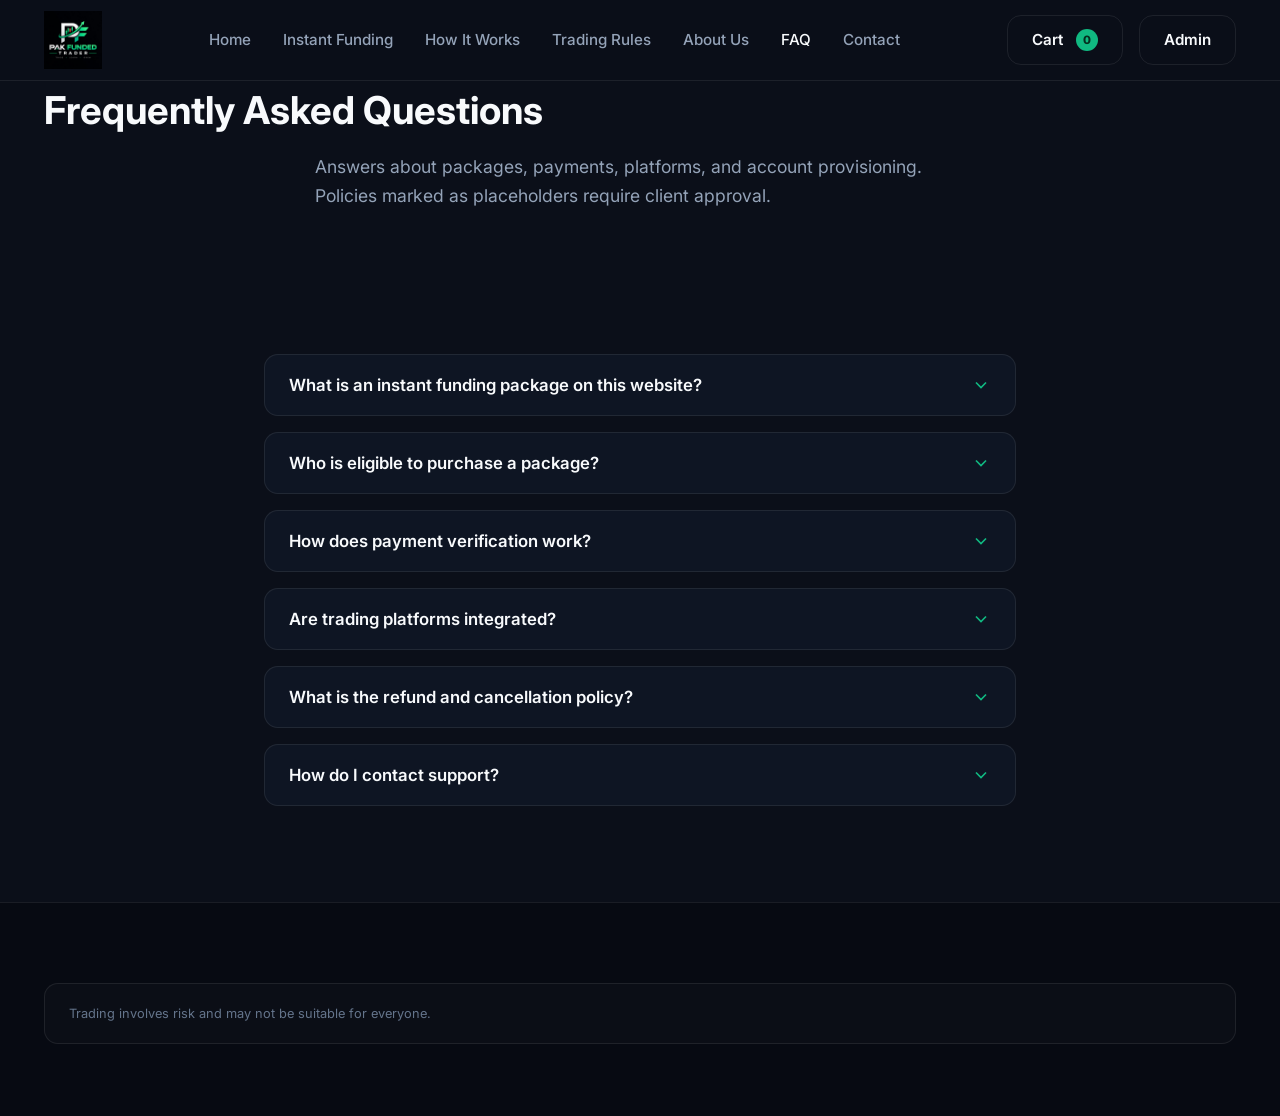
<file: faq.html>
<!DOCTYPE html>
<html lang="en">
<head>
  <meta charset="UTF-8">
  <meta name="viewport" content="width=device-width, initial-scale=1.0">
  <title>FAQ | Pak Funded Trader</title>
  <link href="https://fonts.googleapis.com/css2?family=Inter:wght@400;600;700&display=swap" rel="stylesheet">
  <link rel="stylesheet" href="styles.css">
</head>
<body data-page="faq">
  <header class="header">
    <div class="container navbar">
      <a href="index.html" class="logo"><img src="logo.jpg" alt="Pak Funded Trader" class="logo-img"></a>
      <nav class="nav-menu" id="nav-menu">
        <ul class="nav-list">
          <li><a href="index.html" class="nav-link" data-nav="home">Home</a></li>
          <li><a href="instant-funding.html" class="nav-link" data-nav="instant">Instant Funding</a></li>
          <li><a href="how-it-works.html" class="nav-link" data-nav="how">How It Works</a></li>
          <li><a href="trading-rules.html" class="nav-link" data-nav="rules">Trading Rules</a></li>
          <li><a href="about.html" class="nav-link" data-nav="about">About Us</a></li>
          <li><a href="faq.html" class="nav-link active" data-nav="faq">FAQ</a></li>
          <li><a href="contact.html" class="nav-link" data-nav="contact">Contact</a></li>
        </ul>
      </nav>
      <div class="nav-actions">
        <a href="cart.html" class="btn btn-outline cart-nav-link">Cart <span class="cart-count" id="cart-count" hidden>0</span></a>
        <a href="admin.html" class="btn btn-outline">Admin</a>
        <button class="hamburger" id="hamburger-btn"><span class="bar"></span><span class="bar"></span><span class="bar"></span></button>
      </div>
    </div>
  </header>
  <main>
    <section class="page-hero section">
      <div class="container">
        <h1>Frequently Asked Questions</h1>
        <p class="section-subtitle">Answers about packages, payments, platforms, and account provisioning. Policies marked as placeholders require client approval.</p>
      </div>
    </section>
    <section class="section">
      <div class="container faq-accordion">
        <div class="faq-item">
          <button class="faq-question" id="faq-q1" aria-expanded="false" aria-controls="faq-a1"><span>What is an instant funding package on this website?</span><svg class="faq-icon" width="20" height="20" viewBox="0 0 24 24" fill="none" stroke="currentColor" stroke-width="2"><polyline points="6 9 12 15 18 9"/></svg></button>
          <div class="faq-answer" id="faq-a1" hidden><div class="faq-body">Packages listed on Pak Funded Trader describe account balance tiers, sample prices, and risk parameters for review. They are website product records — not live trading accounts until payment is verified and provisioning is completed according to your service terms.</div></div>
        </div>
        <div class="faq-item">
          <button class="faq-question" id="faq-q2" aria-expanded="false" aria-controls="faq-a2"><span>Who is eligible to purchase a package?</span><svg class="faq-icon" width="20" height="20" viewBox="0 0 24 24" fill="none" stroke="currentColor" stroke-width="2"><polyline points="6 9 12 15 18 9"/></svg></button>
          <div class="faq-answer" id="faq-a2" hidden><div class="faq-body"><em>[Placeholder — client approval required]</em> Eligibility criteria, age restrictions, and regional availability will be defined in official terms.</div></div>
        </div>
        <div class="faq-item">
          <button class="faq-question" id="faq-q3" aria-expanded="false" aria-controls="faq-a3"><span>How does payment verification work?</span><svg class="faq-icon" width="20" height="20" viewBox="0 0 24 24" fill="none" stroke="currentColor" stroke-width="2"><polyline points="6 9 12 15 18 9"/></svg></button>
          <div class="faq-answer" id="faq-a3" hidden><div class="faq-body">After checkout review, customers may pay using the methods on the Contact page. An administrator must verify payment using backend tools before an order is marked paid. This demo site does not verify payments automatically.</div></div>
        </div>
        <div class="faq-item">
          <button class="faq-question" id="faq-q4" aria-expanded="false" aria-controls="faq-a4"><span>Are trading platforms integrated?</span><svg class="faq-icon" width="20" height="20" viewBox="0 0 24 24" fill="none" stroke="currentColor" stroke-width="2"><polyline points="6 9 12 15 18 9"/></svg></button>
          <div class="faq-answer" id="faq-a4" hidden><div class="faq-body">Quotex, Tradeowix, IQ Option, Pocket Option, and Olymp Trade are listed for configuration only. All are currently <strong>Not Connected</strong>. No automatic external account creation is performed.</div></div>
        </div>
        <div class="faq-item">
          <button class="faq-question" id="faq-q5" aria-expanded="false" aria-controls="faq-a5"><span>What is the refund and cancellation policy?</span><svg class="faq-icon" width="20" height="20" viewBox="0 0 24 24" fill="none" stroke="currentColor" stroke-width="2"><polyline points="6 9 12 15 18 9"/></svg></button>
          <div class="faq-answer" id="faq-a5" hidden><div class="faq-body"><em>[Placeholder — client approval required]</em> Refund and cancellation terms will be published after legal review.</div></div>
        </div>
        <div class="faq-item">
          <button class="faq-question" id="faq-q6" aria-expanded="false" aria-controls="faq-a6"><span>How do I contact support?</span><svg class="faq-icon" width="20" height="20" viewBox="0 0 24 24" fill="none" stroke="currentColor" stroke-width="2"><polyline points="6 9 12 15 18 9"/></svg></button>
          <div class="faq-answer" id="faq-a6" hidden><div class="faq-body">Email <a href="mailto:khangkhan.2636738@gmail.com">khangkhan.2636738@gmail.com</a> or WhatsApp <a href="https://wa.me/923484073631">+92 348 4073631</a>.</div></div>
        </div>
      </div>
    </section>
  </main>
  <footer class="footer"><div class="container"><div class="footer-risk"><p>Trading involves risk and may not be suitable for everyone.</p></div></div></footer>
  <script src="accounts.js"></script>
  <script src="cart.js"></script>
  <script src="layout.js"></script>
  <script src="script.js"></script>
</body>
</html>
</file>
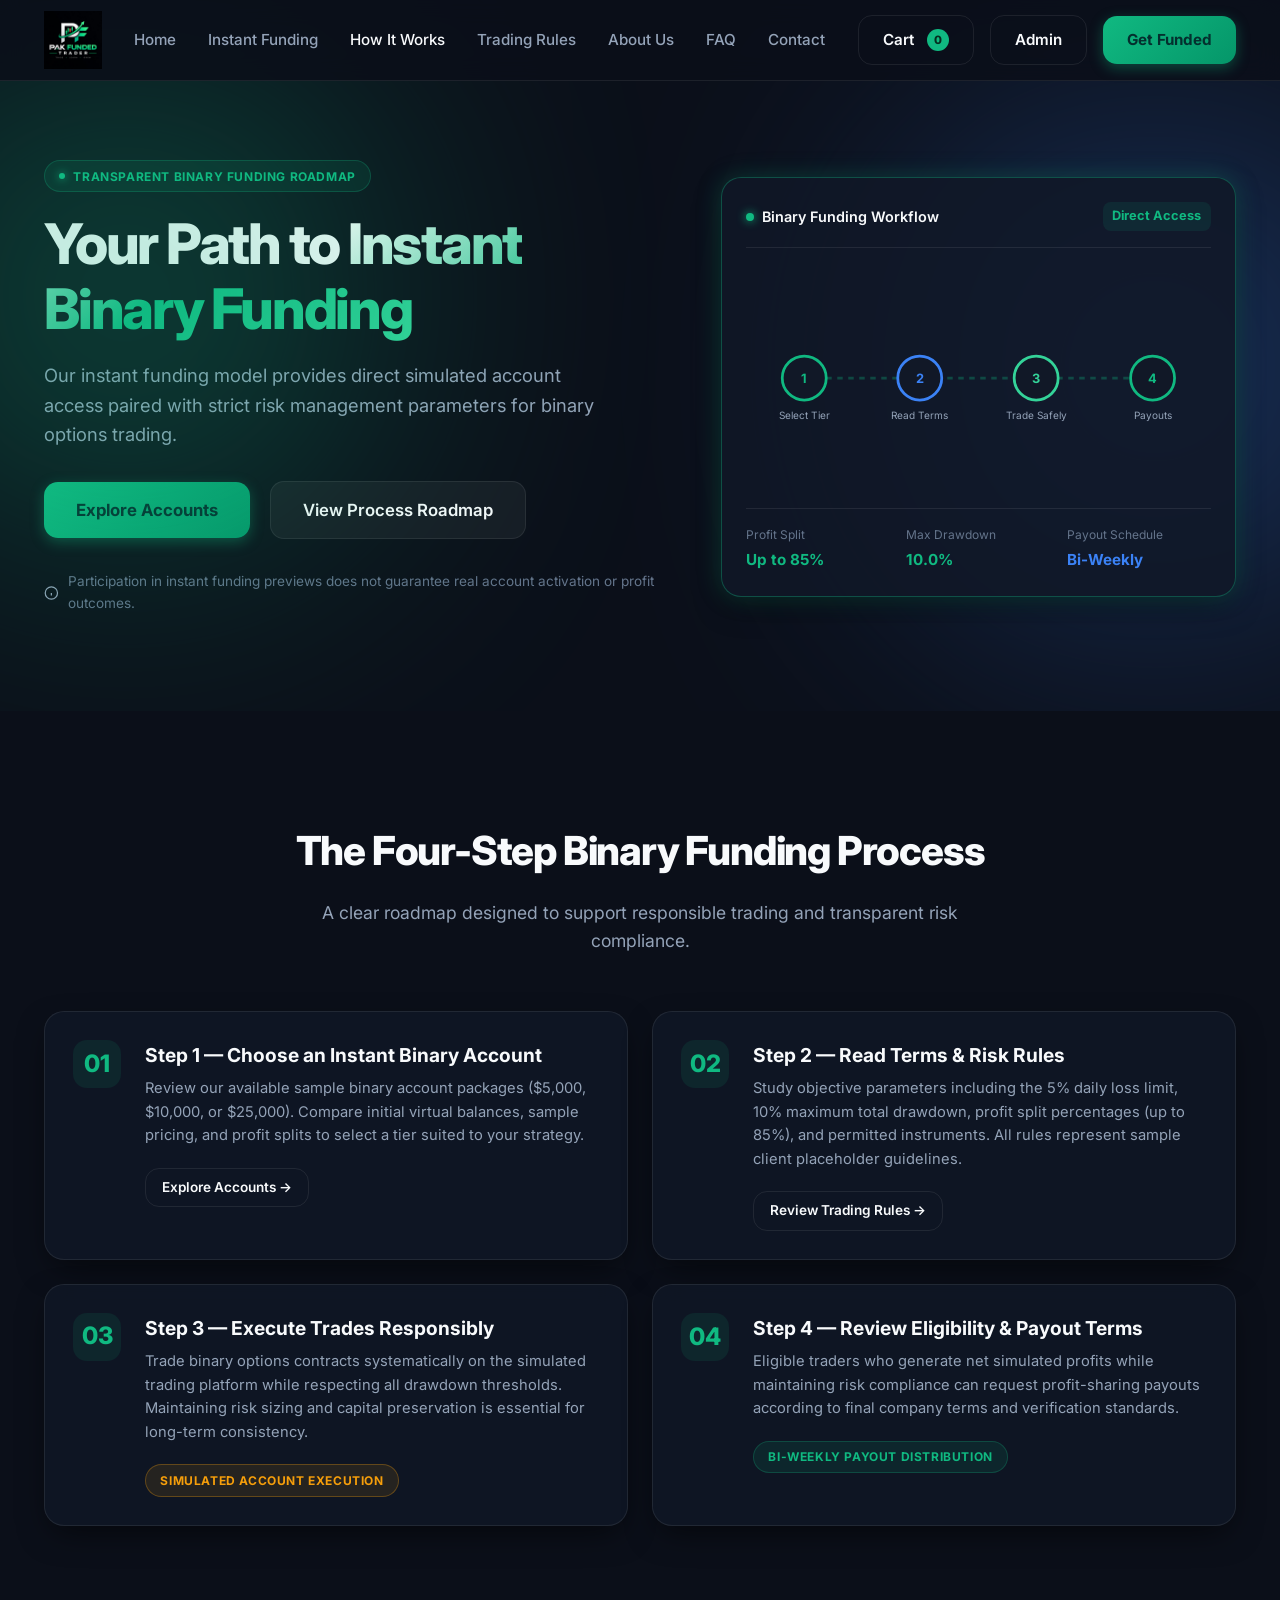
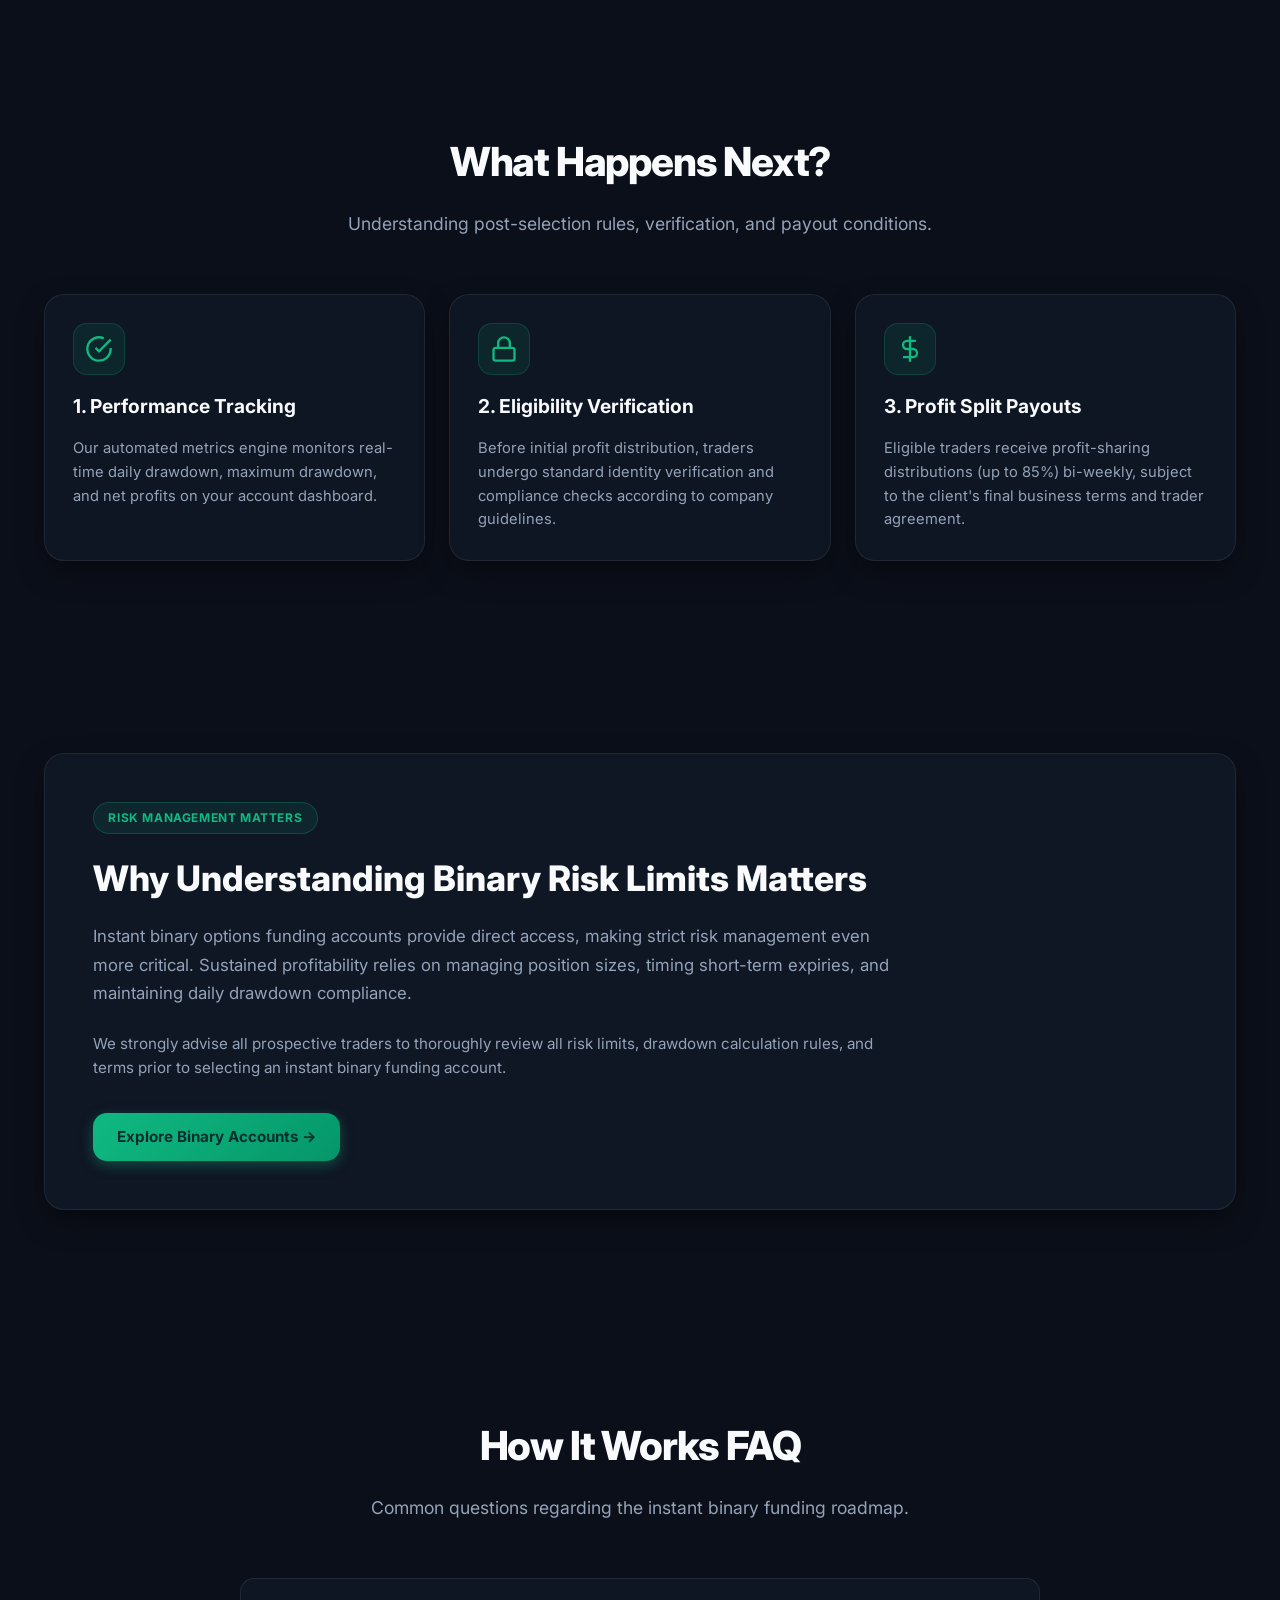
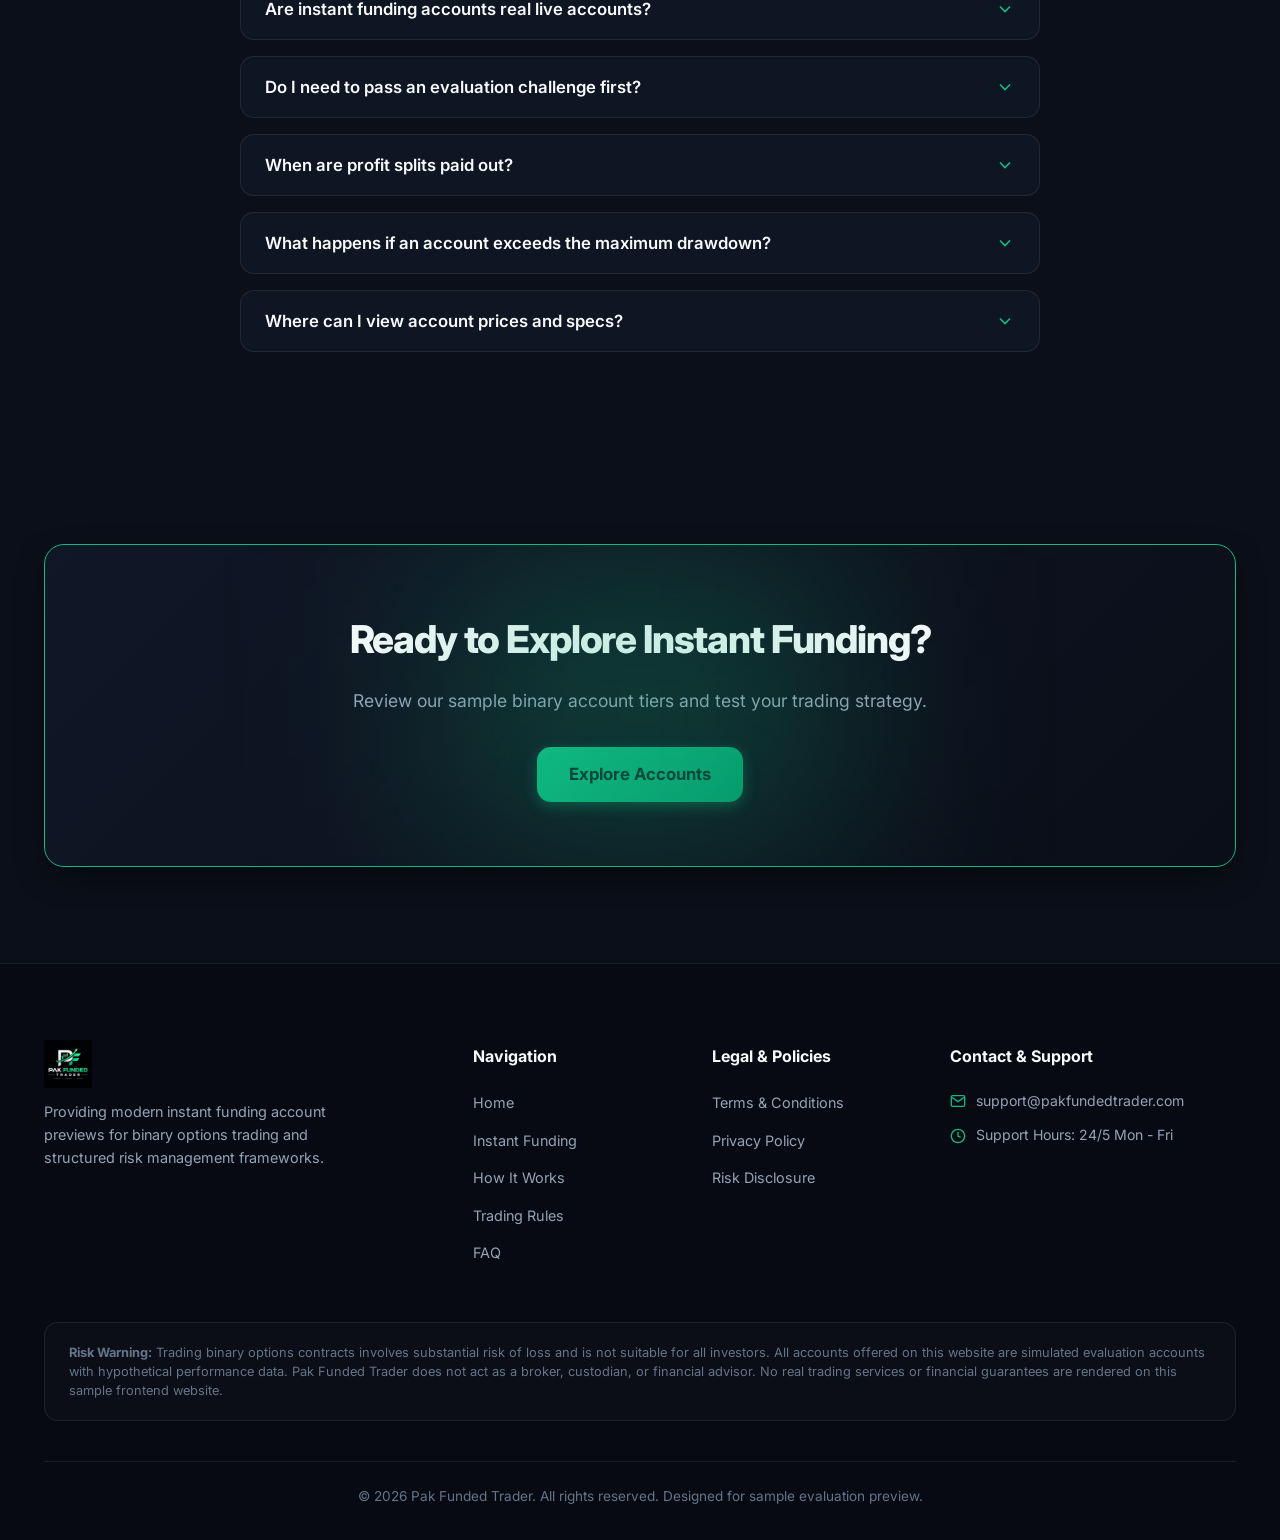
<file: how-it-works.html>
﻿<!DOCTYPE html>
<html lang="en">
<head>
  <meta charset="UTF-8">
  <meta name="viewport" content="width=device-width, initial-scale=1.0">
  <title>Pak Funded Trader | How Instant Binary Funding Works</title>
  <meta name="description" content="Learn how Pak Funded Trader instant binary options funding accounts work, understand the risk parameters, and explore payout eligibility.">
  <link rel="preconnect" href="https://fonts.googleapis.com">
  <link rel="preconnect" href="https://fonts.gstatic.com" crossorigin>
  <link href="https://fonts.googleapis.com/css2?family=Inter:wght@300;400;500;600;700;800&display=swap" rel="stylesheet">
  <link rel="stylesheet" href="styles.css">
</head>
<body id="top" data-page="how">

  <!-- NAVBAR -->
  <header class="header">
    <div class="container navbar">
      <a href="index.html" class="logo" aria-label="Pak Funded Trader Homepage">
        <img src="logo.jpg" alt="Pak Funded Trader" class="logo-img">
      </a>

      <!-- Desktop Nav -->
      <nav class="nav-menu" id="nav-menu" aria-label="Primary Navigation">
        <ul class="nav-list">
          <li><a href="index.html" class="nav-link" data-nav="home">Home</a></li>
          <li><a href="instant-funding.html" class="nav-link" data-nav="instant">Instant Funding</a></li>
          <li><a href="how-it-works.html" class="nav-link active" data-nav="how">How It Works</a></li>
          <li><a href="trading-rules.html" class="nav-link" data-nav="rules">Trading Rules</a></li>
          <li><a href="about.html" class="nav-link" data-nav="about">About Us</a></li>
          <li><a href="faq.html" class="nav-link" data-nav="faq">FAQ</a></li>
          <li><a href="contact.html" class="nav-link" data-nav="contact">Contact</a></li>
        </ul>
      </nav>

      <!-- Action Buttons -->
      <div class="nav-actions">
        <a href="cart.html" class="btn btn-outline cart-nav-link">Cart <span class="cart-count" id="cart-count" hidden>0</span></a>
        <a href="admin.html" class="btn btn-outline">Admin</a>
        <a href="instant-funding.html" class="btn btn-primary">Get Funded</a>
        <button class="hamburger" id="hamburger-btn" aria-label="Toggle navigation menu" aria-expanded="false" aria-controls="nav-menu">
          <span class="bar"></span>
          <span class="bar"></span>
          <span class="bar"></span>
        </button>
      </div>
    </div>
  </header>

  <main>
    <!-- HERO SECTION -->
    <section class="hero-section">
      <div class="hero-glow hero-glow-1"></div>
      <div class="hero-glow hero-glow-2"></div>
      <div class="container hero-container">
        <div class="hero-content">
          <div class="badge">
            <span class="badge-dot"></span>
            <span>TRANSPARENT BINARY FUNDING ROADMAP</span>
          </div>
          <h1 class="hero-title">Your Path to <span class="gradient-text">Instant Binary Funding</span></h1>
          <p class="hero-description">
            Our instant funding model provides direct simulated account access paired with strict risk management parameters for binary options trading.
          </p>
          <div class="hero-actions">
            <a href="instant-funding.html" class="btn btn-primary btn-lg">Explore Accounts</a>
            <a href="#process-steps" class="btn btn-secondary btn-lg">View Process Roadmap</a>
          </div>
          <div class="hero-disclaimer">
            <svg width="16" height="16" viewBox="0 0 24 24" fill="none" stroke="#94A3B8" stroke-width="2"><circle cx="12" cy="12" r="10"/><path d="M12 16v-4M12 8h.01"/></svg>
            <span>Participation in instant funding previews does not guarantee real account activation or profit outcomes.</span>
          </div>
        </div>

        <!-- HERO DECORATIVE VISUAL -->
        <div class="hero-visual">
          <div class="chart-card">
            <div class="chart-header">
              <div class="chart-title">
                <span class="indicator-dot"></span>
                <span>Binary Funding Workflow</span>
              </div>
              <div class="chart-badge">Direct Access</div>
            </div>

            <div class="chart-container">
              <svg class="chart-svg" viewBox="0 0 500 240" fill="none" xmlns="http://www.w3.org/2000/svg">
                <line x1="60" y1="120" x2="440" y2="120" stroke="rgba(16,185,129,0.3)" stroke-width="3" stroke-dasharray="6 6"/>

                <circle cx="60" cy="120" r="24" fill="#111827" stroke="#10B981" stroke-width="3"/>
                <text x="60" y="125" fill="#10B981" font-size="14" font-weight="bold" text-anchor="middle">1</text>
                <text x="60" y="165" fill="#94A3B8" font-size="11" text-anchor="middle">Select Tier</text>

                <circle cx="186" cy="120" r="24" fill="#111827" stroke="#3B82F6" stroke-width="3"/>
                <text x="186" y="125" fill="#3B82F6" font-size="14" font-weight="bold" text-anchor="middle">2</text>
                <text x="186" y="165" fill="#94A3B8" font-size="11" text-anchor="middle">Read Terms</text>

                <circle cx="313" cy="120" r="24" fill="#111827" stroke="#34D399" stroke-width="3"/>
                <text x="313" y="125" fill="#34D399" font-size="14" font-weight="bold" text-anchor="middle">3</text>
                <text x="313" y="165" fill="#94A3B8" font-size="11" text-anchor="middle">Trade Safely</text>

                <circle cx="440" cy="120" r="24" fill="#111827" stroke="#10B981" stroke-width="3"/>
                <text x="440" y="125" fill="#10B981" font-size="14" font-weight="bold" text-anchor="middle">4</text>
                <text x="440" y="165" fill="#94A3B8" font-size="11" text-anchor="middle">Payouts</text>
              </svg>
            </div>

            <div class="chart-stats">
              <div class="stat-item">
                <span class="stat-label">Profit Split</span>
                <span class="stat-value text-emerald">Up to 85%</span>
              </div>
              <div class="stat-item">
                <span class="stat-label">Max Drawdown</span>
                <span class="stat-value text-emerald">10.0%</span>
              </div>
              <div class="stat-item">
                <span class="stat-label">Payout Schedule</span>
                <span class="stat-value text-blue">Bi-Weekly</span>
              </div>
            </div>
          </div>
        </div>
      </div>
    </section>

    <!-- FOUR-STEP PROCESS SECTION -->
    <section class="section process-section" id="process-steps">
      <div class="container">
        <div class="section-header text-center">
          <h2 class="section-title">The Four-Step Binary Funding Process</h2>
          <p class="section-subtitle">A clear roadmap designed to support responsible trading and transparent risk compliance.</p>
        </div>

        <div class="why-us-grid">
          <!-- STEP 1 -->
          <div class="card why-card">
            <div class="why-number">01</div>
            <div>
              <h3>Step 1 — Choose an Instant Binary Account</h3>
              <p>Review our available sample binary account packages ($5,000, $10,000, or $25,000). Compare initial virtual balances, sample pricing, and profit splits to select a tier suited to your strategy.</p>
              <div style="margin-top: 1.25rem;">
                <a href="instant-funding.html" class="btn btn-outline" style="padding: 0.5rem 1rem; font-size: 0.85rem;">Explore Accounts &rarr;</a>
              </div>
            </div>
          </div>

          <!-- STEP 2 -->
          <div class="card why-card">
            <div class="why-number">02</div>
            <div>
              <h3>Step 2 — Read Terms & Risk Rules</h3>
              <p>Study objective parameters including the 5% daily loss limit, 10% maximum total drawdown, profit split percentages (up to 85%), and permitted instruments. All rules represent sample client placeholder guidelines.</p>
              <div style="margin-top: 1.25rem;">
                <a href="index.html#rules" class="btn btn-outline" style="padding: 0.5rem 1rem; font-size: 0.85rem;">Review Trading Rules &rarr;</a>
              </div>
            </div>
          </div>

          <!-- STEP 3 -->
          <div class="card why-card">
            <div class="why-number">03</div>
            <div>
              <h3>Step 3 — Execute Trades Responsibly</h3>
              <p>Trade binary options contracts systematically on the simulated trading platform while respecting all drawdown thresholds. Maintaining risk sizing and capital preservation is essential for long-term consistency.</p>
              <div style="margin-top: 1.25rem;">
                <span class="badge badge-warning">Simulated Account Execution</span>
              </div>
            </div>
          </div>

          <!-- STEP 4 -->
          <div class="card why-card">
            <div class="why-number">04</div>
            <div>
              <h3>Step 4 — Review Eligibility & Payout Terms</h3>
              <p>Eligible traders who generate net simulated profits while maintaining risk compliance can request profit-sharing payouts according to final company terms and verification standards.</p>
              <div style="margin-top: 1.25rem;">
                <span class="badge">Bi-Weekly Payout Distribution</span>
              </div>
            </div>
          </div>
        </div>
      </div>
    </section>

    <!-- WHAT HAPPENS NEXT? -->
    <section class="section next-steps-section" id="next-steps">
      <div class="container">
        <div class="section-header text-center">
          <h2 class="section-title">What Happens Next?</h2>
          <p class="section-subtitle">Understanding post-selection rules, verification, and payout conditions.</p>
        </div>

        <div class="features-grid" style="grid-template-columns: repeat(3, 1fr);">
          <div class="card feature-card">
            <div class="feature-icon">
              <svg width="28" height="28" viewBox="0 0 24 24" fill="none" stroke="#10B981" stroke-width="2"><path d="M22 11.08V12a10 10 0 1 1-5.93-9.14"/><polyline points="22 4 12 14.01 9 11.01"/></svg>
            </div>
            <h3>1. Performance Tracking</h3>
            <p>Our automated metrics engine monitors real-time daily drawdown, maximum drawdown, and net profits on your account dashboard.</p>
          </div>

          <div class="card feature-card">
            <div class="feature-icon">
              <svg width="28" height="28" viewBox="0 0 24 24" fill="none" stroke="#10B981" stroke-width="2"><rect x="3" y="11" width="18" height="11" rx="2" ry="2"/><path d="M7 11V7a5 5 0 0 1 10 0v4"/></svg>
            </div>
            <h3>2. Eligibility Verification</h3>
            <p>Before initial profit distribution, traders undergo standard identity verification and compliance checks according to company guidelines.</p>
          </div>

          <div class="card feature-card">
            <div class="feature-icon">
              <svg width="28" height="28" viewBox="0 0 24 24" fill="none" stroke="#10B981" stroke-width="2"><line x1="12" y1="1" x2="12" y2="23"/><path d="M17 5H9.5a3.5 3.5 0 0 0 0 7h5a3.5 3.5 0 0 1 0 7H6"/></svg>
            </div>
            <h3>3. Profit Split Payouts</h3>
            <p>Eligible traders receive profit-sharing distributions (up to 85%) bi-weekly, subject to the client's final business terms and trader agreement.</p>
          </div>
        </div>
      </div>
    </section>

    <!-- WHY THE PROCESS MATTERS -->
    <section class="section process-matters-section" id="why-matters">
      <div class="container">
        <div class="card cta-card" style="background: rgba(17, 24, 39, 0.85); border-color: var(--border-subtle); text-align: left; padding: 3rem;">
          <div style="max-width: 800px;">
            <div class="badge" style="margin-bottom: 1rem;">RISK MANAGEMENT MATTERS</div>
            <h2 style="font-size: 2.2rem; font-weight: 800; margin-bottom: 1rem;">Why Understanding Binary Risk Limits Matters</h2>
            <p style="color: var(--text-muted); font-size: 1.05rem; line-height: 1.7; margin-bottom: 1.5rem;">
              Instant binary options funding accounts provide direct access, making strict risk management even more critical. Sustained profitability relies on managing position sizes, timing short-term expiries, and maintaining daily drawdown compliance.
            </p>
            <p style="color: var(--text-muted); font-size: 0.95rem; line-height: 1.6; margin-bottom: 2rem;">
              We strongly advise all prospective traders to thoroughly review all risk limits, drawdown calculation rules, and terms prior to selecting an instant binary funding account.
            </p>
            <a href="instant-funding.html" class="btn btn-primary">Explore Binary Accounts &rarr;</a>
          </div>
        </div>
      </div>
    </section>

    <!-- FAQ SECTION -->
    <section class="section faq-section" id="faq">
      <div class="container">
        <div class="section-header text-center">
          <h2 class="section-title">How It Works FAQ</h2>
          <p class="section-subtitle">Common questions regarding the instant binary funding roadmap.</p>
        </div>

        <div class="faq-accordion" id="faq-accordion">
          <!-- Item 1 -->
          <div class="faq-item">
            <button class="faq-question" id="faq-hwq1" aria-expanded="false" aria-controls="faq-hwa1">
              <span>Are instant funding accounts real live accounts?</span>
              <svg class="faq-icon" width="20" height="20" viewBox="0 0 24 24" fill="none" stroke="currentColor" stroke-width="2"><polyline points="6 9 12 15 18 9"/></svg>
            </button>
            <div class="faq-answer" id="faq-hwa1" role="region" aria-labelledby="faq-hwa1" hidden>
              <div class="faq-body">
                No. All accounts shown on this website are simulated evaluation accounts with virtual capital for frontend preview purposes.
              </div>
            </div>
          </div>

          <!-- Item 2 -->
          <div class="faq-item">
            <button class="faq-question" id="faq-hwq2" aria-expanded="false" aria-controls="faq-hwa2">
              <span>Do I need to pass an evaluation challenge first?</span>
              <svg class="faq-icon" width="20" height="20" viewBox="0 0 24 24" fill="none" stroke="currentColor" stroke-width="2"><polyline points="6 9 12 15 18 9"/></svg>
            </button>
            <div class="faq-answer" id="faq-hwa2" role="region" aria-labelledby="faq-hwa2" hidden>
              <div class="faq-body">
                No. The instant funding model bypasses multi-stage evaluation challenges, allowing traders to review direct account options while following strict risk rules.
              </div>
            </div>
          </div>

          <!-- Item 3 -->
          <div class="faq-item">
            <button class="faq-question" id="faq-hwq3" aria-expanded="false" aria-controls="faq-hwa3">
              <span>When are profit splits paid out?</span>
              <svg class="faq-icon" width="20" height="20" viewBox="0 0 24 24" fill="none" stroke="currentColor" stroke-width="2"><polyline points="6 9 12 15 18 9"/></svg>
            </button>
            <div class="faq-answer" id="faq-hwa3" role="region" aria-labelledby="faq-hwa3" hidden>
              <div class="faq-body">
                Under sample parameters, eligible traders who maintain positive simulated net equity and satisfy risk rules can request profit distribution bi-weekly.
              </div>
            </div>
          </div>

          <!-- Item 4 -->
          <div class="faq-item">
            <button class="faq-question" id="faq-hwq4" aria-expanded="false" aria-controls="faq-hwa4">
              <span>What happens if an account exceeds the maximum drawdown?</span>
              <svg class="faq-icon" width="20" height="20" viewBox="0 0 24 24" fill="none" stroke="currentColor" stroke-width="2"><polyline points="6 9 12 15 18 9"/></svg>
            </button>
            <div class="faq-answer" id="faq-hwa4" role="region" aria-labelledby="faq-hwa4" hidden>
              <div class="faq-body">
                If an account breaches either the 5% daily loss limit or 10% maximum drawdown limit, trading access is halted in accordance with sample risk guidelines.
              </div>
            </div>
          </div>

          <!-- Item 5 -->
          <div class="faq-item">
            <button class="faq-question" id="faq-hwq5" aria-expanded="false" aria-controls="faq-hwa5">
              <span>Where can I view account prices and specs?</span>
              <svg class="faq-icon" width="20" height="20" viewBox="0 0 24 24" fill="none" stroke="currentColor" stroke-width="2"><polyline points="6 9 12 15 18 9"/></svg>
            </button>
            <div class="faq-answer" id="faq-hwa5" role="region" aria-labelledby="faq-hwa5" hidden>
              <div class="faq-body">
                Visit our <a href="instant-funding.html" class="text-emerald" style="text-decoration: underline;">Instant Funding Page</a> to compare binary account sizes ($5k, $10k, $25k), sample prices, and rule parameters.
              </div>
            </div>
          </div>
        </div>
      </div>
    </section>

    <!-- FINAL CALL TO ACTION -->
    <section class="section cta-section" id="cta">
      <div class="container">
        <div class="card cta-card text-center">
          <div class="cta-glow"></div>
          <h2 class="cta-title">Ready to Explore Instant Funding?</h2>
          <p class="cta-description">Review our sample binary account tiers and test your trading strategy.</p>
          <div class="cta-actions">
            <a href="instant-funding.html" class="btn btn-primary btn-lg">Explore Accounts</a>
          </div>
        </div>
      </div>
    </section>
  </main>

  <!-- FOOTER -->
  <footer class="footer">
    <div class="container">
      <div class="footer-grid">
        <div class="footer-brand">
          <a href="index.html" class="logo" aria-label="Pak Funded Trader Homepage">
            <img src="logo.jpg" alt="Pak Funded Trader" class="logo-img logo-img-footer">
          </a>
          <p class="footer-tagline">Providing modern instant funding account previews for binary options trading and structured risk management frameworks.</p>
        </div>

        <div class="footer-links">
          <h4>Navigation</h4>
          <ul>
            <li><a href="index.html">Home</a></li>
            <li><a href="instant-funding.html">Instant Funding</a></li>
            <li><a href="how-it-works.html">How It Works</a></li>
            <li><a href="index.html#rules">Trading Rules</a></li>
            <li><a href="#faq">FAQ</a></li>
          </ul>
        </div>

        <div class="footer-links">
          <h4>Legal & Policies</h4>
          <ul>
            <li><a href="#" class="js-modal-trigger" data-action="terms">Terms & Conditions</a></li>
            <li><a href="#" class="js-modal-trigger" data-action="privacy">Privacy Policy</a></li>
            <li><a href="#" class="js-modal-trigger" data-action="risk">Risk Disclosure</a></li>
          </ul>
        </div>

        <div class="footer-links">
          <h4>Contact & Support</h4>
          <ul>
            <li class="contact-item">
              <svg width="16" height="16" viewBox="0 0 24 24" fill="none" stroke="#10B981" stroke-width="2"><path d="M4 4h16c1.1 0 2 .9 2 2v12c0 1.1-.9 2-2 2H4c-1.1 0-2-.9-2-2V6c0-1.1.9-2 2-2z"/><polyline points="22,6 12,13 2,6"/></svg>
              <span>support@pakfundedtrader.com</span>
            </li>
            <li class="contact-item">
              <svg width="16" height="16" viewBox="0 0 24 24" fill="none" stroke="#10B981" stroke-width="2"><circle cx="12" cy="12" r="10"/><polyline points="12 6 12 12 16 14"/></svg>
              <span>Support Hours: 24/5 Mon - Fri</span>
            </li>
          </ul>
        </div>
      </div>

      <div class="footer-risk">
        <p><strong>Risk Warning:</strong> Trading binary options contracts involves substantial risk of loss and is not suitable for all investors. All accounts offered on this website are simulated evaluation accounts with hypothetical performance data. Pak Funded Trader does not act as a broker, custodian, or financial advisor. No real trading services or financial guarantees are rendered on this sample frontend website.</p>
      </div>

      <div class="footer-bottom text-center">
        <p>&copy; 2026 Pak Funded Trader. All rights reserved. Designed for sample evaluation preview.</p>
      </div>
    </div>
  </footer>

  <!-- MODAL CONTAINER -->
  <div class="modal-overlay" id="modal-overlay" hidden>
    <div class="modal-card" role="dialog" aria-modal="true" aria-labelledby="modal-title">
      <button class="modal-close" id="modal-close-btn" aria-label="Close dialog">&times;</button>
      <div class="modal-icon">
        <svg width="32" height="32" viewBox="0 0 24 24" fill="none" stroke="#10B981" stroke-width="2"><circle cx="12" cy="12" r="10"/><path d="M12 16v-4M12 8h.01"/></svg>
      </div>
      <h3 id="modal-title" class="modal-title">Frontend Preview Mode</h3>
      <div id="modal-body" class="modal-body">
        <p>This button interaction demonstrates the user interface flow for Pak Funded Trader. Backend authentication, account creation, and payment processing are disabled in this frontend-only build.</p>
      </div>
      <button class="btn btn-primary btn-block" id="modal-ok-btn">Got It</button>
    </div>
  </div>

  <!-- Centralized Configuration & Main Script -->
  <script src="accounts.js"></script>
  <script src="platforms.js"></script>
  <script src="cart.js"></script>
  <script src="layout.js"></script>
  <script src="script.js"></script>
</body>
</html>
</file>
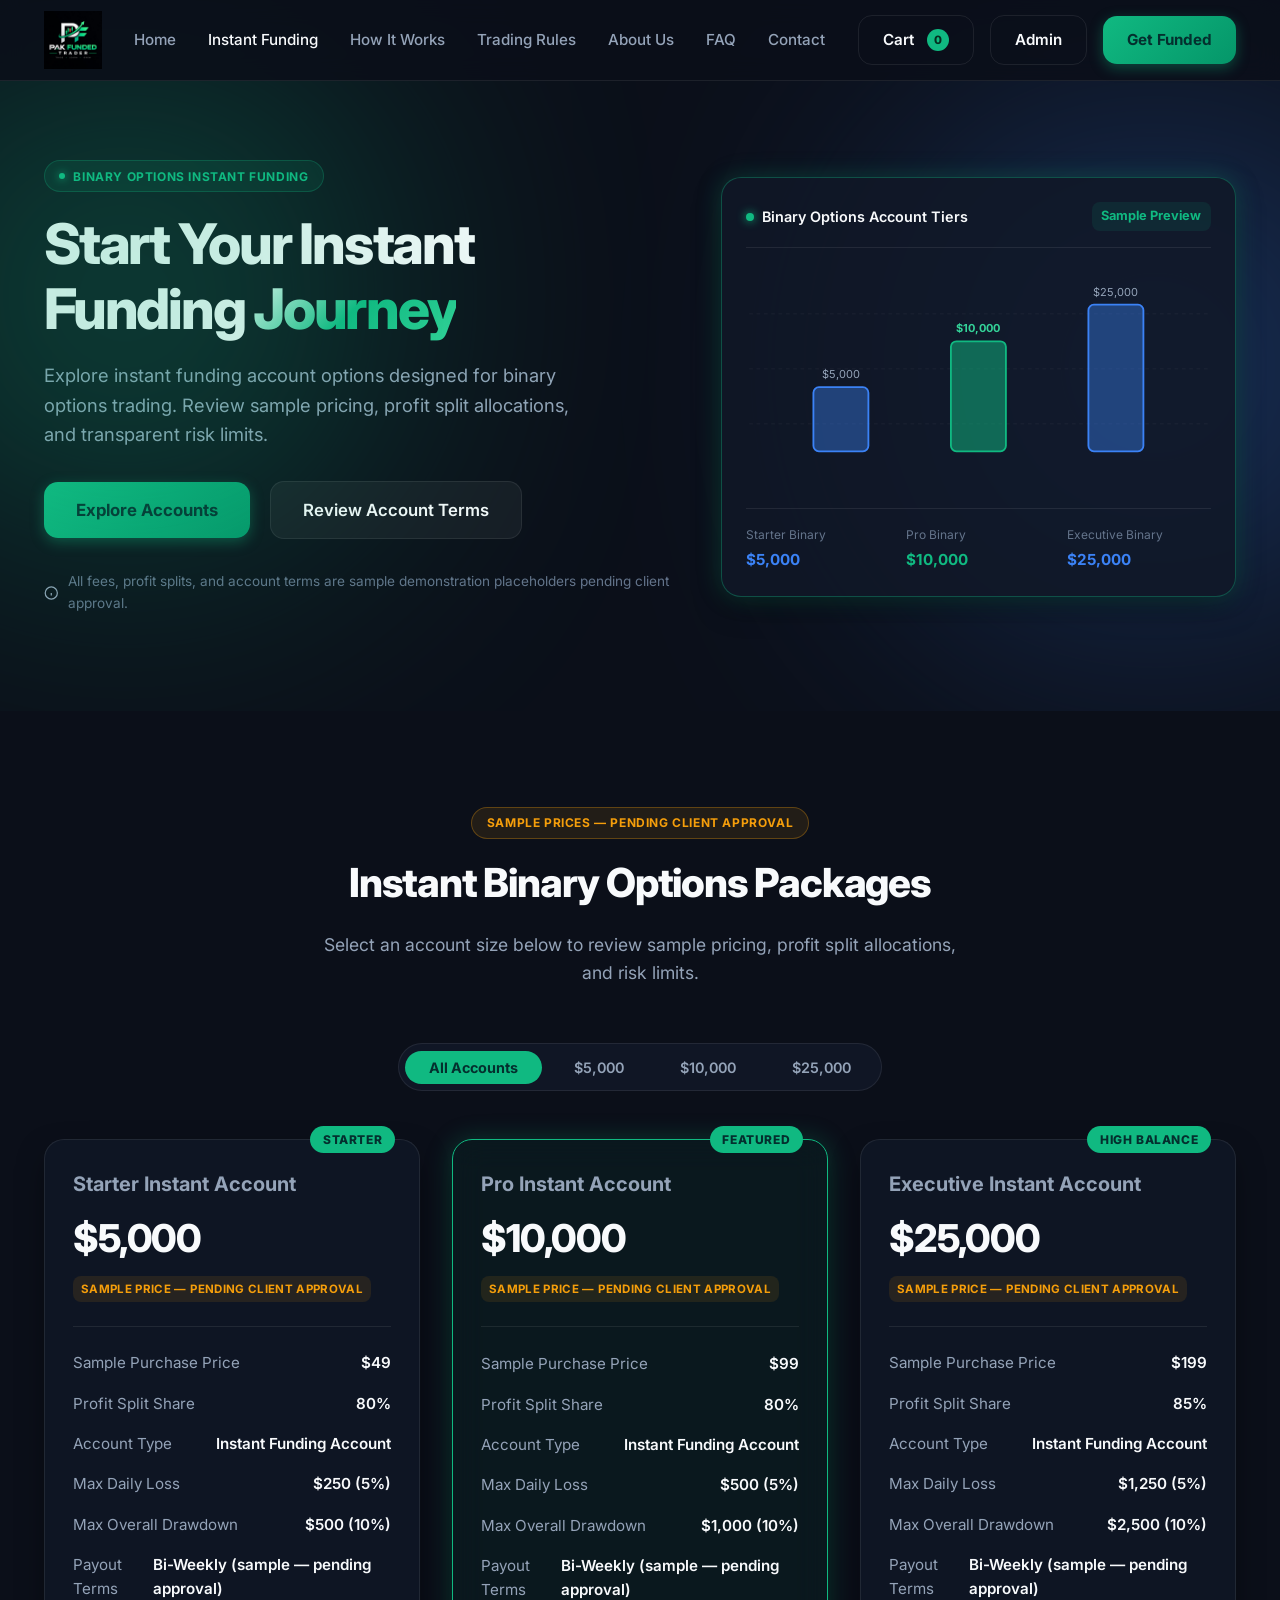
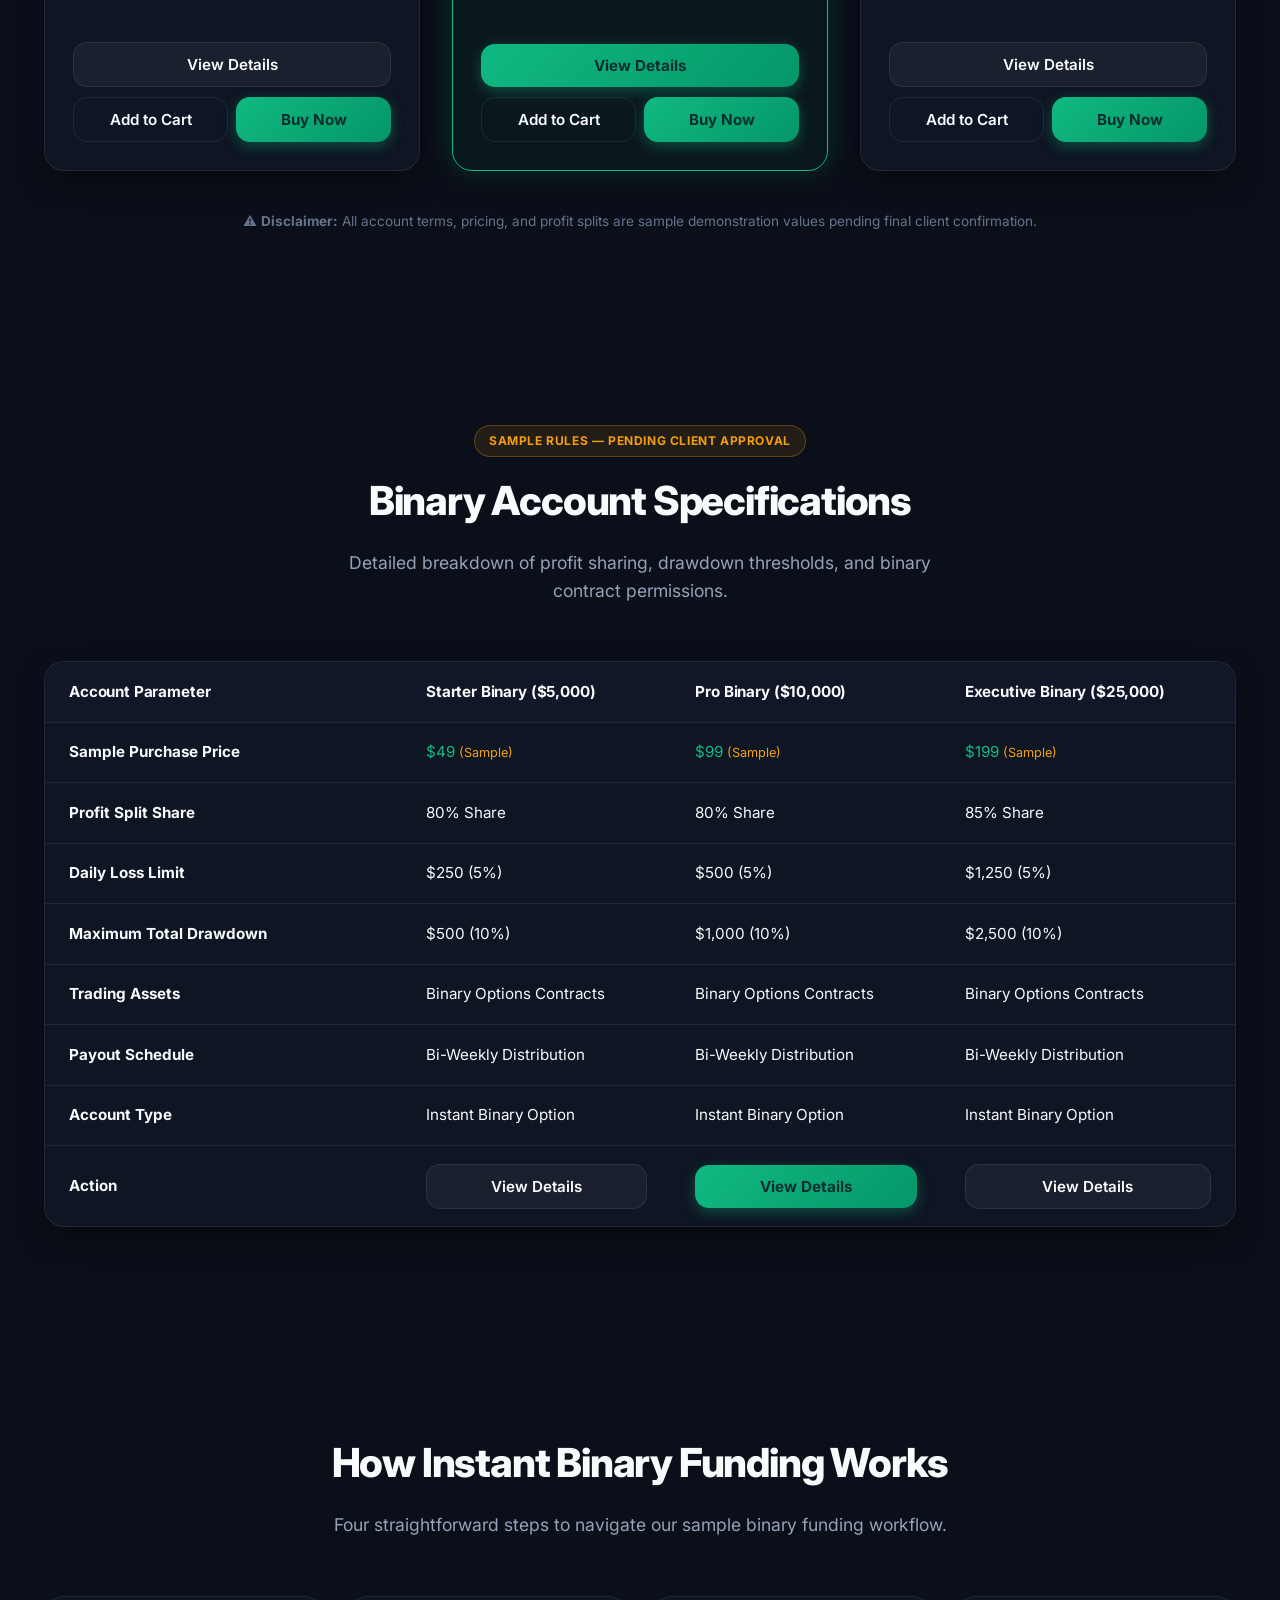
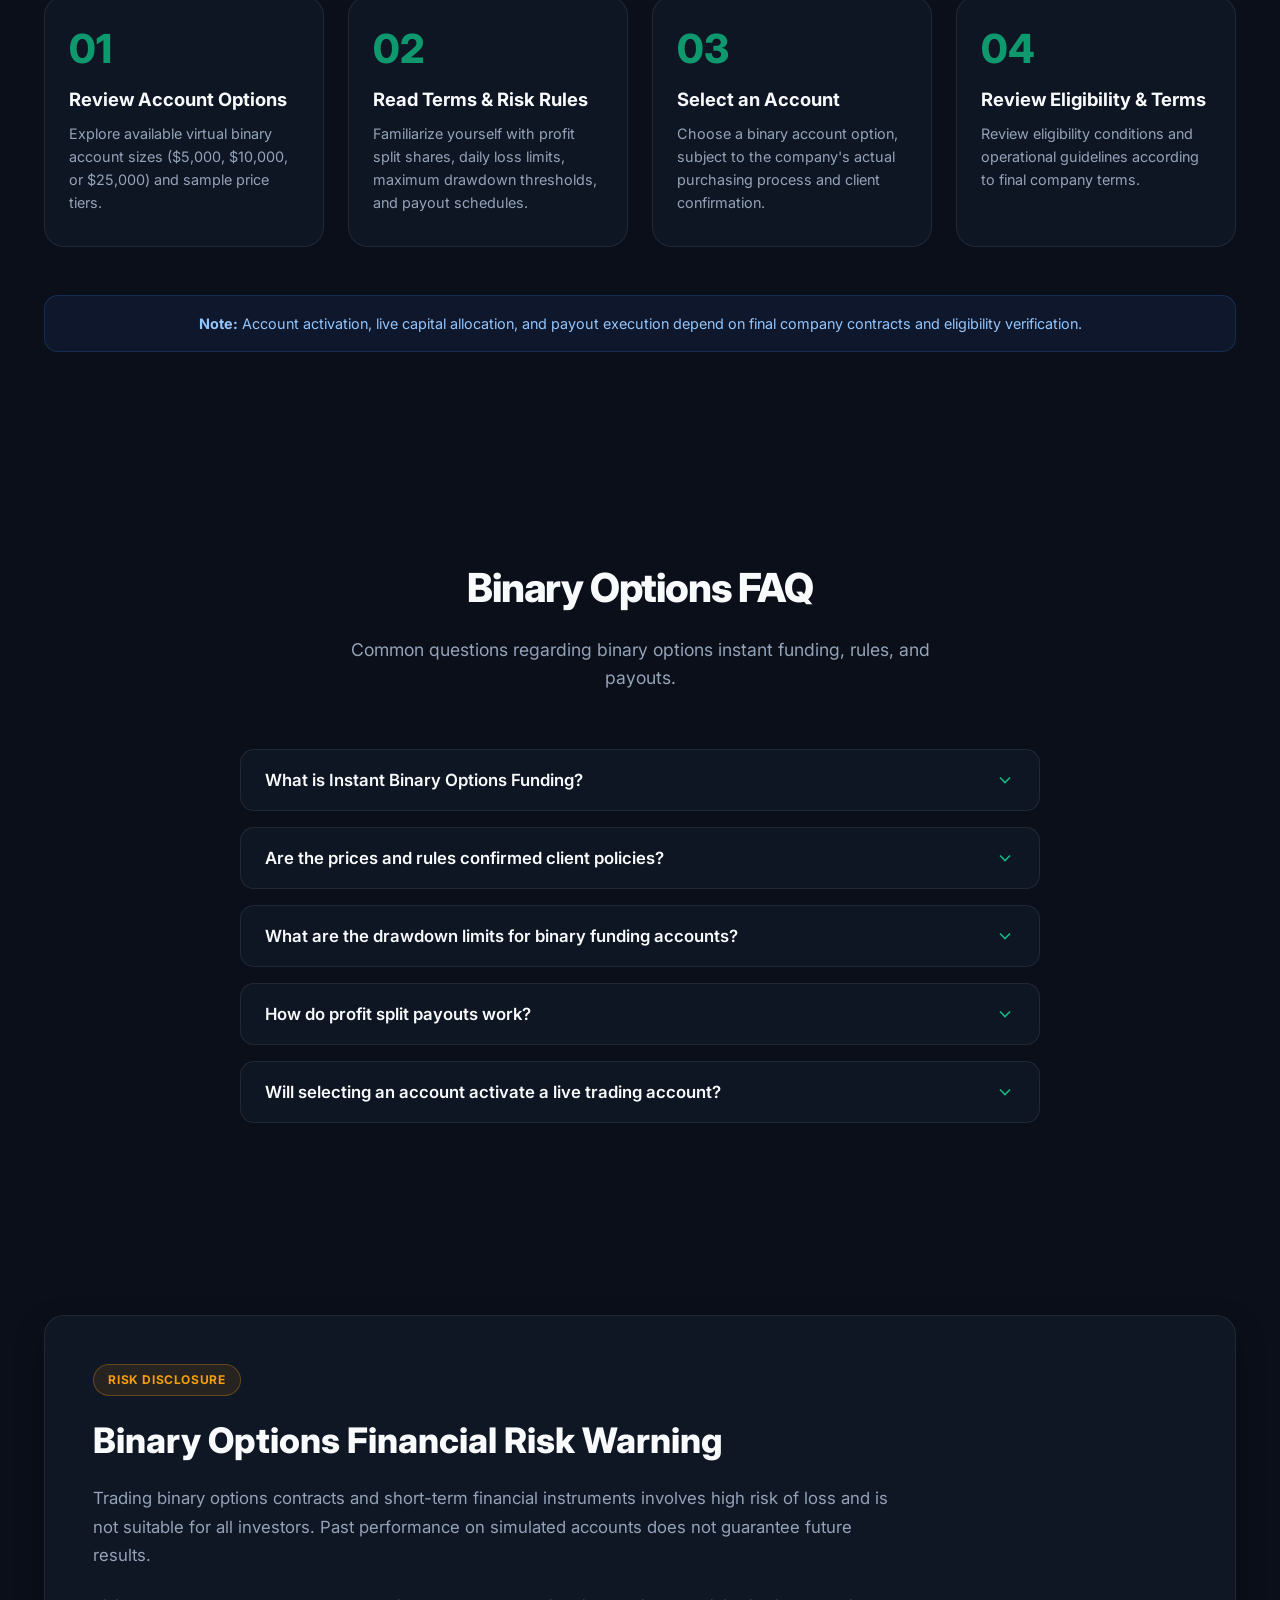
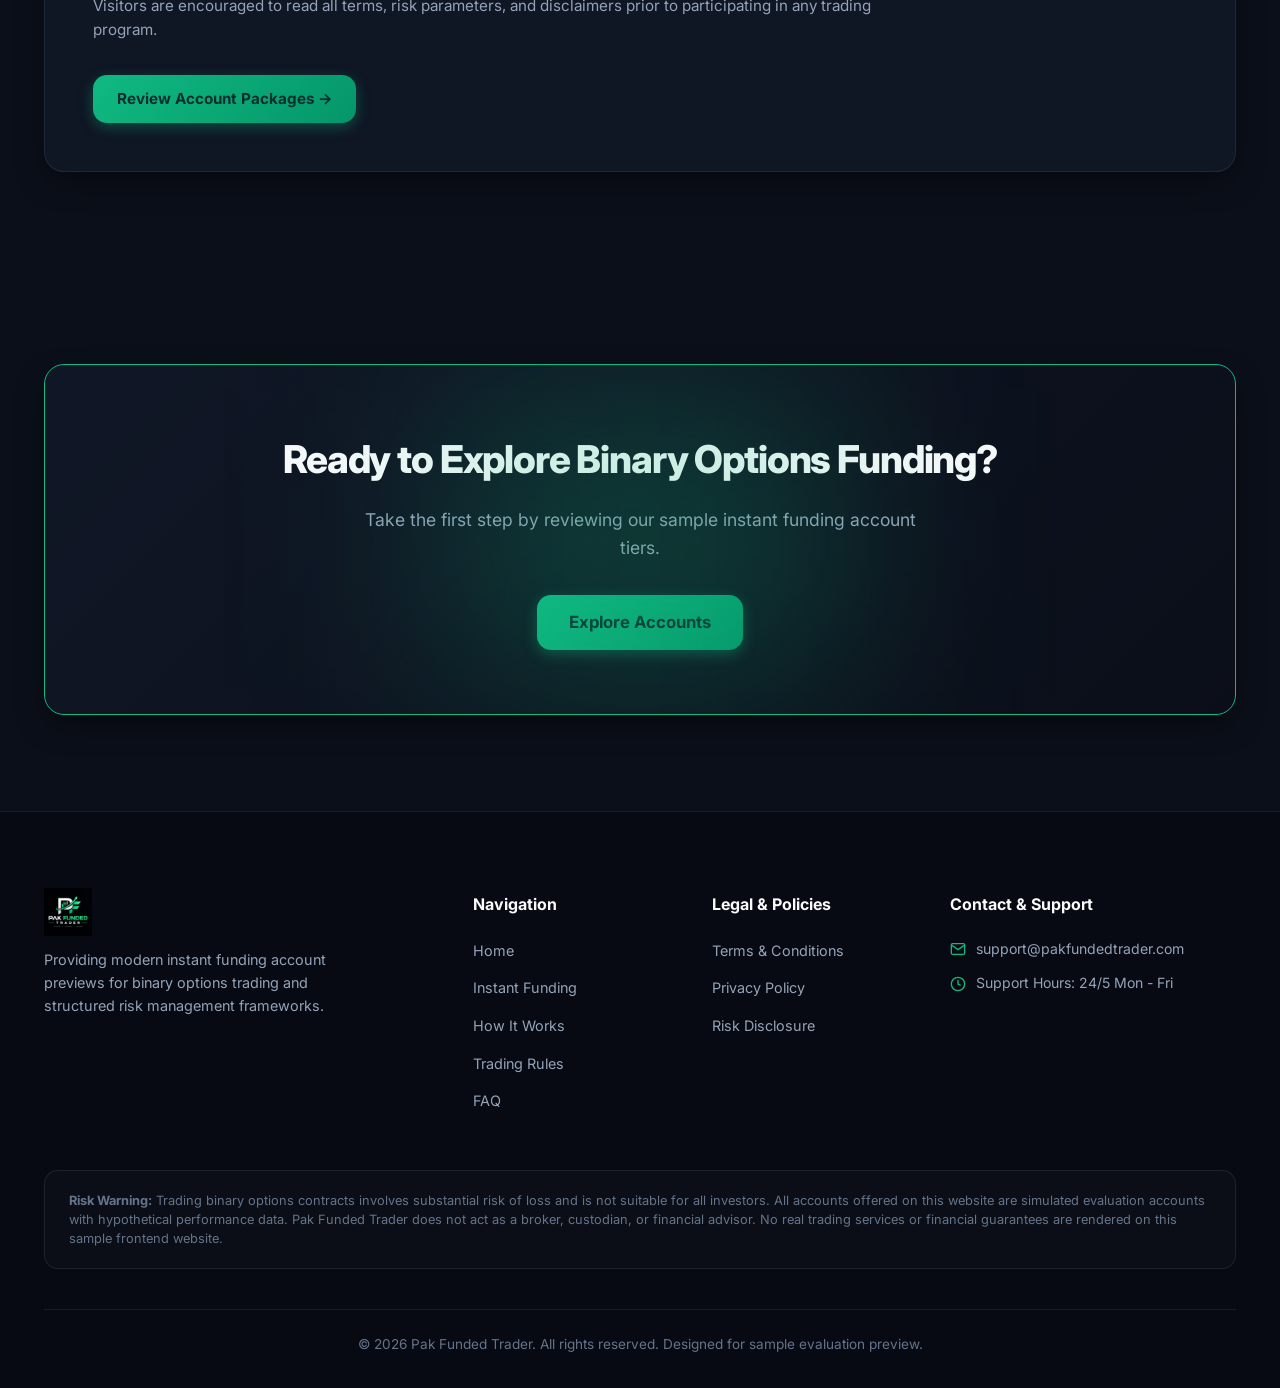
<file: instant-funding.html>
﻿<!DOCTYPE html>
<html lang="en">
<head>
  <meta charset="UTF-8">
  <meta name="viewport" content="width=device-width, initial-scale=1.0">
  <title>Pak Funded Trader | Instant Funding Binary Options Accounts</title>
  <meta name="description" content="Explore instant funding account options, profit split terms, drawdown limits, and rules for binary options trading on Pak Funded Trader.">
  <link rel="preconnect" href="https://fonts.googleapis.com">
  <link rel="preconnect" href="https://fonts.gstatic.com" crossorigin>
  <link href="https://fonts.googleapis.com/css2?family=Inter:wght@300;400;500;600;700;800&display=swap" rel="stylesheet">
  <link rel="stylesheet" href="styles.css">
</head>
<body id="top" data-page="instant">

  <!-- NAVBAR -->
  <header class="header">
    <div class="container navbar">
      <a href="index.html" class="logo" aria-label="Pak Funded Trader Homepage">
        <img src="logo.jpg" alt="Pak Funded Trader" class="logo-img">
      </a>

      <!-- Desktop Nav -->
      <nav class="nav-menu" id="nav-menu" aria-label="Primary Navigation">
        <ul class="nav-list">
          <li><a href="index.html" class="nav-link" data-nav="home">Home</a></li>
          <li><a href="instant-funding.html" class="nav-link active" data-nav="instant">Instant Funding</a></li>
          <li><a href="how-it-works.html" class="nav-link" data-nav="how">How It Works</a></li>
          <li><a href="trading-rules.html" class="nav-link" data-nav="rules">Trading Rules</a></li>
          <li><a href="about.html" class="nav-link" data-nav="about">About Us</a></li>
          <li><a href="faq.html" class="nav-link" data-nav="faq">FAQ</a></li>
          <li><a href="contact.html" class="nav-link" data-nav="contact">Contact</a></li>
        </ul>
      </nav>

      <!-- Action Buttons -->
      <div class="nav-actions">
        <a href="cart.html" class="btn btn-outline cart-nav-link">Cart <span class="cart-count" id="cart-count" hidden>0</span></a>
        <a href="admin.html" class="btn btn-outline">Admin</a>
        <a href="#accounts-grid" class="btn btn-primary">Get Funded</a>
        <button class="hamburger" id="hamburger-btn" aria-label="Toggle navigation menu" aria-expanded="false" aria-controls="nav-menu">
          <span class="bar"></span>
          <span class="bar"></span>
          <span class="bar"></span>
        </button>
      </div>
    </div>
  </header>

  <main>
    <!-- HERO SECTION -->
    <section class="hero-section">
      <div class="hero-glow hero-glow-1"></div>
      <div class="hero-glow hero-glow-2"></div>
      <div class="container hero-container">
        <div class="hero-content">
          <div class="badge">
            <span class="badge-dot"></span>
            <span>BINARY OPTIONS INSTANT FUNDING</span>
          </div>
          <h1 class="hero-title">Start Your Instant Funding <span class="gradient-text">Journey</span></h1>
          <p class="hero-description">
            Explore instant funding account options designed for binary options trading. Review sample pricing, profit split allocations, and transparent risk limits.
          </p>
          <div class="hero-actions">
            <a href="#accounts-grid" class="btn btn-primary btn-lg">Explore Accounts</a>
            <a href="#account-rules" class="btn btn-secondary btn-lg">Review Account Terms</a>
          </div>
          <div class="hero-disclaimer">
            <svg width="16" height="16" viewBox="0 0 24 24" fill="none" stroke="#94A3B8" stroke-width="2"><circle cx="12" cy="12" r="10"/><path d="M12 16v-4M12 8h.01"/></svg>
            <span>All fees, profit splits, and account terms are sample demonstration placeholders pending client approval.</span>
          </div>
        </div>

        <!-- HERO GRAPHIC / SVG DECORATION -->
        <div class="hero-visual">
          <div class="chart-card">
            <div class="chart-header">
              <div class="chart-title">
                <span class="indicator-dot"></span>
                <span>Binary Options Account Tiers</span>
              </div>
              <div class="chart-badge">Sample Preview</div>
            </div>

            <div class="chart-container">
              <svg class="chart-svg" viewBox="0 0 500 240" fill="none" xmlns="http://www.w3.org/2000/svg">
                <line x1="0" y1="50" x2="500" y2="50" stroke="rgba(255,255,255,0.05)" stroke-dasharray="4 4"/>
                <line x1="0" y1="110" x2="500" y2="110" stroke="rgba(255,255,255,0.05)" stroke-dasharray="4 4"/>
                <line x1="0" y1="170" x2="500" y2="170" stroke="rgba(255,255,255,0.05)" stroke-dasharray="4 4"/>

                <!-- Account Bars -->
                <rect x="70" y="130" width="60" height="70" rx="6" fill="#3B82F6" fill-opacity="0.4" stroke="#3B82F6" stroke-width="2"/>
                <text x="100" y="120" fill="#94A3B8" font-size="12" text-anchor="middle">$5,000</text>

                <rect x="220" y="80" width="60" height="120" rx="6" fill="#10B981" fill-opacity="0.5" stroke="#10B981" stroke-width="2"/>
                <text x="250" y="70" fill="#34D399" font-size="12" font-weight="bold" text-anchor="middle">$10,000</text>

                <rect x="370" y="40" width="60" height="160" rx="6" fill="#3B82F6" fill-opacity="0.4" stroke="#3B82F6" stroke-width="2"/>
                <text x="400" y="30" fill="#94A3B8" font-size="12" text-anchor="middle">$25,000</text>
              </svg>
            </div>

            <div class="chart-stats">
              <div class="stat-item">
                <span class="stat-label">Starter Binary</span>
                <span class="stat-value text-blue">$5,000</span>
              </div>
              <div class="stat-item">
                <span class="stat-label">Pro Binary</span>
                <span class="stat-value text-emerald">$10,000</span>
              </div>
              <div class="stat-item">
                <span class="stat-label">Executive Binary</span>
                <span class="stat-value text-blue">$25,000</span>
              </div>
            </div>
          </div>
        </div>
      </div>
    </section>

    <!-- ACCOUNT PACKAGES SECTION (GENERATED AUTOMATICALLY FROM ACCOUNTS.JS) -->
    <section class="section challenges-section" id="accounts-grid">
      <div class="container">
        <div class="section-header text-center">
          <div class="badge badge-warning">SAMPLE PRICES — PENDING CLIENT APPROVAL</div>
          <h2 class="section-title">Instant Binary Options Packages</h2>
          <p class="section-subtitle">Select an account size below to review sample pricing, profit split allocations, and risk limits.</p>
        </div>

        <!-- Tier Selector Tabs -->
        <div class="tier-selector" id="tier-selector" role="tablist" aria-label="Account size filter">
          <button class="tier-btn active" role="tab" aria-selected="true" data-size="all">All Accounts</button>
          <button class="tier-btn" role="tab" aria-selected="false" data-size="5000">$5,000</button>
          <button class="tier-btn" role="tab" aria-selected="false" data-size="10000">$10,000</button>
          <button class="tier-btn" role="tab" aria-selected="false" data-size="25000">$25,000</button>
        </div>

        <!-- Dynamic Cards Grid Container (Populated automatically by accounts.js & script.js) -->
        <div class="challenges-grid" id="challenge-cards-container">
          <!-- Rendered dynamically from accounts.js -->
        </div>

        <div class="sample-notice text-center">
          <p>⚠️ <strong>Disclaimer:</strong> All account terms, pricing, and profit splits are sample demonstration values pending final client confirmation.</p>
        </div>
      </div>
    </section>

    <!-- ACCOUNT INFORMATION MATRIX SECTION -->
    <section class="section comparison-section" id="account-rules">
      <div class="container">
        <div class="section-header text-center">
          <div class="badge badge-warning">SAMPLE RULES — PENDING CLIENT APPROVAL</div>
          <h2 class="section-title">Binary Account Specifications</h2>
          <p class="section-subtitle">Detailed breakdown of profit sharing, drawdown thresholds, and binary contract permissions.</p>
        </div>

        <div class="table-responsive">
          <table class="comparison-table">
            <thead>
              <tr>
                <th>Account Parameter</th>
                <th>Starter Binary ($5,000)</th>
                <th>Pro Binary ($10,000)</th>
                <th>Executive Binary ($25,000)</th>
              </tr>
            </thead>
            <tbody>
              <tr>
                <td><strong>Sample Purchase Price</strong></td>
                <td><span class="text-emerald">$49</span> <small class="text-amber">(Sample)</small></td>
                <td><span class="text-emerald">$99</span> <small class="text-amber">(Sample)</small></td>
                <td><span class="text-emerald">$199</span> <small class="text-amber">(Sample)</small></td>
              </tr>
              <tr>
                <td><strong>Profit Split Share</strong></td>
                <td>80% Share</td>
                <td>80% Share</td>
                <td>85% Share</td>
              </tr>
              <tr>
                <td><strong>Daily Loss Limit</strong></td>
                <td>$250 (5%)</td>
                <td>$500 (5%)</td>
                <td>$1,250 (5%)</td>
              </tr>
              <tr>
                <td><strong>Maximum Total Drawdown</strong></td>
                <td>$500 (10%)</td>
                <td>$1,000 (10%)</td>
                <td>$2,500 (10%)</td>
              </tr>
              <tr>
                <td><strong>Trading Assets</strong></td>
                <td>Binary Options Contracts</td>
                <td>Binary Options Contracts</td>
                <td>Binary Options Contracts</td>
              </tr>
              <tr>
                <td><strong>Payout Schedule</strong></td>
                <td>Bi-Weekly Distribution</td>
                <td>Bi-Weekly Distribution</td>
                <td>Bi-Weekly Distribution</td>
              </tr>
              <tr>
                <td><strong>Account Type</strong></td>
                <td>Instant Binary Option</td>
                <td>Instant Binary Option</td>
                <td>Instant Binary Option</td>
              </tr>
              <tr>
                <td><strong>Action</strong></td>
                <td><button class="btn btn-secondary btn-block js-modal-trigger" data-action="view-details" data-id="bo-5k">View Details</button></td>
                <td><button class="btn btn-primary btn-block js-modal-trigger" data-action="view-details" data-id="bo-10k">View Details</button></td>
                <td><button class="btn btn-secondary btn-block js-modal-trigger" data-action="view-details" data-id="bo-25k">View Details</button></td>
              </tr>
            </tbody>
          </table>
        </div>
      </div>
    </section>

    <!-- HOW INSTANT FUNDING WORKS FOR BINARY OPTIONS -->
    <section class="section how-it-works-section" id="how-it-works">
      <div class="container">
        <div class="section-header text-center">
          <h2 class="section-title">How Instant Binary Funding Works</h2>
          <p class="section-subtitle">Four straightforward steps to navigate our sample binary funding workflow.</p>
        </div>

        <div class="steps-grid">
          <div class="step-card">
            <div class="step-number">01</div>
            <div class="step-content">
              <h3>Review Account Options</h3>
              <p>Explore available virtual binary account sizes ($5,000, $10,000, or $25,000) and sample price tiers.</p>
            </div>
          </div>

          <div class="step-card">
            <div class="step-number">02</div>
            <div class="step-content">
              <h3>Read Terms & Risk Rules</h3>
              <p>Familiarize yourself with profit split shares, daily loss limits, maximum drawdown thresholds, and payout schedules.</p>
            </div>
          </div>

          <div class="step-card">
            <div class="step-number">03</div>
            <div class="step-content">
              <h3>Select an Account</h3>
              <p>Choose a binary account option, subject to the company's actual purchasing process and client confirmation.</p>
            </div>
          </div>

          <div class="step-card">
            <div class="step-number">04</div>
            <div class="step-content">
              <h3>Review Eligibility & Terms</h3>
              <p>Review eligibility conditions and operational guidelines according to final company terms.</p>
            </div>
          </div>
        </div>

        <div class="info-box text-center">
          <p><strong>Note:</strong> Account activation, live capital allocation, and payout execution depend on final company contracts and eligibility verification.</p>
        </div>
      </div>
    </section>

    <!-- FAQ SECTION -->
    <section class="section faq-section" id="faq">
      <div class="container">
        <div class="section-header text-center">
          <h2 class="section-title">Binary Options FAQ</h2>
          <p class="section-subtitle">Common questions regarding binary options instant funding, rules, and payouts.</p>
        </div>

        <div class="faq-accordion" id="faq-accordion">
          <!-- Item 1 -->
          <div class="faq-item">
            <button class="faq-question" id="faq-ifq1" aria-expanded="false" aria-controls="faq-ifa1">
              <span>What is Instant Binary Options Funding?</span>
              <svg class="faq-icon" width="20" height="20" viewBox="0 0 24 24" fill="none" stroke="currentColor" stroke-width="2"><polyline points="6 9 12 15 18 9"/></svg>
            </button>
            <div class="faq-answer" id="faq-ifa1" role="region" aria-labelledby="faq-ifa1" hidden>
              <div class="faq-body">
                Instant Binary Options Funding is an account model concept where traders gain access to simulated accounts focused on binary options contracts without multi-stage evaluation challenges.
              </div>
            </div>
          </div>

          <!-- Item 2 -->
          <div class="faq-item">
            <button class="faq-question" id="faq-ifq2" aria-expanded="false" aria-controls="faq-ifa2">
              <span>Are the prices and rules confirmed client policies?</span>
              <svg class="faq-icon" width="20" height="20" viewBox="0 0 24 24" fill="none" stroke="currentColor" stroke-width="2"><polyline points="6 9 12 15 18 9"/></svg>
            </button>
            <div class="faq-answer" id="faq-ifa2" role="region" aria-labelledby="faq-ifa2" hidden>
              <div class="faq-body">
                No. All pricing ($49, $99, $199) and binary account specifications are sample demonstration placeholders pending final client approval and policy confirmation.
              </div>
            </div>
          </div>

          <!-- Item 3 -->
          <div class="faq-item">
            <button class="faq-question" id="faq-ifq3" aria-expanded="false" aria-controls="faq-ifa3">
              <span>What are the drawdown limits for binary funding accounts?</span>
              <svg class="faq-icon" width="20" height="20" viewBox="0 0 24 24" fill="none" stroke="currentColor" stroke-width="2"><polyline points="6 9 12 15 18 9"/></svg>
            </button>
            <div class="faq-answer" id="faq-ifa3" role="region" aria-labelledby="faq-ifa3" hidden>
              <div class="faq-body">
                Sample rules specify a 5% Daily Loss limit calculated from starting daily balance, and a 10% Maximum Total Drawdown limit calculated from initial starting balance.
              </div>
            </div>
          </div>

          <!-- Item 4 -->
          <div class="faq-item">
            <button class="faq-question" id="faq-ifq4" aria-expanded="false" aria-controls="faq-ifa4">
              <span>How do profit split payouts work?</span>
              <svg class="faq-icon" width="20" height="20" viewBox="0 0 24 24" fill="none" stroke="currentColor" stroke-width="2"><polyline points="6 9 12 15 18 9"/></svg>
            </button>
            <div class="faq-answer" id="faq-ifa4" role="region" aria-labelledby="faq-ifa4" hidden>
              <div class="faq-body">
                Eligible traders who generate simulated net profits while maintaining risk limits receive an 80% to 85% profit split according to final payout terms.
              </div>
            </div>
          </div>

          <!-- Item 5 -->
          <div class="faq-item">
            <button class="faq-question" id="faq-ifq5" aria-expanded="false" aria-controls="faq-ifa5">
              <span>Will selecting an account activate a live trading account?</span>
              <svg class="faq-icon" width="20" height="20" viewBox="0 0 24 24" fill="none" stroke="currentColor" stroke-width="2"><polyline points="6 9 12 15 18 9"/></svg>
            </button>
            <div class="faq-answer" id="faq-ifa5" role="region" aria-labelledby="faq-ifa5" hidden>
              <div class="faq-body">
                No. This website is a frontend-only demonstration build. Real account activation, payment processing, and authentication will be integrated in future phases.
              </div>
            </div>
          </div>
        </div>
      </div>
    </section>

    <!-- RISK DISCLOSURE SECTION -->
    <section class="section process-matters-section" id="risk-disclosure">
      <div class="container">
        <div class="card cta-card" style="background: rgba(17, 24, 39, 0.85); border-color: var(--border-subtle); text-align: left; padding: 3rem;">
          <div style="max-width: 800px;">
            <div class="badge badge-warning" style="margin-bottom: 1rem;">RISK DISCLOSURE</div>
            <h2 style="font-size: 2.2rem; font-weight: 800; margin-bottom: 1rem;">Binary Options Financial Risk Warning</h2>
            <p style="color: var(--text-muted); font-size: 1.05rem; line-height: 1.7; margin-bottom: 1.5rem;">
              Trading binary options contracts and short-term financial instruments involves high risk of loss and is not suitable for all investors. Past performance on simulated accounts does not guarantee future results.
            </p>
            <p style="color: var(--text-muted); font-size: 0.95rem; line-height: 1.6; margin-bottom: 2rem;">
              Visitors are encouraged to read all terms, risk parameters, and disclaimers prior to participating in any trading program.
            </p>
            <a href="#accounts-grid" class="btn btn-primary">Review Account Packages &rarr;</a>
          </div>
        </div>
      </div>
    </section>

    <!-- FINAL CALL TO ACTION -->
    <section class="section cta-section" id="cta">
      <div class="container">
        <div class="card cta-card text-center">
          <div class="cta-glow"></div>
          <h2 class="cta-title">Ready to Explore Binary Options Funding?</h2>
          <p class="cta-description">Take the first step by reviewing our sample instant funding account tiers.</p>
          <div class="cta-actions">
            <a href="#accounts-grid" class="btn btn-primary btn-lg">Explore Accounts</a>
          </div>
        </div>
      </div>
    </section>
  </main>

  <!-- FOOTER -->
  <footer class="footer">
    <div class="container">
      <div class="footer-grid">
        <div class="footer-brand">
          <a href="index.html" class="logo" aria-label="Pak Funded Trader Homepage">
            <img src="logo.jpg" alt="Pak Funded Trader" class="logo-img logo-img-footer">
          </a>
          <p class="footer-tagline">Providing modern instant funding account previews for binary options trading and structured risk management frameworks.</p>
        </div>

        <div class="footer-links">
          <h4>Navigation</h4>
          <ul>
            <li><a href="index.html">Home</a></li>
            <li><a href="instant-funding.html">Instant Funding</a></li>
            <li><a href="how-it-works.html">How It Works</a></li>
            <li><a href="index.html#rules">Trading Rules</a></li>
            <li><a href="#faq">FAQ</a></li>
          </ul>
        </div>

        <div class="footer-links">
          <h4>Legal & Policies</h4>
          <ul>
            <li><a href="#" class="js-modal-trigger" data-action="terms">Terms & Conditions</a></li>
            <li><a href="#" class="js-modal-trigger" data-action="privacy">Privacy Policy</a></li>
            <li><a href="#" class="js-modal-trigger" data-action="risk">Risk Disclosure</a></li>
          </ul>
        </div>

        <div class="footer-links">
          <h4>Contact & Support</h4>
          <ul>
            <li class="contact-item">
              <svg width="16" height="16" viewBox="0 0 24 24" fill="none" stroke="#10B981" stroke-width="2"><path d="M4 4h16c1.1 0 2 .9 2 2v12c0 1.1-.9 2-2 2H4c-1.1 0-2-.9-2-2V6c0-1.1.9-2 2-2z"/><polyline points="22,6 12,13 2,6"/></svg>
              <span>support@pakfundedtrader.com</span>
            </li>
            <li class="contact-item">
              <svg width="16" height="16" viewBox="0 0 24 24" fill="none" stroke="#10B981" stroke-width="2"><circle cx="12" cy="12" r="10"/><polyline points="12 6 12 12 16 14"/></svg>
              <span>Support Hours: 24/5 Mon - Fri</span>
            </li>
          </ul>
        </div>
      </div>

      <div class="footer-risk">
        <p><strong>Risk Warning:</strong> Trading binary options contracts involves substantial risk of loss and is not suitable for all investors. All accounts offered on this website are simulated evaluation accounts with hypothetical performance data. Pak Funded Trader does not act as a broker, custodian, or financial advisor. No real trading services or financial guarantees are rendered on this sample frontend website.</p>
      </div>

      <div class="footer-bottom text-center">
        <p>&copy; 2026 Pak Funded Trader. All rights reserved. Designed for sample evaluation preview.</p>
      </div>
    </div>
  </footer>

  <!-- MODAL CONTAINER -->
  <div class="modal-overlay" id="modal-overlay" hidden>
    <div class="modal-card" role="dialog" aria-modal="true" aria-labelledby="modal-title">
      <button class="modal-close" id="modal-close-btn" aria-label="Close dialog">&times;</button>
      <div class="modal-icon">
        <svg width="32" height="32" viewBox="0 0 24 24" fill="none" stroke="#10B981" stroke-width="2"><circle cx="12" cy="12" r="10"/><path d="M12 16v-4M12 8h.01"/></svg>
      </div>
      <h3 id="modal-title" class="modal-title">Frontend Preview Mode</h3>
      <div id="modal-body" class="modal-body">
        <p>This button interaction demonstrates the user interface flow for Pak Funded Trader. Backend authentication, account creation, and payment processing are disabled in this frontend-only build.</p>
      </div>
      <button class="btn btn-primary btn-block" id="modal-ok-btn">Got It</button>
    </div>
  </div>

  <!-- Centralized Configuration & Main Script -->
  <script src="accounts.js"></script>
  <script src="platforms.js"></script>
  <script src="cart.js"></script>
  <script src="layout.js"></script>
  <script src="script.js"></script>
</body>
</html>
</file>
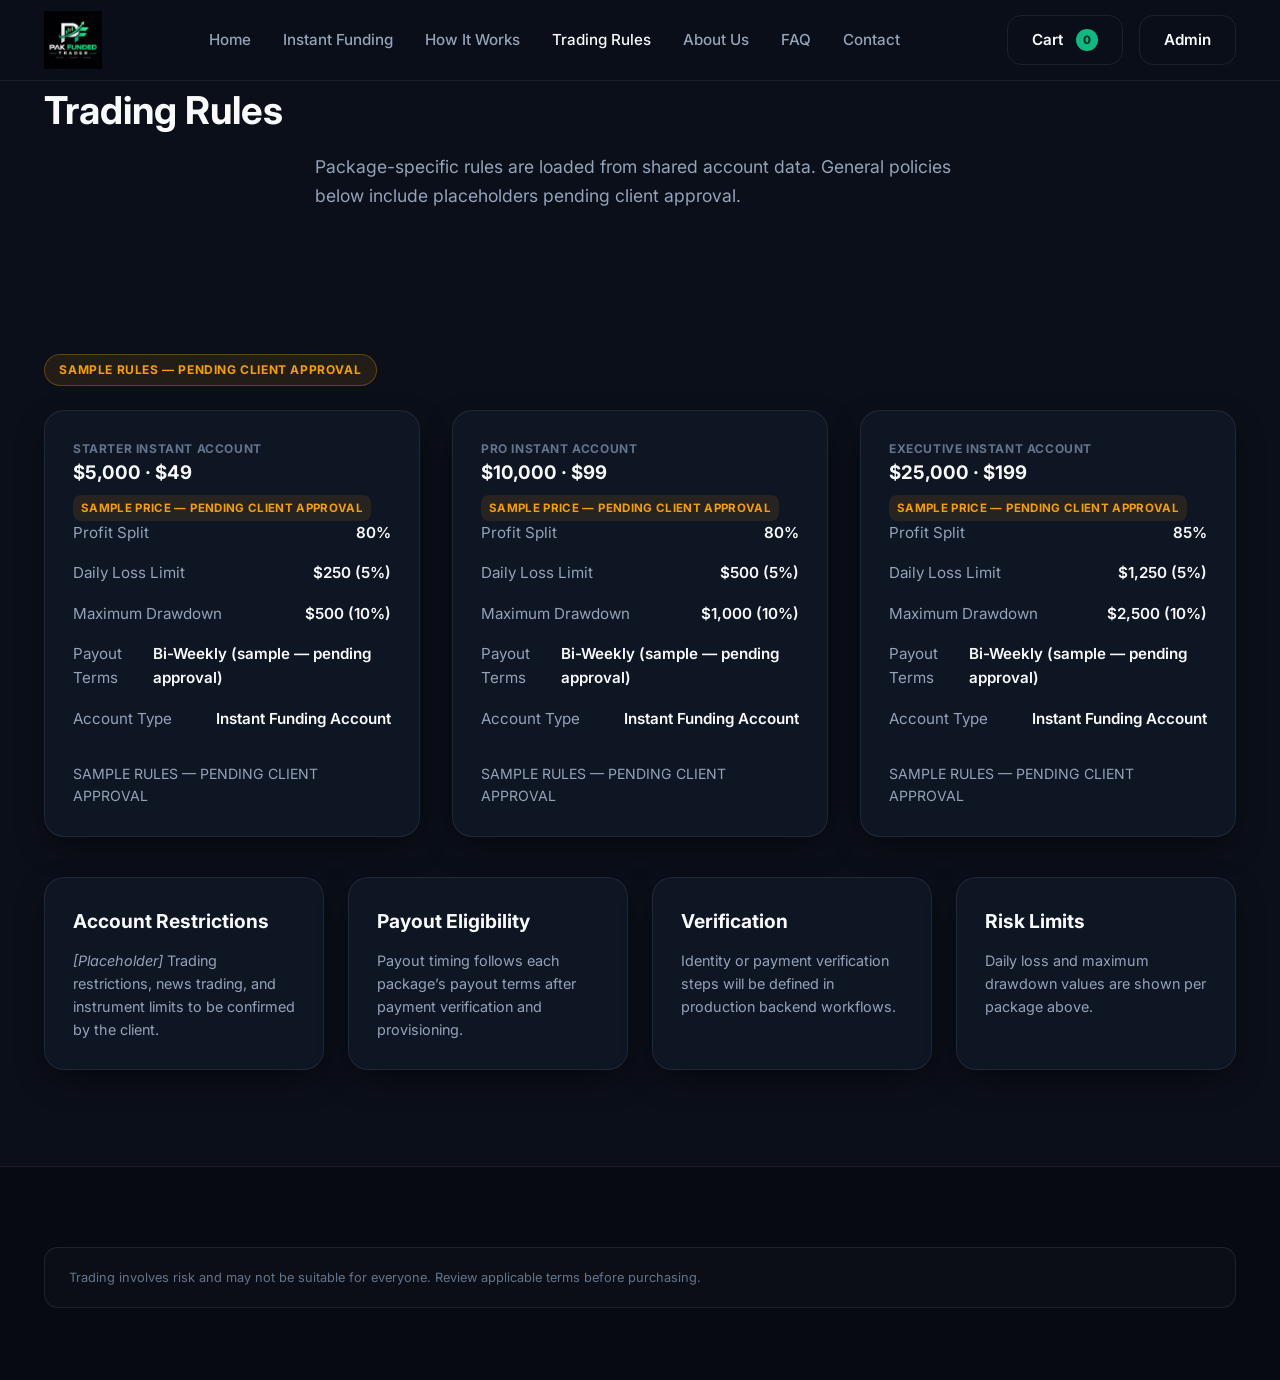
<file: trading-rules.html>
<!DOCTYPE html>
<html lang="en">
<head>
  <meta charset="UTF-8">
  <meta name="viewport" content="width=device-width, initial-scale=1.0">
  <title>Trading Rules | Pak Funded Trader</title>
  <link href="https://fonts.googleapis.com/css2?family=Inter:wght@400;600;700&display=swap" rel="stylesheet">
  <link rel="stylesheet" href="styles.css">
</head>
<body data-page="rules">
  <header class="header">
    <div class="container navbar">
      <a href="index.html" class="logo"><img src="logo.jpg" alt="Pak Funded Trader" class="logo-img"></a>
      <nav class="nav-menu" id="nav-menu">
        <ul class="nav-list">
          <li><a href="index.html" class="nav-link" data-nav="home">Home</a></li>
          <li><a href="instant-funding.html" class="nav-link" data-nav="instant">Instant Funding</a></li>
          <li><a href="how-it-works.html" class="nav-link" data-nav="how">How It Works</a></li>
          <li><a href="trading-rules.html" class="nav-link active" data-nav="rules">Trading Rules</a></li>
          <li><a href="about.html" class="nav-link" data-nav="about">About Us</a></li>
          <li><a href="faq.html" class="nav-link" data-nav="faq">FAQ</a></li>
          <li><a href="contact.html" class="nav-link" data-nav="contact">Contact</a></li>
        </ul>
      </nav>
      <div class="nav-actions">
        <a href="cart.html" class="btn btn-outline cart-nav-link">Cart <span class="cart-count" id="cart-count" hidden>0</span></a>
        <a href="admin.html" class="btn btn-outline">Admin</a>
        <button class="hamburger" id="hamburger-btn"><span class="bar"></span><span class="bar"></span><span class="bar"></span></button>
      </div>
    </div>
  </header>
  <main>
    <section class="page-hero section">
      <div class="container">
        <h1>Trading Rules</h1>
        <p class="section-subtitle">Package-specific rules are loaded from shared account data. General policies below include placeholders pending client approval.</p>
      </div>
    </section>
    <section class="section">
      <div class="container">
        <div class="badge badge-warning">SAMPLE RULES — PENDING CLIENT APPROVAL</div>
        <div id="package-rules-container" class="challenges-grid" style="margin-top: 1.5rem;"></div>
        <div class="rules-grid" style="margin-top: 2.5rem;">
          <div class="card rule-card"><h3>Account Restrictions</h3><p><em>[Placeholder]</em> Trading restrictions, news trading, and instrument limits to be confirmed by the client.</p></div>
          <div class="card rule-card"><h3>Payout Eligibility</h3><p>Payout timing follows each package’s payout terms after payment verification and provisioning.</p></div>
          <div class="card rule-card"><h3>Verification</h3><p>Identity or payment verification steps will be defined in production backend workflows.</p></div>
          <div class="card rule-card"><h3>Risk Limits</h3><p>Daily loss and maximum drawdown values are shown per package above.</p></div>
        </div>
      </div>
    </section>
  </main>
  <footer class="footer"><div class="container"><div class="footer-risk"><p>Trading involves risk and may not be suitable for everyone. Review applicable terms before purchasing.</p></div></div></footer>
  <script src="accounts.js"></script>
  <script src="cart.js"></script>
  <script src="layout.js"></script>
  <script src="script.js"></script>
  <script src="trading-rules.js"></script>
</body>
</html>
</file>
<file: styles.css>
/* ==========================================================================
   PAK FUNDED TRADER - STYLESHEET
   Design: Dark Navy, White Text, Emerald Green Accents, Subtle Blue Gradients
   ========================================================================== */

/* --- DESIGN SYSTEM & CSS VARIABLES --- */
:root {
  /* Colors */
  --bg-dark-base: #0b0f19;
  --bg-dark-surface: #111827;
  --bg-card: rgba(17, 24, 39, 0.75);
  --bg-card-hover: rgba(31, 41, 55, 0.85);
  --bg-card-featured: rgba(16, 185, 129, 0.05);

  --border-subtle: rgba(255, 255, 255, 0.08);
  --border-highlight: rgba(16, 185, 129, 0.35);
  
  --primary-emerald: #10b981;
  --primary-emerald-hover: #059669;
  --primary-emerald-glow: rgba(16, 185, 129, 0.25);
  --accent-mint: #34d399;
  --accent-cyan: #06b6d4;
  --accent-blue: #3b82f6;

  --text-white: #f8fafc;
  --text-muted: #94a3b8;
  --text-dim: #64748b;

  --amber-warning: #f59e0b;
  --rose-danger: #f43f5e;

  /* Typography */
  --font-main: 'Inter', -apple-system, BlinkMacSystemFont, 'Segoe UI', Roboto, Helvetica, Arial, sans-serif;

  /* Radius & Shadows */
  --radius-sm: 8px;
  --radius-md: 14px;
  --radius-lg: 20px;
  --radius-full: 9999px;

  --shadow-card: 0 12px 32px -8px rgba(0, 0, 0, 0.6);
  --shadow-glow: 0 0 25px rgba(16, 185, 129, 0.25);
  --shadow-blue-glow: 0 0 25px rgba(59, 130, 246, 0.2);

  /* Transitions */
  --transition-fast: 0.2s cubic-bezier(0.4, 0, 0.2, 1);
  --transition-smooth: 0.3s cubic-bezier(0.4, 0, 0.2, 1);
}

/* --- RESET & BASE STYLES --- */
*, *::before, *::after {
  box-sizing: border-box;
  margin: 0;
  padding: 0;
}

html {
  scroll-behavior: smooth;
  font-size: 16px;
  color-scheme: dark;
}

body {
  font-family: var(--font-main);
  background-color: var(--bg-dark-base);
  color: var(--text-white);
  line-height: 1.6;
  overflow-x: hidden;
  -webkit-font-smoothing: antialiased;
}

a {
  color: inherit;
  text-decoration: none;
}

ul {
  list-style: none;
}

button {
  font-family: inherit;
  cursor: pointer;
  border: none;
  background: none;
}

/* Accessibility Focus Outline */
:focus-visible {
  outline: 2px solid var(--primary-emerald);
  outline-offset: 4px;
  border-radius: var(--radius-sm);
}

/* Layout Container */
.container {
  width: 100%;
  max-width: 1240px;
  margin: 0 auto;
  padding: 0 1.5rem;
}

.text-center { text-align: center; }
.text-emerald { color: var(--primary-emerald); }
.text-muted { color: var(--text-muted); }
.text-amber { color: var(--amber-warning); }
.text-rose { color: var(--rose-danger); }
.text-blue { color: var(--accent-blue); }

.gradient-text {
  background: linear-gradient(135deg, #ffffff 0%, var(--primary-emerald) 50%, var(--accent-mint) 100%);
  -webkit-background-clip: text;
  -webkit-text-fill-color: transparent;
}

.accent-text {
  color: var(--primary-emerald);
}

/* --- BUTTONS --- */
.btn {
  display: inline-flex;
  align-items: center;
  justify-content: center;
  gap: 0.5rem;
  padding: 0.75rem 1.5rem;
  font-size: 0.95rem;
  font-weight: 600;
  border-radius: var(--radius-md);
  transition: all var(--transition-smooth);
  white-space: nowrap;
}

.btn-primary {
  background: linear-gradient(135deg, var(--primary-emerald) 0%, #059669 100%);
  color: #042f2e;
  font-weight: 700;
  box-shadow: 0 4px 14px rgba(16, 185, 129, 0.35);
}

.btn-primary:hover {
  transform: translateY(-2px);
  box-shadow: 0 6px 20px rgba(16, 185, 129, 0.5);
  background: linear-gradient(135deg, #34d399 0%, var(--primary-emerald) 100%);
}

.btn-secondary {
  background: rgba(255, 255, 255, 0.05);
  color: var(--text-white);
  border: 1px solid var(--border-subtle);
}

.btn-secondary:hover {
  background: rgba(255, 255, 255, 0.1);
  border-color: rgba(255, 255, 255, 0.2);
  transform: translateY(-2px);
}

.btn-outline {
  background: transparent;
  color: var(--text-white);
  border: 1px solid var(--border-subtle);
}

.btn-outline:hover {
  border-color: var(--primary-emerald);
  color: var(--primary-emerald);
}

.btn-lg {
  padding: 0.9rem 2rem;
  font-size: 1.05rem;
}

.btn-block {
  width: 100%;
}

/* --- BADGES & CARDS --- */
.badge {
  display: inline-flex;
  align-items: center;
  gap: 0.5rem;
  padding: 0.35rem 0.9rem;
  border-radius: var(--radius-full);
  background: rgba(16, 185, 129, 0.1);
  border: 1px solid rgba(16, 185, 129, 0.25);
  color: var(--primary-emerald);
  font-size: 0.75rem;
  font-weight: 700;
  letter-spacing: 0.05em;
  text-transform: uppercase;
}

.badge-dot {
  width: 6px;
  height: 6px;
  border-radius: 50%;
  background-color: var(--primary-emerald);
  box-shadow: 0 0 8px var(--primary-emerald);
}

.badge-warning {
  background: rgba(245, 158, 11, 0.1);
  border-color: rgba(245, 158, 11, 0.3);
  color: var(--amber-warning);
}

.card {
  background: var(--bg-card);
  backdrop-filter: blur(16px);
  -webkit-backdrop-filter: blur(16px);
  border: 1px solid var(--border-subtle);
  border-radius: var(--radius-lg);
  padding: 1.75rem;
  box-shadow: var(--shadow-card);
  transition: all var(--transition-smooth);
}

.card:hover {
  border-color: rgba(255, 255, 255, 0.15);
  transform: translateY(-4px);
}

/* --- NAVBAR & HEADER --- */
.header {
  position: fixed;
  top: 0;
  left: 0;
  width: 100%;
  z-index: 1000;
  background: rgba(11, 15, 25, 0.85);
  backdrop-filter: blur(12px);
  -webkit-backdrop-filter: blur(12px);
  border-bottom: 1px solid var(--border-subtle);
  transition: background var(--transition-smooth);
}

.navbar {
  display: flex;
  align-items: center;
  justify-content: space-between;
  height: 80px;
}

.logo {
  display: flex;
  align-items: center;
  gap: 0;
}

/* Image logo — black background blends with dark navbar */
.logo-img {
  height: 58px;
  width: auto;
  display: block;
  object-fit: contain;
  /* slight negative margin so logo feels flush with navbar height */
  margin: -4px 0;
  border-radius: 0;
}

/* Footer logo is slightly smaller */
.logo-img-footer {
  height: 48px;
}

.nav-list {
  display: flex;
  align-items: center;
  gap: 2rem;
}

.nav-link {
  font-size: 0.95rem;
  font-weight: 500;
  color: var(--text-muted);
  transition: color var(--transition-fast);
}

.nav-link:hover,
.nav-link.active {
  color: var(--text-white);
}

.nav-actions {
  display: flex;
  align-items: center;
  gap: 1rem;
}

.hamburger {
  display: none;
  flex-direction: column;
  justify-content: space-between;
  width: 28px;
  height: 20px;
  z-index: 1001;
}

.hamburger .bar {
  width: 100%;
  height: 2px;
  background-color: var(--text-white);
  border-radius: 2px;
  transition: transform var(--transition-smooth), opacity var(--transition-smooth);
}

.hamburger.active .bar:nth-child(1) {
  transform: translateY(9px) rotate(45deg);
}
.hamburger.active .bar:nth-child(2) {
  opacity: 0;
}
.hamburger.active .bar:nth-child(3) {
  transform: translateY(-9px) rotate(-45deg);
}

/* --- SECTIONS COMMON --- */
.section {
  padding: 6rem 0;
  position: relative;
}

.section-header {
  margin-bottom: 3.5rem;
}

.section-title {
  font-size: 2.5rem;
  font-weight: 800;
  letter-spacing: -0.03em;
  margin-top: 0.75rem;
  margin-bottom: 1rem;
}

.section-subtitle {
  font-size: 1.1rem;
  color: var(--text-muted);
  max-width: 650px;
  margin: 0 auto;
}

/* --- HERO SECTION --- */
.hero-section {
  padding-top: 160px;
  padding-bottom: 6rem;
  position: relative;
  overflow: hidden;
}

.hero-glow {
  position: absolute;
  width: 450px;
  height: 450px;
  border-radius: 50%;
  filter: blur(140px);
  pointer-events: none;
  opacity: 0.4;
}

.hero-glow-1 {
  top: 10%;
  left: -100px;
  background: var(--primary-emerald);
}

.hero-glow-2 {
  top: 20%;
  right: -100px;
  background: var(--accent-blue);
}

.hero-container {
  display: grid;
  grid-template-columns: 1.1fr 0.9fr;
  gap: 3rem;
  align-items: center;
}

.hero-title {
  font-size: 3.5rem;
  font-weight: 800;
  line-height: 1.15;
  letter-spacing: -0.04em;
  margin: 1.25rem 0;
}

.hero-description {
  font-size: 1.15rem;
  color: var(--text-muted);
  margin-bottom: 2rem;
  max-width: 560px;
}

.hero-actions {
  display: flex;
  align-items: center;
  gap: 1.25rem;
  margin-bottom: 2rem;
}

.hero-disclaimer {
  display: flex;
  align-items: center;
  gap: 0.6rem;
  font-size: 0.85rem;
  color: var(--text-dim);
}

/* SVG Chart Visual */
.hero-visual {
  position: relative;
}

.chart-card {
  background: rgba(17, 24, 39, 0.85);
  border: 1px solid var(--border-highlight);
  border-radius: var(--radius-lg);
  padding: 1.5rem;
  box-shadow: var(--shadow-glow), var(--shadow-card);
}

.chart-header {
  display: flex;
  align-items: center;
  justify-content: space-between;
  padding-bottom: 1rem;
  border-bottom: 1px solid var(--border-subtle);
  margin-bottom: 1.25rem;
}

.chart-title {
  display: flex;
  align-items: center;
  gap: 0.5rem;
  font-size: 0.9rem;
  font-weight: 600;
}

.indicator-dot {
  width: 8px;
  height: 8px;
  border-radius: 50%;
  background-color: var(--primary-emerald);
  box-shadow: 0 0 10px var(--primary-emerald);
}

.chart-badge {
  font-size: 0.8rem;
  font-weight: 700;
  color: var(--primary-emerald);
  background: rgba(16, 185, 129, 0.1);
  padding: 0.25rem 0.6rem;
  border-radius: var(--radius-sm);
}

.chart-container {
  width: 100%;
  height: 220px;
}

.chart-svg {
  width: 100%;
  height: 100%;
}

.animated-path {
  stroke-dasharray: 1000;
  stroke-dashoffset: 1000;
  animation: drawChart 2.5s ease-out forwards;
}

@keyframes drawChart {
  to {
    stroke-dashoffset: 0;
  }
}

.chart-stats {
  display: grid;
  grid-template-columns: repeat(3, 1fr);
  gap: 1rem;
  margin-top: 1.25rem;
  padding-top: 1rem;
  border-top: 1px solid var(--border-subtle);
}

.stat-item {
  display: flex;
  flex-direction: column;
  gap: 0.25rem;
}

.stat-label {
  font-size: 0.75rem;
  color: var(--text-dim);
}

.stat-value {
  font-size: 0.95rem;
  font-weight: 700;
}

/* --- TRUST & FEATURES --- */
.features-grid {
  display: grid;
  grid-template-columns: repeat(4, 1fr);
  gap: 1.5rem;
}

.feature-card {
  display: flex;
  flex-direction: column;
  gap: 1rem;
}

.feature-icon {
  display: flex;
  align-items: center;
  justify-content: center;
  width: 52px;
  height: 52px;
  border-radius: var(--radius-md);
  background: rgba(16, 185, 129, 0.1);
  border: 1px solid rgba(16, 185, 129, 0.2);
}

.feature-card h3 {
  font-size: 1.2rem;
  font-weight: 700;
}

.feature-card p {
  font-size: 0.92rem;
  color: var(--text-muted);
}

/* --- CHALLENGES SECTION & CARDS --- */
.tier-selector {
  display: flex;
  align-items: center;
  justify-content: center;
  gap: 0.5rem;
  margin-bottom: 3rem;
  background: rgba(17, 24, 39, 0.9);
  padding: 0.4rem;
  border-radius: var(--radius-full);
  border: 1px solid var(--border-subtle);
  width: fit-content;
  margin-left: auto;
  margin-right: auto;
}

.tier-btn {
  padding: 0.5rem 1.5rem;
  font-size: 0.9rem;
  font-weight: 600;
  color: var(--text-muted);
  border-radius: var(--radius-full);
  transition: all var(--transition-fast);
}

.tier-btn.active,
.tier-btn:hover {
  color: var(--text-white);
  background: rgba(255, 255, 255, 0.08);
}

.tier-btn.active {
  background: var(--primary-emerald);
  color: #042f2e;
  font-weight: 700;
}

.challenges-grid {
  display: grid;
  grid-template-columns: repeat(3, 1fr);
  gap: 2rem;
}

.challenge-card {
  position: relative;
  display: flex;
  flex-direction: column;
  justify-content: space-between;
}

.challenge-card.featured {
  background: var(--bg-card-featured);
  border-color: var(--primary-emerald);
  box-shadow: var(--shadow-glow), var(--shadow-card);
}

.card-badge {
  position: absolute;
  top: -14px;
  right: 24px;
  background: var(--primary-emerald);
  color: #042f2e;
  font-size: 0.75rem;
  font-weight: 800;
  padding: 0.25rem 0.8rem;
  border-radius: var(--radius-full);
  text-transform: uppercase;
  letter-spacing: 0.05em;
}

.challenge-header {
  padding-bottom: 1.5rem;
  border-bottom: 1px solid var(--border-subtle);
  margin-bottom: 1.5rem;
}

.challenge-header h3 {
  font-size: 1.25rem;
  font-weight: 700;
  color: var(--text-muted);
  margin-bottom: 0.5rem;
}

.account-size {
  font-size: 2.4rem;
  font-weight: 800;
  color: var(--text-white);
  letter-spacing: -0.03em;
}

.sample-price-tag {
  font-size: 0.72rem;
  font-weight: 700;
  color: var(--amber-warning);
  background: rgba(245, 158, 11, 0.1);
  padding: 0.25rem 0.5rem;
  border-radius: var(--radius-sm);
  display: inline-block;
  margin-top: 0.4rem;
  letter-spacing: 0.03em;
}

.challenge-specs {
  display: flex;
  flex-direction: column;
  gap: 1rem;
  margin-bottom: 2rem;
}

.challenge-specs li {
  display: flex;
  align-items: center;
  justify-content: space-between;
  font-size: 0.95rem;
}

.challenge-specs li span {
  color: var(--text-muted);
}

.challenge-specs li strong {
  color: var(--text-white);
  font-weight: 600;
}

.sample-notice {
  margin-top: 2.5rem;
  font-size: 0.85rem;
  color: var(--text-dim);
}

/* --- PACKAGE COMPARISON TABLE --- */
.table-responsive {
  width: 100%;
  overflow-x: auto;
  border-radius: var(--radius-lg);
  border: 1px solid var(--border-subtle);
  background: var(--bg-card);
  box-shadow: var(--shadow-card);
  margin-top: 1rem;
}

.comparison-table {
  width: 100%;
  border-collapse: collapse;
  text-align: left;
  min-width: 650px;
}

.comparison-table th,
.comparison-table td {
  padding: 1.1rem 1.5rem;
  border-bottom: 1px solid var(--border-subtle);
  font-size: 0.95rem;
}

.comparison-table th {
  background: rgba(17, 24, 39, 0.95);
  font-weight: 700;
  color: var(--text-white);
  letter-spacing: -0.01em;
}

.comparison-table th:first-child {
  width: 30%;
}

.comparison-table tr:hover td {
  background: rgba(255, 255, 255, 0.02);
}

.comparison-table tr:last-child td {
  border-bottom: none;
}

.table-badge {
  font-size: 0.72rem;
  font-weight: 700;
  padding: 0.2rem 0.6rem;
  border-radius: var(--radius-full);
  background: rgba(16, 185, 129, 0.15);
  color: var(--primary-emerald);
}

/* --- HOW IT WORKS --- */
.steps-grid {
  display: grid;
  grid-template-columns: repeat(4, 1fr);
  gap: 1.5rem;
  position: relative;
}

.step-card {
  background: var(--bg-card);
  border: 1px solid var(--border-subtle);
  border-radius: var(--radius-lg);
  padding: 2rem 1.5rem;
  position: relative;
  display: flex;
  flex-direction: column;
  gap: 1rem;
}

.step-number {
  font-size: 2.5rem;
  font-weight: 800;
  color: var(--primary-emerald);
  opacity: 0.8;
  line-height: 1;
}

.step-content h3 {
  font-size: 1.15rem;
  font-weight: 700;
  margin-bottom: 0.5rem;
}

.step-content p {
  font-size: 0.9rem;
  color: var(--text-muted);
}

.info-box {
  margin-top: 3rem;
  background: rgba(59, 130, 246, 0.08);
  border: 1px solid rgba(59, 130, 246, 0.2);
  border-radius: var(--radius-md);
  padding: 1rem 1.5rem;
  font-size: 0.9rem;
  color: #93c5fd;
}

/* --- TRADING RULES --- */
.rules-grid {
  display: grid;
  grid-template-columns: repeat(4, 1fr);
  gap: 1.5rem;
}

.rule-card {
  display: flex;
  flex-direction: column;
  gap: 0.75rem;
}

.rule-badge {
  font-size: 0.75rem;
  font-weight: 700;
  color: var(--text-dim);
  text-transform: uppercase;
  letter-spacing: 0.05em;
}

.rule-card h3 {
  font-size: 1.2rem;
  font-weight: 700;
}

.rule-value {
  font-size: 1.8rem;
  font-weight: 800;
  letter-spacing: -0.02em;
}

.rule-card p {
  font-size: 0.9rem;
  color: var(--text-muted);
}

.rules-disclaimer {
  margin-top: 2rem;
  font-size: 0.85rem;
  color: var(--text-dim);
}

/* --- WHY CHOOSE US --- */
.why-us-grid {
  display: grid;
  grid-template-columns: repeat(2, 1fr);
  gap: 1.5rem;
}

.why-card {
  display: flex;
  gap: 1.5rem;
  align-items: flex-start;
}

.why-number {
  font-size: 1.5rem;
  font-weight: 800;
  color: var(--primary-emerald);
  background: rgba(16, 185, 129, 0.1);
  width: 48px;
  height: 48px;
  border-radius: var(--radius-md);
  display: flex;
  align-items: center;
  justify-content: center;
  flex-shrink: 0;
}

.why-card h3 {
  font-size: 1.2rem;
  font-weight: 700;
  margin-bottom: 0.4rem;
}

.why-card p {
  font-size: 0.92rem;
  color: var(--text-muted);
}

/* --- FAQ ACCORDION --- */
.faq-accordion {
  max-width: 800px;
  margin: 0 auto;
  display: flex;
  flex-direction: column;
  gap: 1rem;
}

.faq-item {
  background: var(--bg-card);
  border: 1px solid var(--border-subtle);
  border-radius: var(--radius-md);
  overflow: hidden;
  transition: border-color var(--transition-fast);
}

.faq-item:hover {
  border-color: rgba(255, 255, 255, 0.15);
}

.faq-question {
  width: 100%;
  padding: 1.25rem 1.5rem;
  display: flex;
  align-items: center;
  justify-content: space-between;
  font-size: 1.05rem;
  font-weight: 600;
  color: var(--text-white);
  text-align: left;
}

.faq-icon {
  transition: transform var(--transition-smooth);
  color: var(--primary-emerald);
  flex-shrink: 0;
}

.faq-question[aria-expanded="true"] .faq-icon {
  transform: rotate(180deg);
}

.faq-answer {
  padding: 0 1.5rem 1.25rem 1.5rem;
  font-size: 0.95rem;
  color: var(--text-muted);
  line-height: 1.6;
}

.faq-answer[hidden] {
  display: none;
}

/* --- CTA SECTION --- */
.cta-card {
  position: relative;
  background: linear-gradient(135deg, rgba(17, 24, 39, 0.95) 0%, rgba(11, 15, 25, 0.95) 100%);
  border: 1px solid var(--primary-emerald);
  padding: 4rem 2rem;
  overflow: hidden;
}

.cta-glow {
  position: absolute;
  top: 50%;
  left: 50%;
  transform: translate(-50%, -50%);
  width: 400px;
  height: 300px;
  background: var(--primary-emerald-glow);
  filter: blur(100px);
  pointer-events: none;
}

.cta-title {
  font-size: 2.4rem;
  font-weight: 800;
  letter-spacing: -0.03em;
  margin-bottom: 1rem;
}

.cta-description {
  font-size: 1.1rem;
  color: var(--text-muted);
  max-width: 580px;
  margin: 0 auto 2rem auto;
}

/* --- FOOTER --- */
.footer {
  background: #070a12;
  border-top: 1px solid var(--border-subtle);
  padding-top: 5rem;
  padding-bottom: 2rem;
}

.footer-grid {
  display: grid;
  grid-template-columns: 2fr 1fr 1fr 1.5fr;
  gap: 3rem;
  margin-bottom: 3.5rem;
}

.footer-brand .logo {
  margin-bottom: 1rem;
}

.footer-tagline {
  font-size: 0.9rem;
  color: var(--text-muted);
  max-width: 320px;
}

.footer-links h4 {
  font-size: 1rem;
  font-weight: 700;
  margin-bottom: 1.25rem;
  color: var(--text-white);
}

.footer-links ul {
  display: flex;
  flex-direction: column;
  gap: 0.75rem;
}

.footer-links a {
  font-size: 0.9rem;
  color: var(--text-muted);
  transition: color var(--transition-fast);
}

.footer-links a:hover {
  color: var(--primary-emerald);
}

.contact-item {
  display: flex;
  align-items: center;
  gap: 0.6rem;
  font-size: 0.88rem;
  color: var(--text-muted);
}

.footer-risk {
  background: rgba(255, 255, 255, 0.02);
  border: 1px solid var(--border-subtle);
  border-radius: var(--radius-md);
  padding: 1.25rem 1.5rem;
  font-size: 0.8rem;
  color: var(--text-dim);
  line-height: 1.5;
  margin-bottom: 2.5rem;
}

.footer-bottom {
  padding-top: 1.5rem;
  border-top: 1px solid var(--border-subtle);
  font-size: 0.85rem;
  color: var(--text-dim);
}

/* --- MODAL DIALOG --- */
.modal-overlay {
  position: fixed;
  top: 0;
  left: 0;
  width: 100vw;
  height: 100vh;
  background: rgba(0, 0, 0, 0.75);
  backdrop-filter: blur(8px);
  z-index: 2000;
  display: flex;
  align-items: center;
  justify-content: center;
  padding: 1.5rem;
}

.modal-overlay[hidden] {
  display: none;
}

.modal-card {
  position: relative;
  background: var(--bg-dark-surface);
  border: 1px solid var(--border-highlight);
  border-radius: var(--radius-lg);
  padding: 2.5rem;
  max-width: 440px;
  width: 100%;
  text-align: center;
  box-shadow: var(--shadow-glow), 0 20px 50px rgba(0, 0, 0, 0.8);
}

.modal-close {
  position: absolute;
  top: 1rem;
  right: 1.25rem;
  font-size: 1.5rem;
  color: var(--text-muted);
  transition: color var(--transition-fast);
}

.modal-close:hover {
  color: var(--text-white);
}

.modal-icon {
  width: 60px;
  height: 60px;
  border-radius: 50%;
  background: rgba(16, 185, 129, 0.1);
  display: flex;
  align-items: center;
  justify-content: center;
  margin: 0 auto 1.25rem auto;
}

.modal-title {
  font-size: 1.4rem;
  font-weight: 700;
  margin-bottom: 0.75rem;
}

.modal-body {
  font-size: 0.95rem;
  color: var(--text-muted);
  margin-bottom: 1.75rem;
}

/* --- RESPONSIVE MEDIA QUERIES --- */
@media (max-width: 1024px) {
  .hero-title { font-size: 2.8rem; }
  .features-grid,
  .steps-grid,
  .rules-grid {
    grid-template-columns: repeat(2, 1fr);
  }
  .challenges-grid {
    grid-template-columns: repeat(3, 1fr);
  }
  .footer-grid {
    grid-template-columns: 1fr 1fr;
  }
}

@media (max-width: 768px) {
  .hamburger { display: flex; }
  
  .nav-menu {
    position: fixed;
    top: 80px;
    left: 0;
    width: 100%;
    background: rgba(11, 15, 25, 0.98);
    backdrop-filter: blur(20px);
    border-bottom: 1px solid var(--border-subtle);
    padding: 2rem 1.5rem;
    display: none;
  }

  .nav-menu.active {
    display: block;
  }

  .nav-list {
    flex-direction: column;
    align-items: flex-start;
    gap: 1.25rem;
  }

  .nav-link {
    font-size: 1.1rem;
  }

  .hero-container {
    grid-template-columns: 1fr;
    gap: 2.5rem;
  }

  .hero-title { font-size: 2.2rem; }

  .challenges-grid,
  .why-us-grid,
  .features-grid,
  .steps-grid,
  .rules-grid {
    grid-template-columns: 1fr;
  }

  .footer-grid {
    grid-template-columns: 1fr;
    gap: 2rem;
  }
}

@media (max-width: 480px) {
  .section { padding: 4rem 0; }
  .section-title { font-size: 1.8rem; }
  .hero-actions {
    flex-direction: column;
    width: 100%;
  }
  .btn-lg {
    width: 100%;
  }
  .tier-selector {
    flex-wrap: wrap;
    border-radius: var(--radius-md);
  }
}

/* Reduced Motion Preferences */
/* --- Cart, checkout, contact, utilities --- */
.cart-count {
  display: inline-flex;
  align-items: center;
  justify-content: center;
  min-width: 1.35rem;
  height: 1.35rem;
  margin-left: 0.35rem;
  padding: 0 0.35rem;
  border-radius: var(--radius-full);
  background: var(--primary-emerald);
  color: #052e1f;
  font-size: 0.72rem;
  font-weight: 800;
}

.card-actions-stack {
  display: flex;
  flex-direction: column;
  gap: 0.65rem;
  margin-top: 0.5rem;
}

.card-actions-row {
  display: grid;
  grid-template-columns: 1fr 1fr;
  gap: 0.5rem;
}

.cart-line-card {
  display: flex;
  flex-wrap: wrap;
  justify-content: space-between;
  gap: 1rem;
  padding: 1.25rem;
  margin-bottom: 1rem;
}

.cart-line-meta {
  display: flex;
  flex-wrap: wrap;
  align-items: center;
  gap: 1rem;
}

.qty-control {
  display: inline-flex;
  align-items: center;
  gap: 0.5rem;
  background: rgba(255, 255, 255, 0.04);
  border-radius: var(--radius-sm);
  padding: 0.25rem 0.5rem;
}

.qty-btn {
  width: 2rem;
  height: 2rem;
  border-radius: var(--radius-sm);
  background: rgba(255, 255, 255, 0.06);
  color: var(--text-white);
  font-size: 1.1rem;
}

.cart-summary-card {
  padding: 1.5rem;
  position: sticky;
  top: 6rem;
}

.checkout-table {
  width: 100%;
  border-collapse: collapse;
  margin: 1rem 0;
}

.checkout-table th,
.checkout-table td {
  padding: 0.65rem 0.5rem;
  border-bottom: 1px solid var(--border-subtle);
  text-align: left;
}

.checkout-result {
  margin-top: 1rem;
  padding: 0.85rem 1rem;
  border-radius: var(--radius-sm);
  font-size: 0.9rem;
}

.checkout-result-info {
  background: rgba(59, 130, 246, 0.12);
  border: 1px solid rgba(59, 130, 246, 0.35);
}

.checkout-result-error {
  background: rgba(244, 63, 94, 0.12);
  border: 1px solid rgba(244, 63, 94, 0.35);
}

.payment-card-grid {
  display: grid;
  grid-template-columns: repeat(3, 1fr);
  gap: 1rem;
}

.payment-card {
  padding: 1.25rem;
}

.payment-card h3 {
  color: var(--primary-emerald);
  margin-bottom: 0.75rem;
}

.copy-feedback {
  display: block;
  margin-top: 0.35rem;
  font-size: 0.82rem;
  color: var(--primary-emerald);
}

.copy-feedback.copy-error {
  color: var(--amber-warning);
}

.contact-actions {
  display: flex;
  flex-wrap: wrap;
  gap: 0.5rem;
  margin-top: 0.75rem;
}

.verification-banner {
  border: 1px dashed var(--amber-warning);
  background: rgba(245, 158, 11, 0.08);
  padding: 1rem 1.25rem;
  border-radius: var(--radius-md);
  margin-bottom: 2rem;
  font-size: 0.92rem;
}

.platform-check-grid {
  display: grid;
  grid-template-columns: repeat(2, 1fr);
  gap: 0.5rem;
}

.form-error-banner {
  background: rgba(244, 63, 94, 0.12);
  border: 1px solid rgba(244, 63, 94, 0.35);
  padding: 0.75rem 1rem;
  border-radius: var(--radius-sm);
  margin-bottom: 1rem;
  font-size: 0.88rem;
}

.form-error-banner ul {
  margin-top: 0.35rem;
  padding-left: 1.2rem;
  list-style: disc;
}

.admin-toast {
  position: fixed;
  bottom: 1.5rem;
  right: 1.5rem;
  padding: 0.85rem 1.1rem;
  border-radius: var(--radius-sm);
  background: var(--bg-dark-surface);
  border: 1px solid var(--border-subtle);
  opacity: 0;
  transform: translateY(8px);
  transition: opacity 0.25s, transform 0.25s;
  z-index: 9999;
  max-width: 320px;
}

.admin-toast.visible {
  opacity: 1;
  transform: translateY(0);
}

.admin-toast-success {
  border-color: var(--border-highlight);
}

.admin-toast-error {
  border-color: rgba(244, 63, 94, 0.5);
}

.status-badge.pending {
  background: rgba(245, 158, 11, 0.15);
  color: var(--amber-warning);
}

.page-hero {
  padding: 5rem 0 3rem;
}

.page-hero h1 {
  font-size: 2.4rem;
  margin-bottom: 0.75rem;
}

@media (max-width: 768px) {
  .payment-card-grid {
    grid-template-columns: 1fr;
  }
  .platform-check-grid {
    grid-template-columns: 1fr;
  }
}

@media (prefers-reduced-motion: reduce) {
  *, ::before, ::after {
    animation-duration: 0.01ms !important;
    animation-iteration-count: 1 !important;
    transition-duration: 0.01ms !important;
    scroll-behavior: auto !important;
  }
}
</file>
<file: admin.css>
/* ==========================================================================
   PAK FUNDED TRADER - ADMIN DASHBOARD STYLESHEET (admin.css)
   ========================================================================== */

/* Layout & Admin Container */
.admin-main {
  padding-top: 130px;
  padding-bottom: 5rem;
  min-height: 100vh;
}

.admin-header-bar {
  display: flex;
  align-items: center;
  justify-content: space-between;
  margin-bottom: 2rem;
  flex-wrap: wrap;
  gap: 1rem;
}

.admin-title-group h1 {
  font-size: 2.2rem;
  font-weight: 800;
  letter-spacing: -0.03em;
}

.admin-title-group p {
  color: var(--text-muted);
  font-size: 0.95rem;
  margin-top: 0.25rem;
}

/* LocalStorage Demo Notice Banner */
.notice-banner {
  background: rgba(59, 130, 246, 0.08);
  border: 1px solid rgba(59, 130, 246, 0.25);
  border-radius: var(--radius-md);
  padding: 1rem 1.25rem;
  margin-bottom: 2.5rem;
  display: flex;
  align-items: flex-start;
  gap: 0.8rem;
  font-size: 0.88rem;
  color: #93c5fd;
  line-height: 1.5;
}

.notice-banner svg {
  flex-shrink: 0;
  margin-top: 0.15rem;
}

/* Stats Metrics Cards */
.admin-stats-grid {
  display: grid;
  grid-template-columns: repeat(4, 1fr);
  gap: 1.25rem;
  margin-bottom: 2.5rem;
}

.stat-card {
  background: var(--bg-card);
  border: 1px solid var(--border-subtle);
  border-radius: var(--radius-md);
  padding: 1.25rem 1.5rem;
  display: flex;
  flex-direction: column;
  gap: 0.4rem;
  backdrop-filter: blur(12px);
}

.stat-card .stat-title {
  font-size: 0.8rem;
  color: var(--text-dim);
  font-weight: 600;
  text-transform: uppercase;
  letter-spacing: 0.05em;
}

.stat-card .stat-number {
  font-size: 1.8rem;
  font-weight: 800;
  color: var(--text-white);
}

/* Action Control Bar */
.control-bar {
  display: flex;
  align-items: center;
  justify-content: space-between;
  gap: 1rem;
  margin-bottom: 1.75rem;
  flex-wrap: wrap;
}

.search-filter-group {
  display: flex;
  align-items: center;
  gap: 0.75rem;
  flex-wrap: wrap;
  flex: 1;
}

.admin-input {
  background: rgba(17, 24, 39, 0.9);
  border: 1px solid var(--border-subtle);
  border-radius: var(--radius-md);
  padding: 0.65rem 1rem;
  color: var(--text-white);
  font-family: inherit;
  font-size: 0.9rem;
  transition: border-color var(--transition-fast);
}

.admin-input:focus {
  border-color: var(--primary-emerald);
  outline: none;
}

.admin-select {
  cursor: pointer;
}

.admin-actions-group {
  display: flex;
  align-items: center;
  gap: 0.75rem;
}

/* Table & Badges */
.admin-table-card {
  background: var(--bg-card);
  border: 1px solid var(--border-subtle);
  border-radius: var(--radius-lg);
  overflow: hidden;
  box-shadow: var(--shadow-card);
}

.admin-table {
  width: 100%;
  border-collapse: collapse;
  text-align: left;
}

.admin-table th,
.admin-table td {
  padding: 1rem 1.25rem;
  border-bottom: 1px solid var(--border-subtle);
  font-size: 0.9rem;
}

.admin-table th {
  background: rgba(17, 24, 39, 0.95);
  font-weight: 700;
  color: var(--text-muted);
  text-transform: uppercase;
  font-size: 0.75rem;
  letter-spacing: 0.05em;
}

.admin-table tr:hover td {
  background: rgba(255, 255, 255, 0.02);
}

.admin-table tr:last-child td {
  border-bottom: none;
}

/* Status Badges */
.status-badge {
  display: inline-flex;
  align-items: center;
  gap: 0.4rem;
  padding: 0.2rem 0.65rem;
  border-radius: var(--radius-full);
  font-size: 0.75rem;
  font-weight: 700;
  text-transform: uppercase;
  letter-spacing: 0.03em;
}

.status-badge.active {
  background: rgba(16, 185, 129, 0.15);
  color: var(--primary-emerald);
  border: 1px solid rgba(16, 185, 129, 0.3);
}

.status-badge.inactive {
  background: rgba(244, 63, 94, 0.12);
  color: var(--rose-danger);
  border: 1px solid rgba(244, 63, 94, 0.3);
}

.badge-featured {
  background: rgba(245, 158, 11, 0.15);
  color: var(--amber-warning);
  border: 1px solid rgba(245, 158, 11, 0.3);
  font-size: 0.72rem;
  padding: 0.15rem 0.5rem;
  border-radius: var(--radius-full);
  font-weight: 700;
}

/* Table Action Icon Buttons */
.action-btn-group {
  display: flex;
  align-items: center;
  gap: 0.5rem;
}

.btn-icon {
  display: inline-flex;
  align-items: center;
  justify-content: center;
  width: 34px;
  height: 34px;
  border-radius: var(--radius-sm);
  background: rgba(255, 255, 255, 0.05);
  border: 1px solid var(--border-subtle);
  color: var(--text-muted);
  transition: all var(--transition-fast);
}

.btn-icon:hover {
  background: rgba(255, 255, 255, 0.1);
  color: var(--text-white);
}

.btn-icon.edit:hover {
  border-color: var(--accent-blue);
  color: #93c5fd;
}

.btn-icon.toggle:hover {
  border-color: var(--amber-warning);
  color: var(--amber-warning);
}

.btn-icon.delete:hover {
  border-color: var(--rose-danger);
  color: var(--rose-danger);
  background: rgba(244, 63, 94, 0.1);
}

/* Empty State UI */
.empty-state {
  padding: 4rem 2rem;
  text-align: center;
  color: var(--text-muted);
}

.empty-state-icon {
  width: 64px;
  height: 64px;
  border-radius: 50%;
  background: rgba(255, 255, 255, 0.04);
  display: flex;
  align-items: center;
  justify-content: center;
  margin: 0 auto 1rem auto;
  color: var(--text-dim);
}

/* Modal Form Customization */
.form-grid {
  display: grid;
  grid-template-columns: repeat(2, 1fr);
  gap: 1rem;
  text-align: left;
}

.form-group {
  display: flex;
  flex-direction: column;
  gap: 0.4rem;
}

.form-group.full-width {
  grid-column: 1 / -1;
}

.form-label {
  font-size: 0.85rem;
  font-weight: 600;
  color: var(--text-muted);
}

.checkbox-group {
  display: flex;
  align-items: center;
  gap: 0.6rem;
  margin-top: 0.5rem;
  cursor: pointer;
}

.checkbox-group input[type="checkbox"] {
  width: 18px;
  height: 18px;
  accent-color: var(--primary-emerald);
  cursor: pointer;
}

.modal-large {
  max-width: 620px;
}

.modal-footer {
  display: flex;
  align-items: center;
  justify-content: flex-end;
  gap: 1rem;
  margin-top: 2rem;
  padding-top: 1.25rem;
  border-top: 1px solid var(--border-subtle);
}

/* Responsive Rules for Admin */
@media (max-width: 1024px) {
  .admin-stats-grid {
    grid-template-columns: repeat(2, 1fr);
  }
}

@media (max-width: 768px) {
  .admin-stats-grid {
    grid-template-columns: 1fr;
  }
  .form-grid {
    grid-template-columns: 1fr;
  }
  .control-bar {
    flex-direction: column;
    align-items: stretch;
  }
  .search-filter-group {
    flex-direction: column;
    align-items: stretch;
  }
  .admin-actions-group {
    flex-direction: column;
    align-items: stretch;
  }
}
</file>
